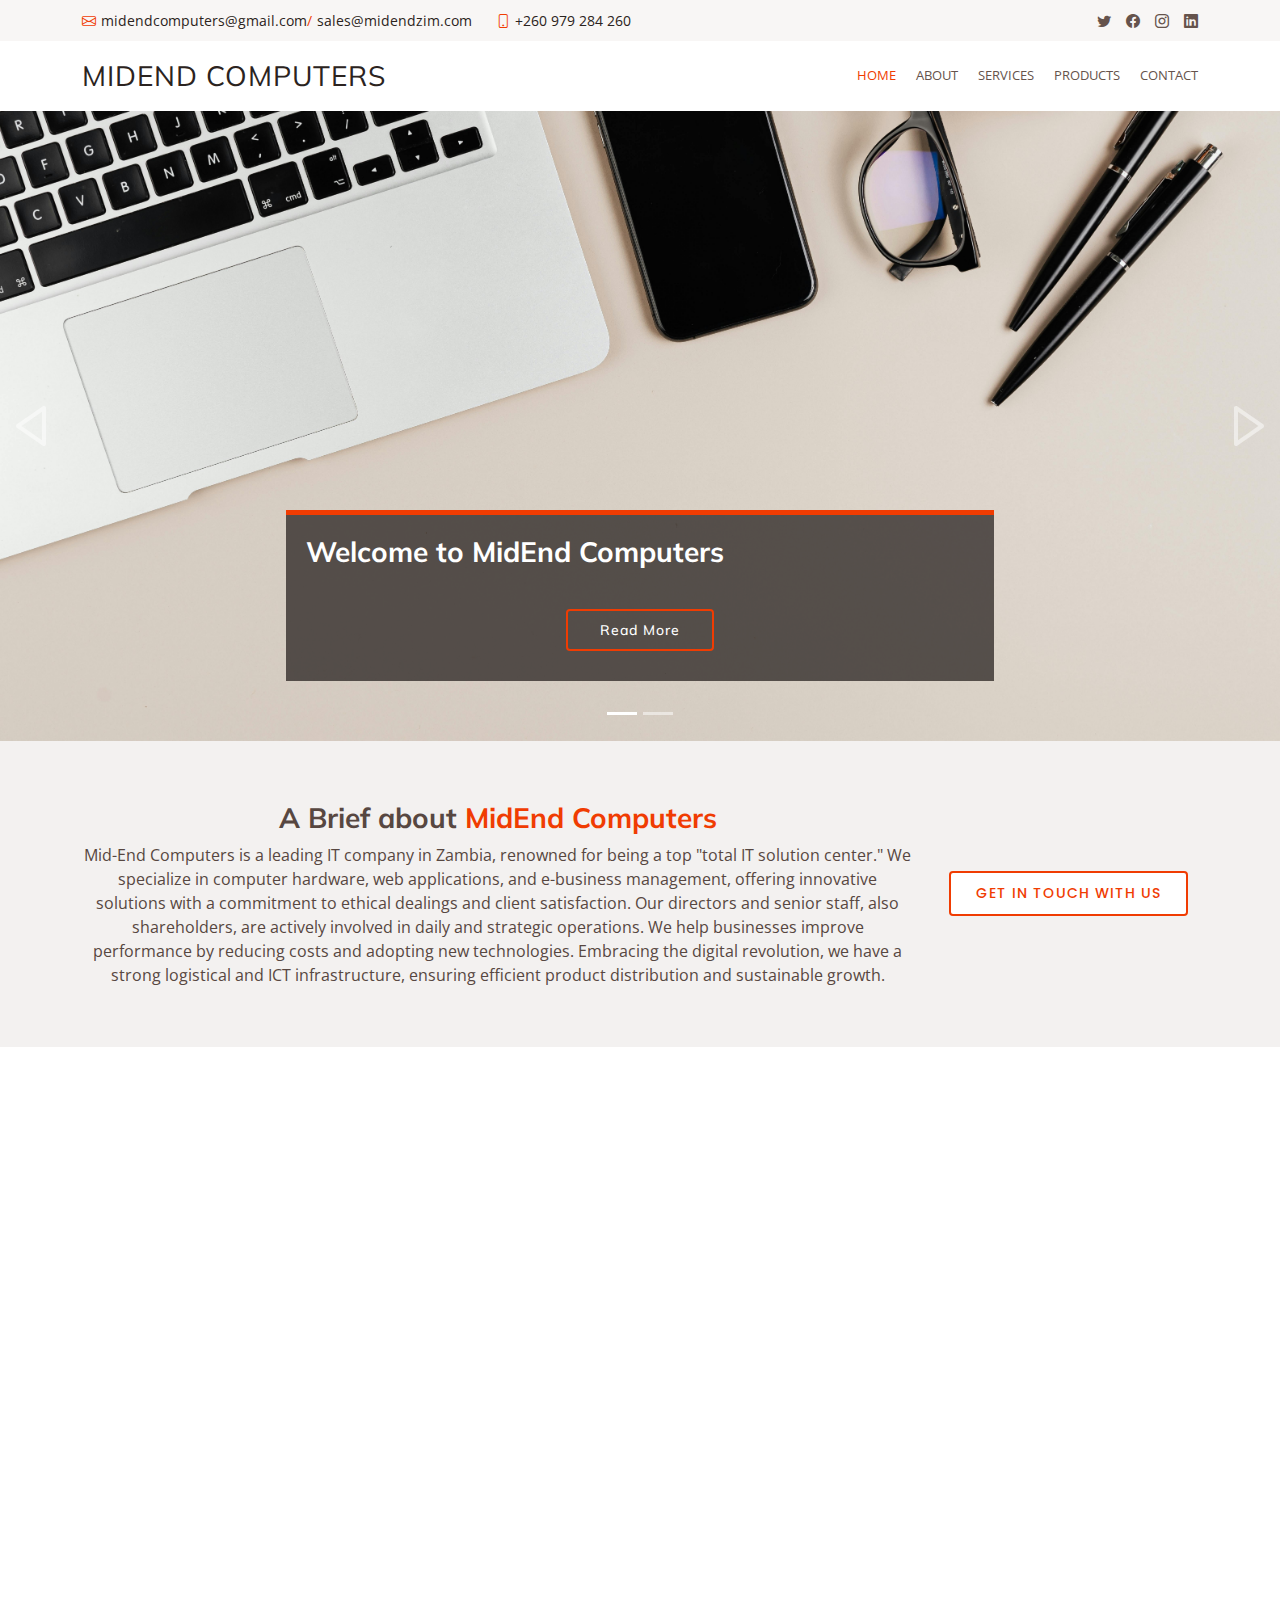
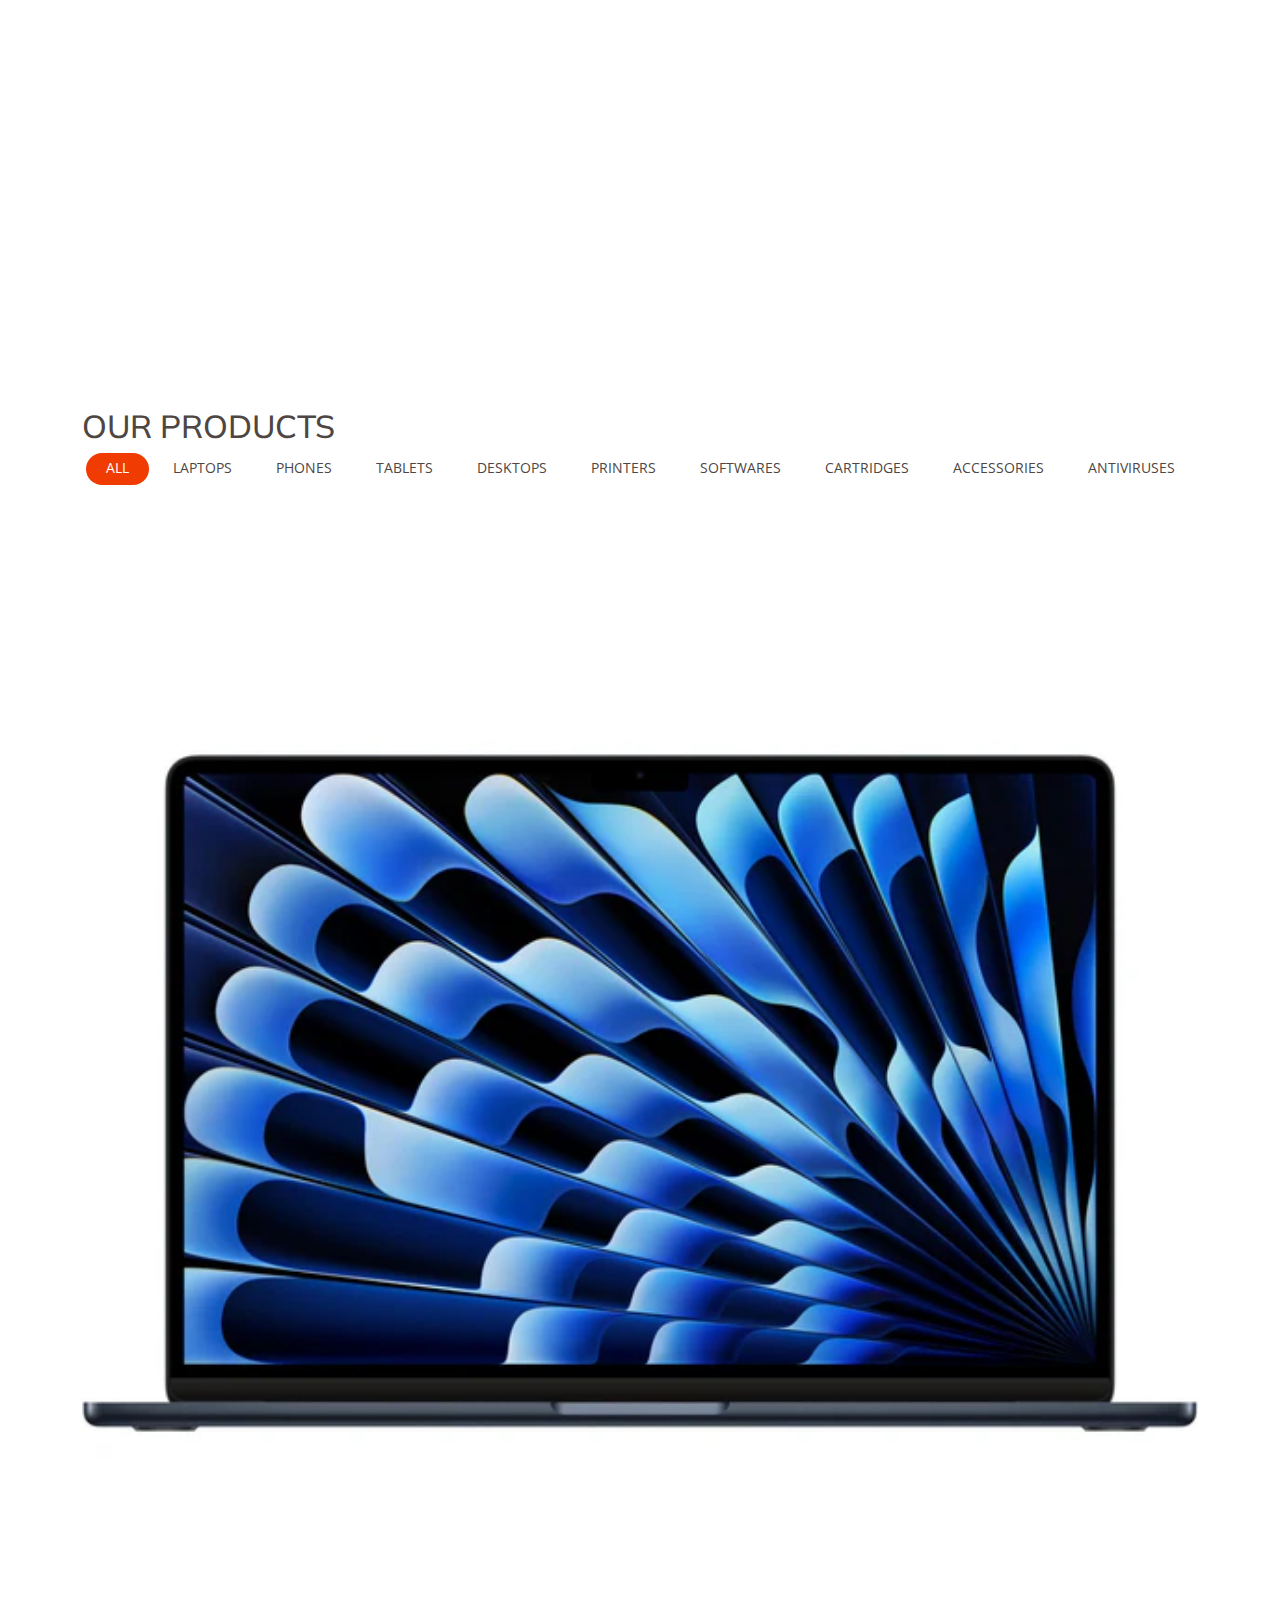
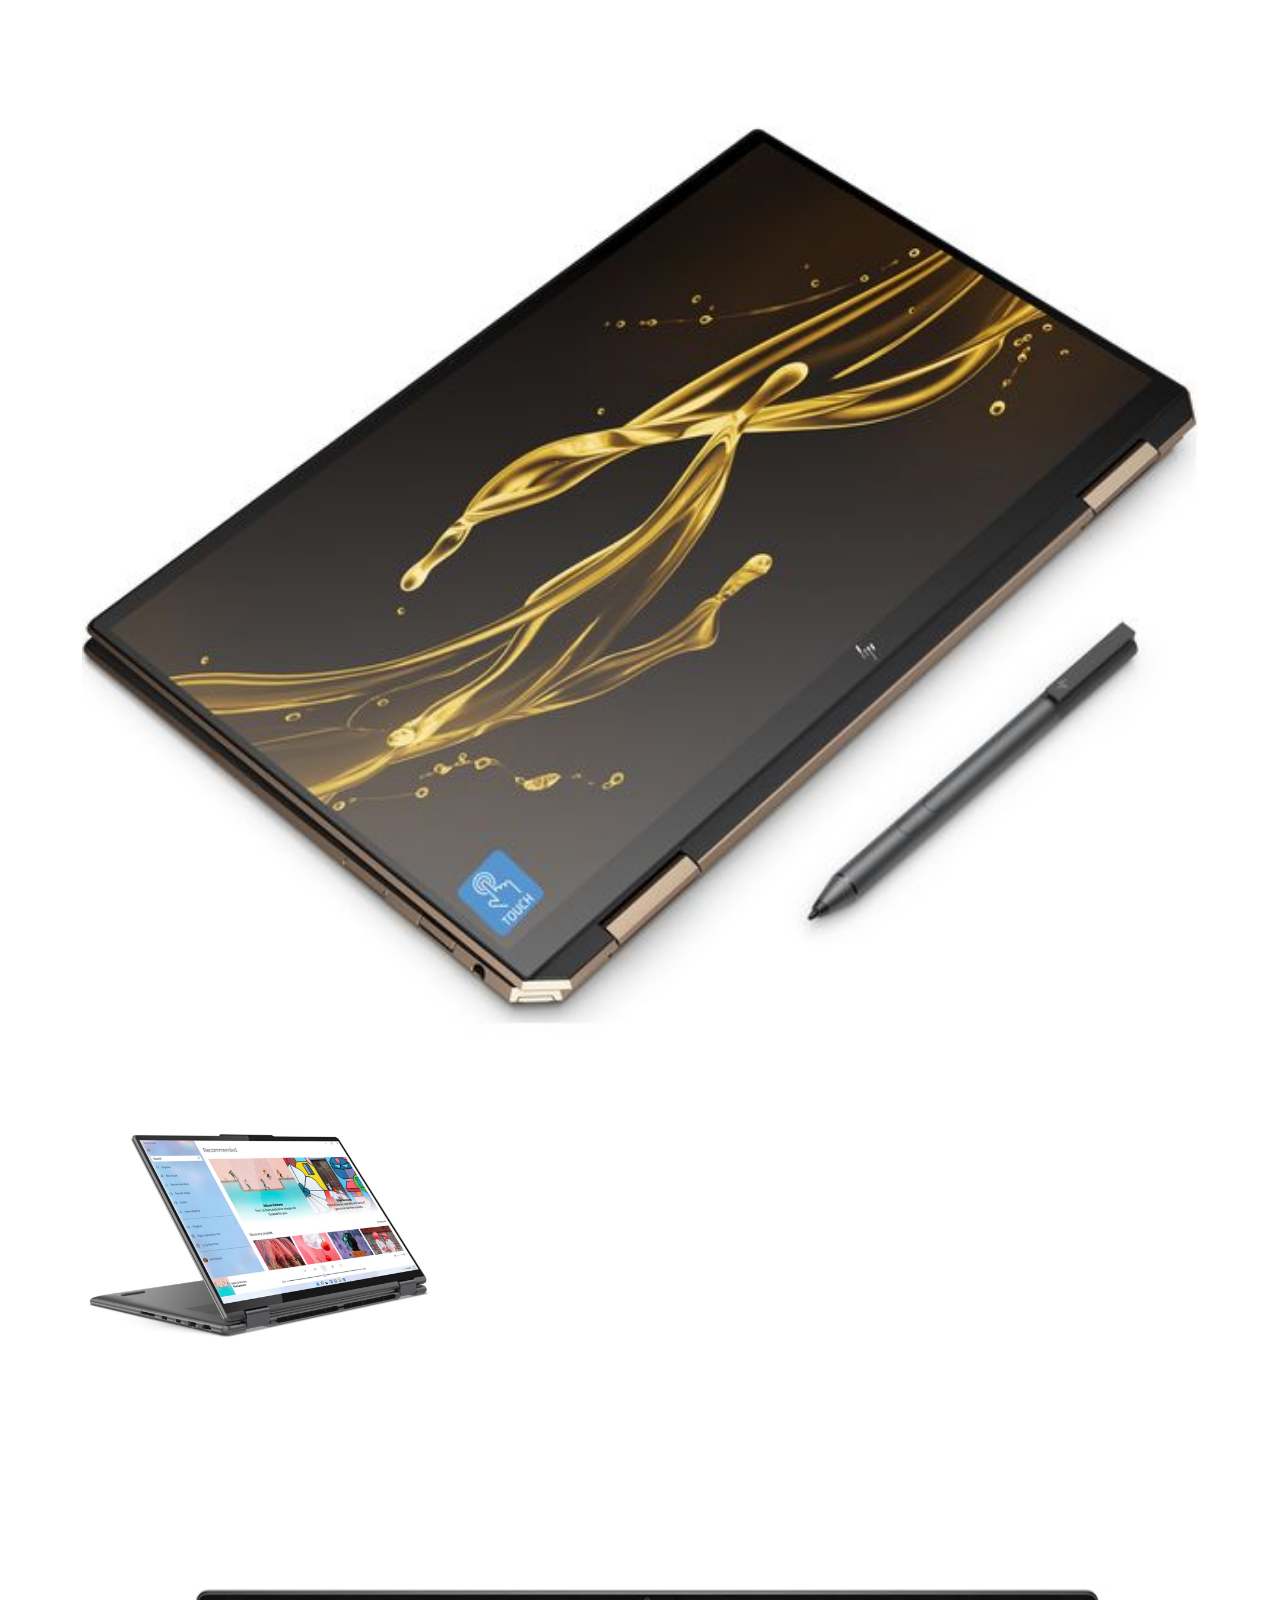
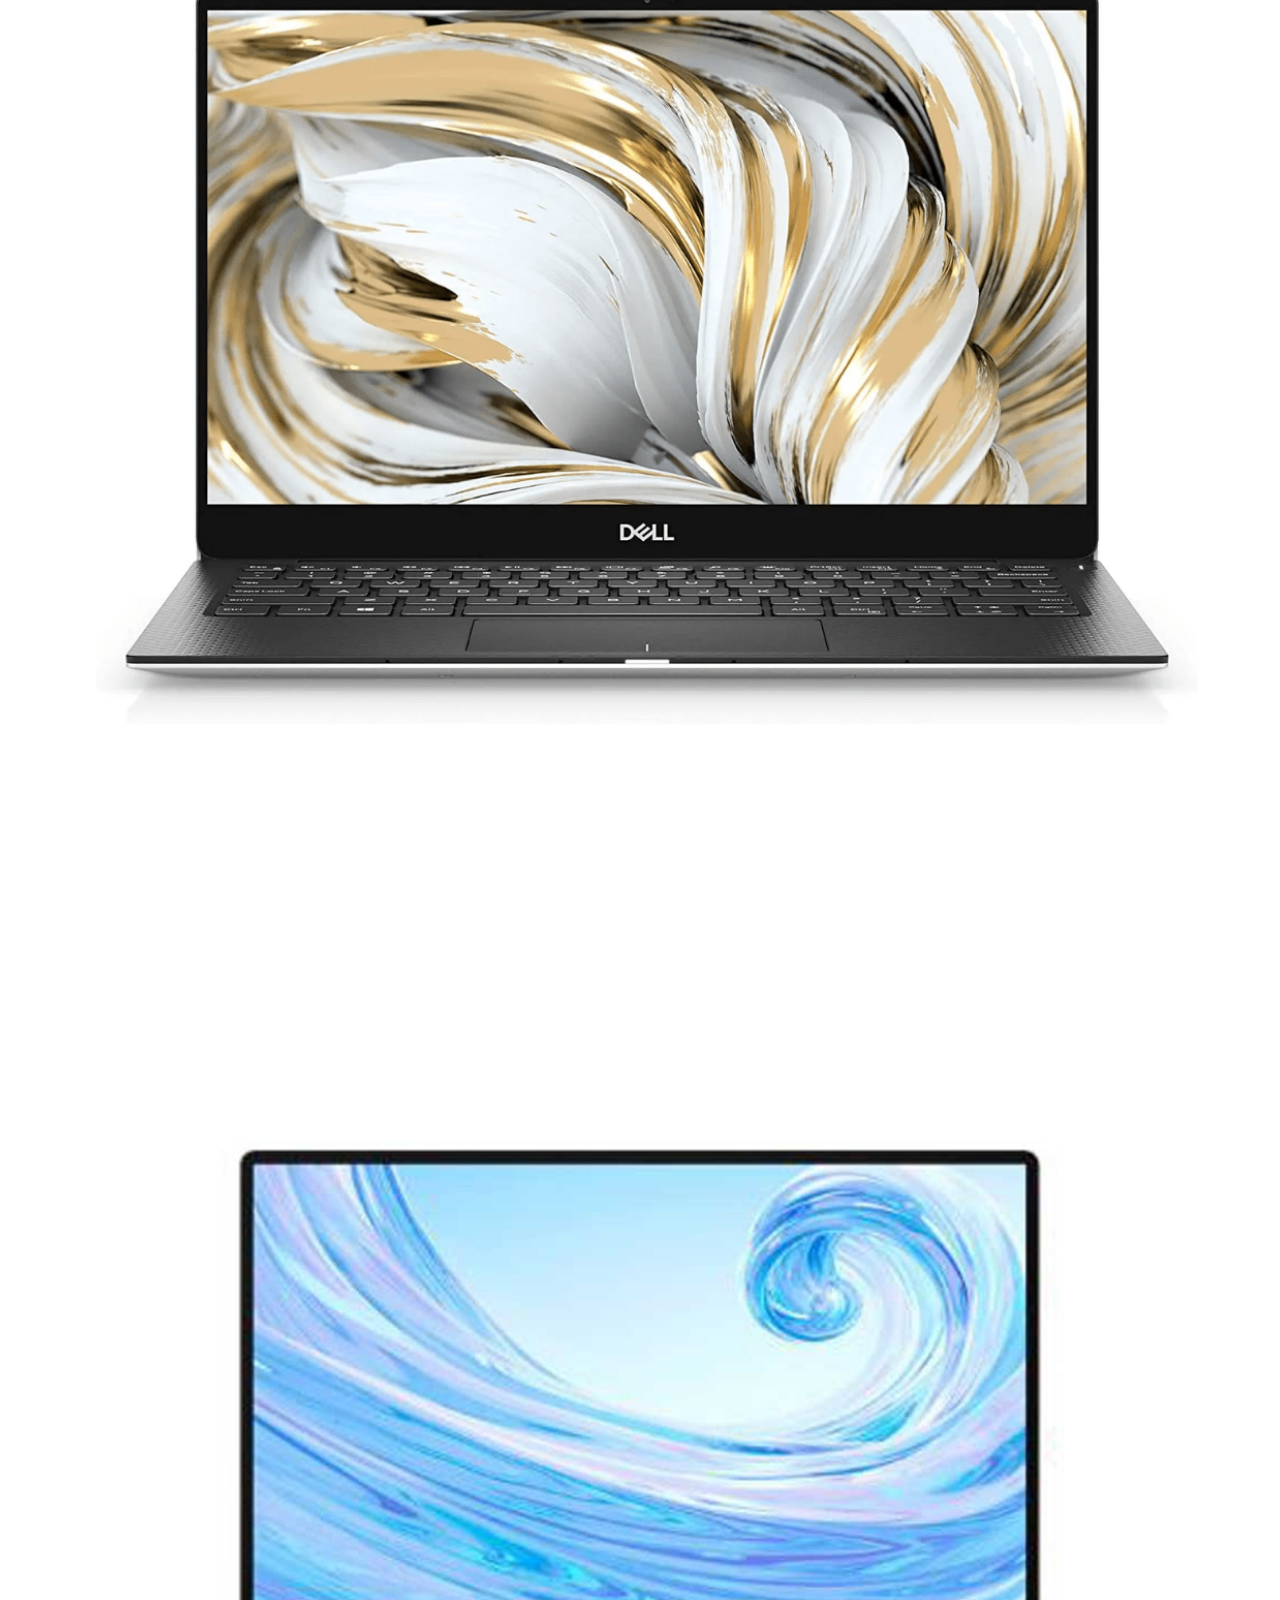
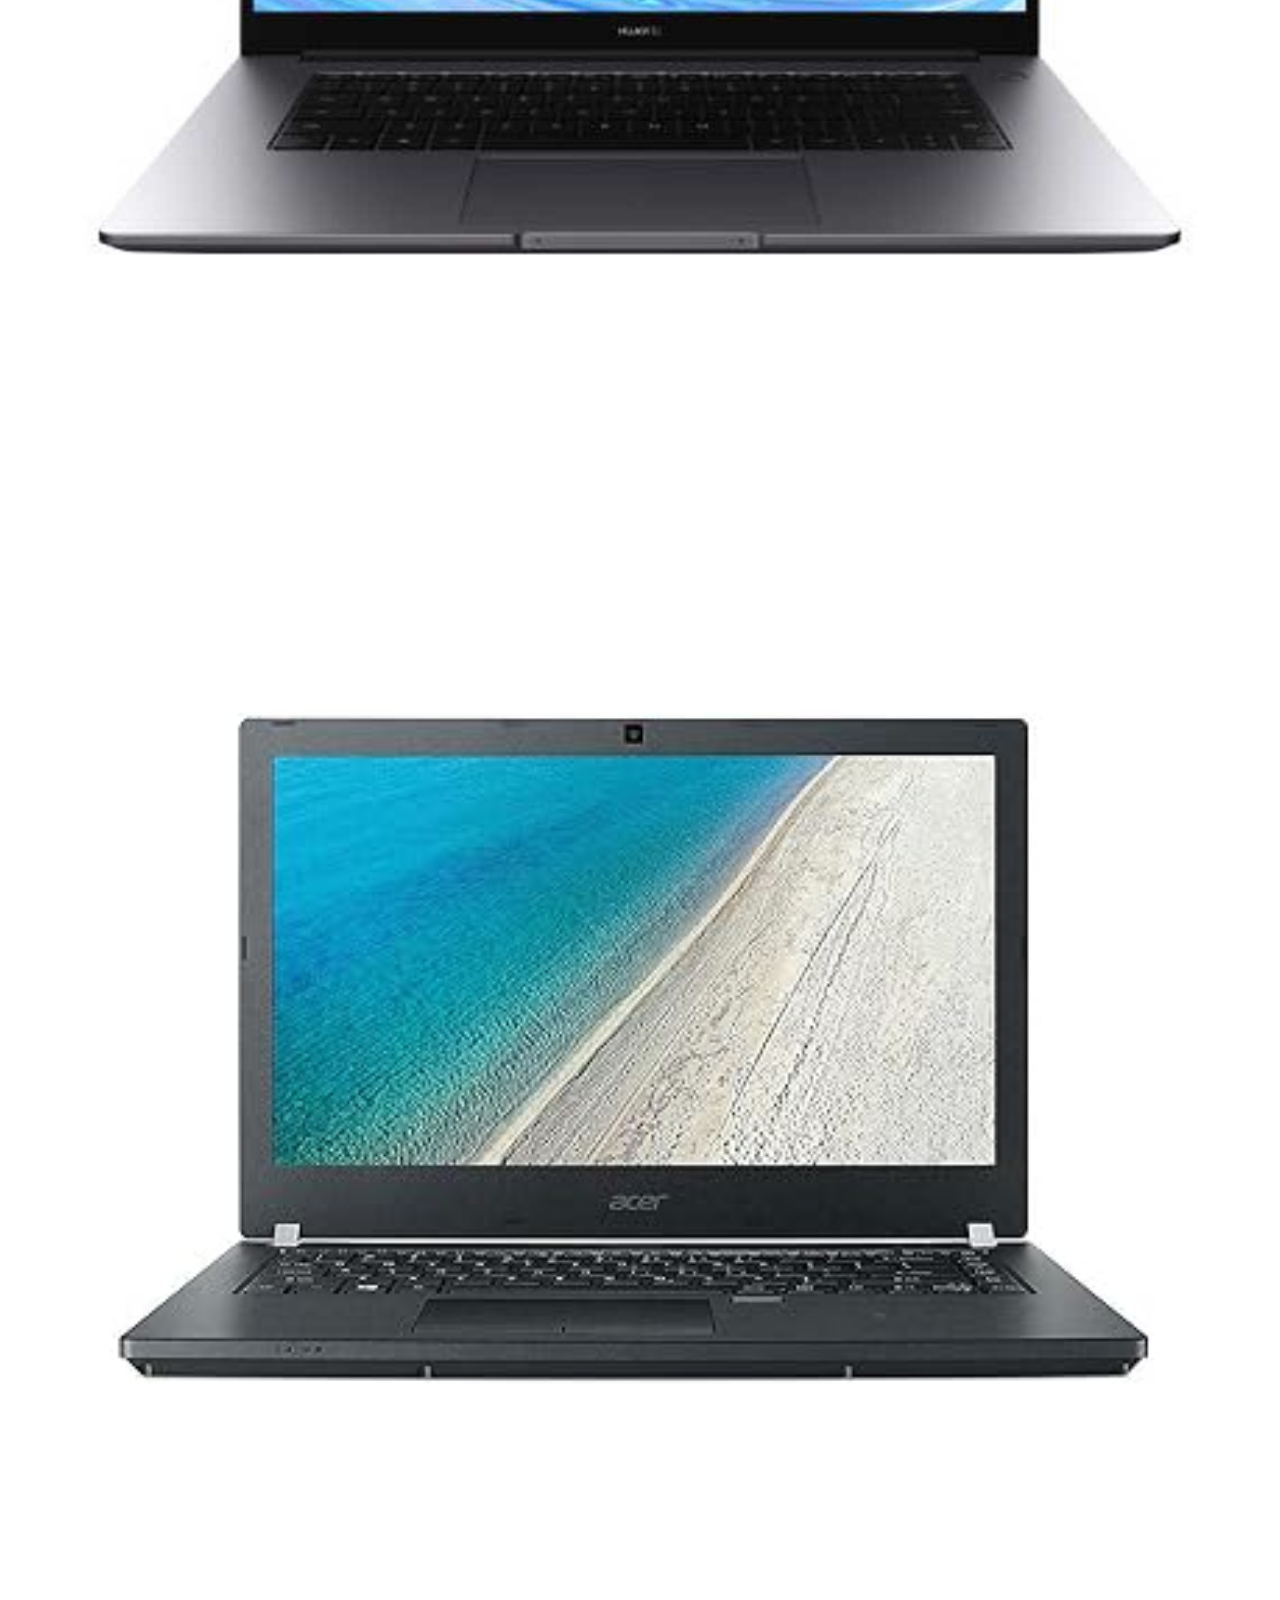
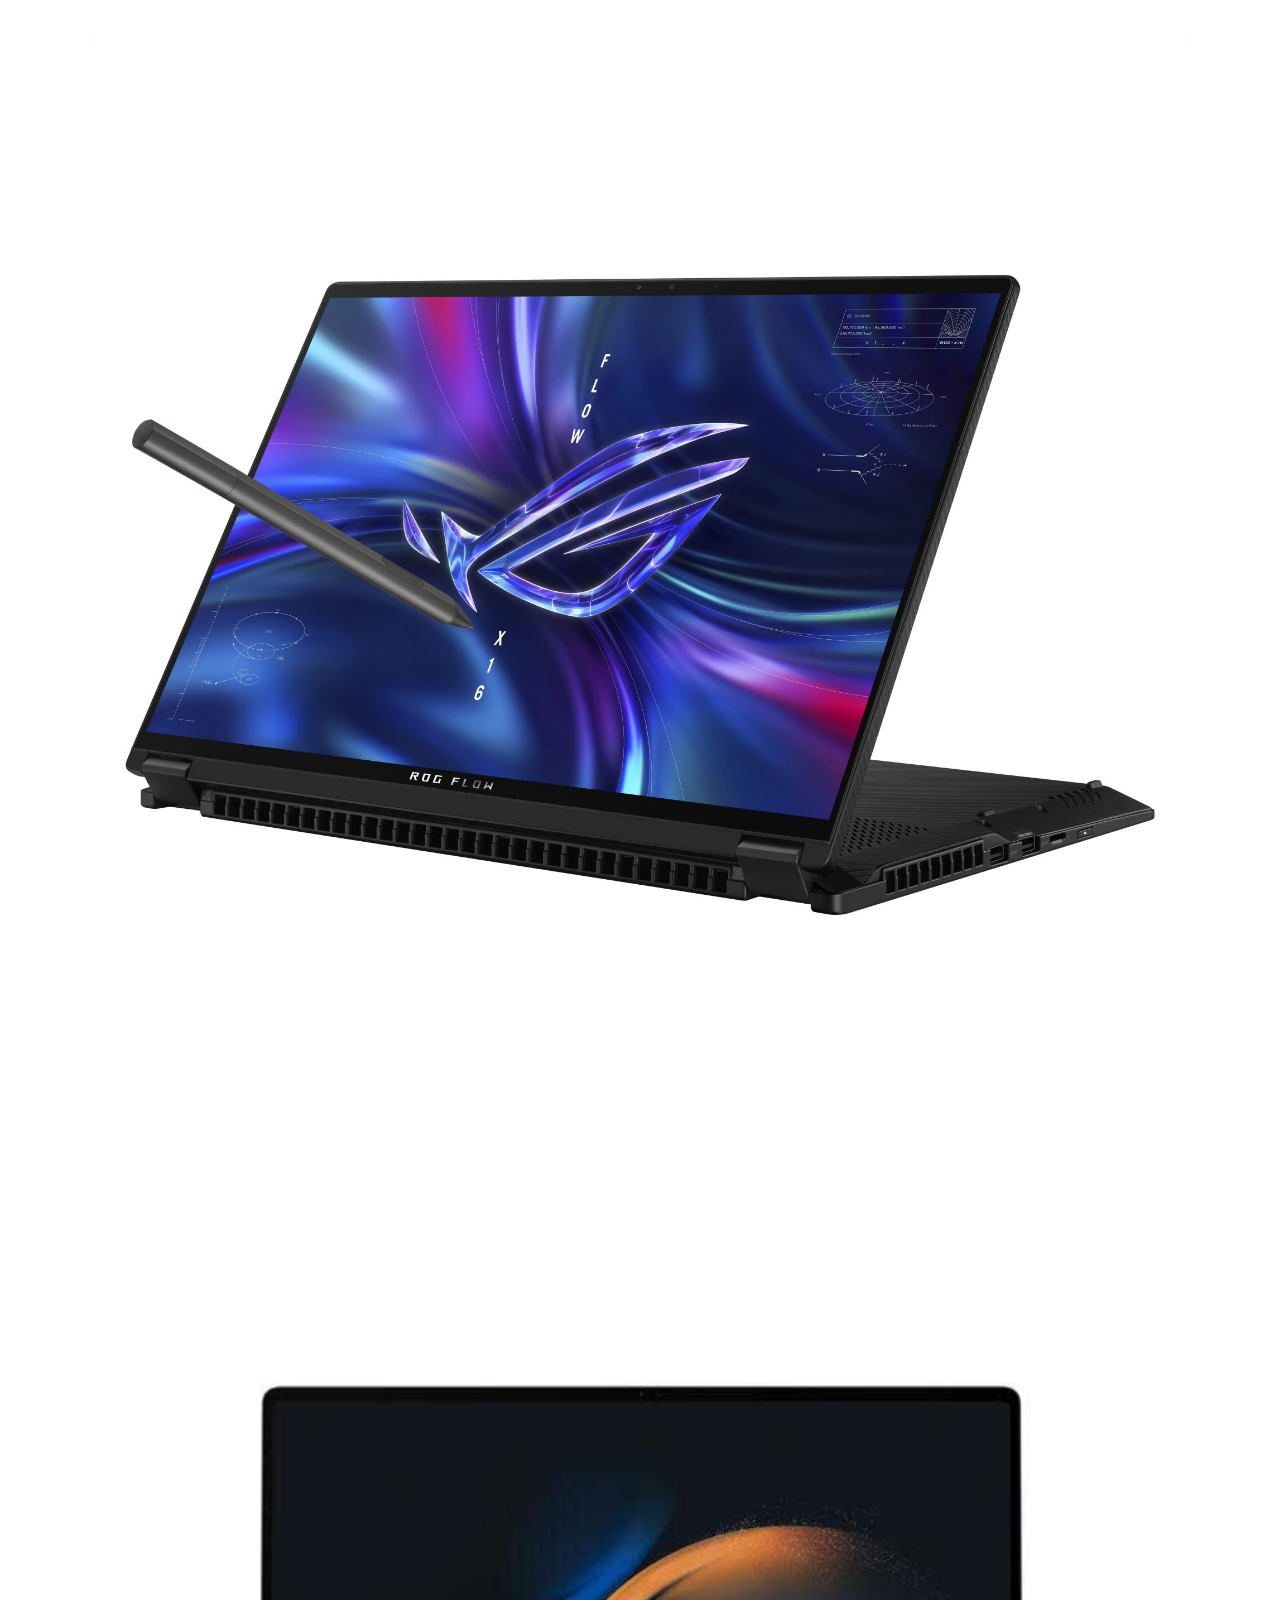
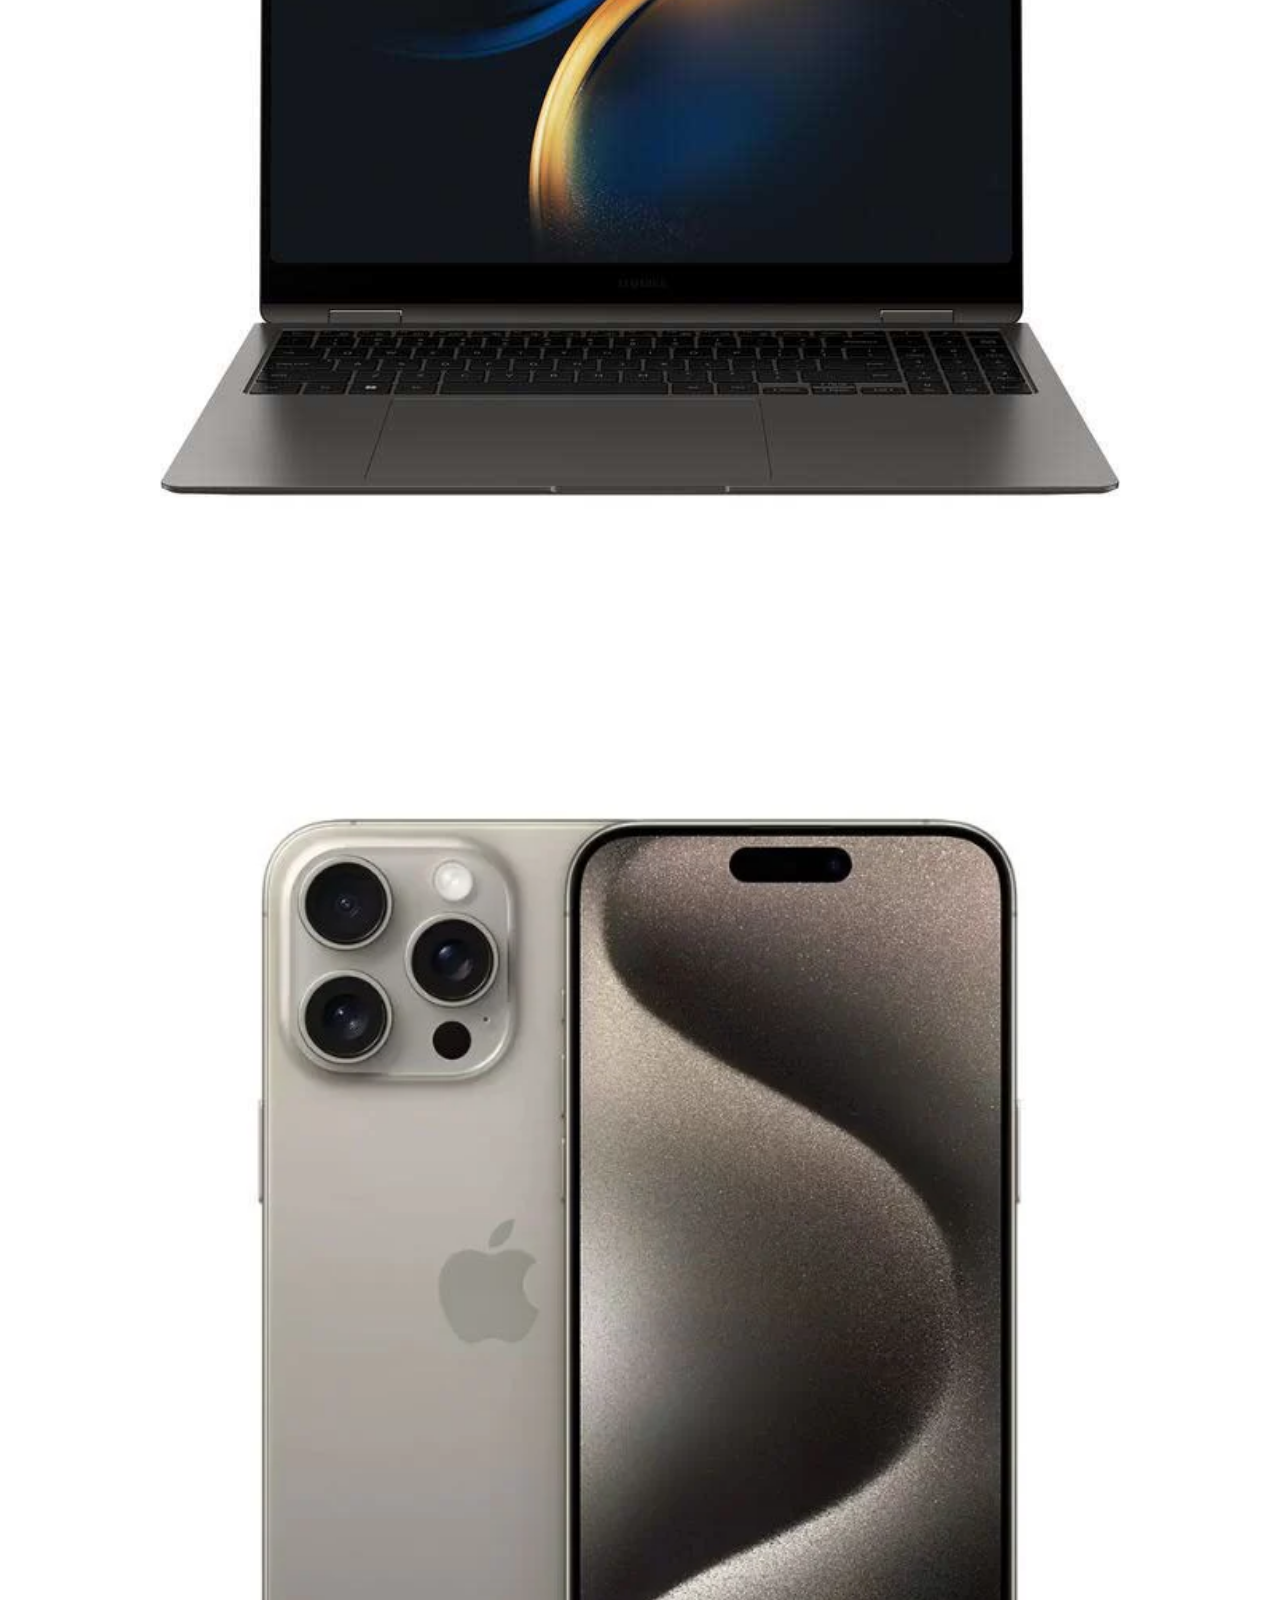
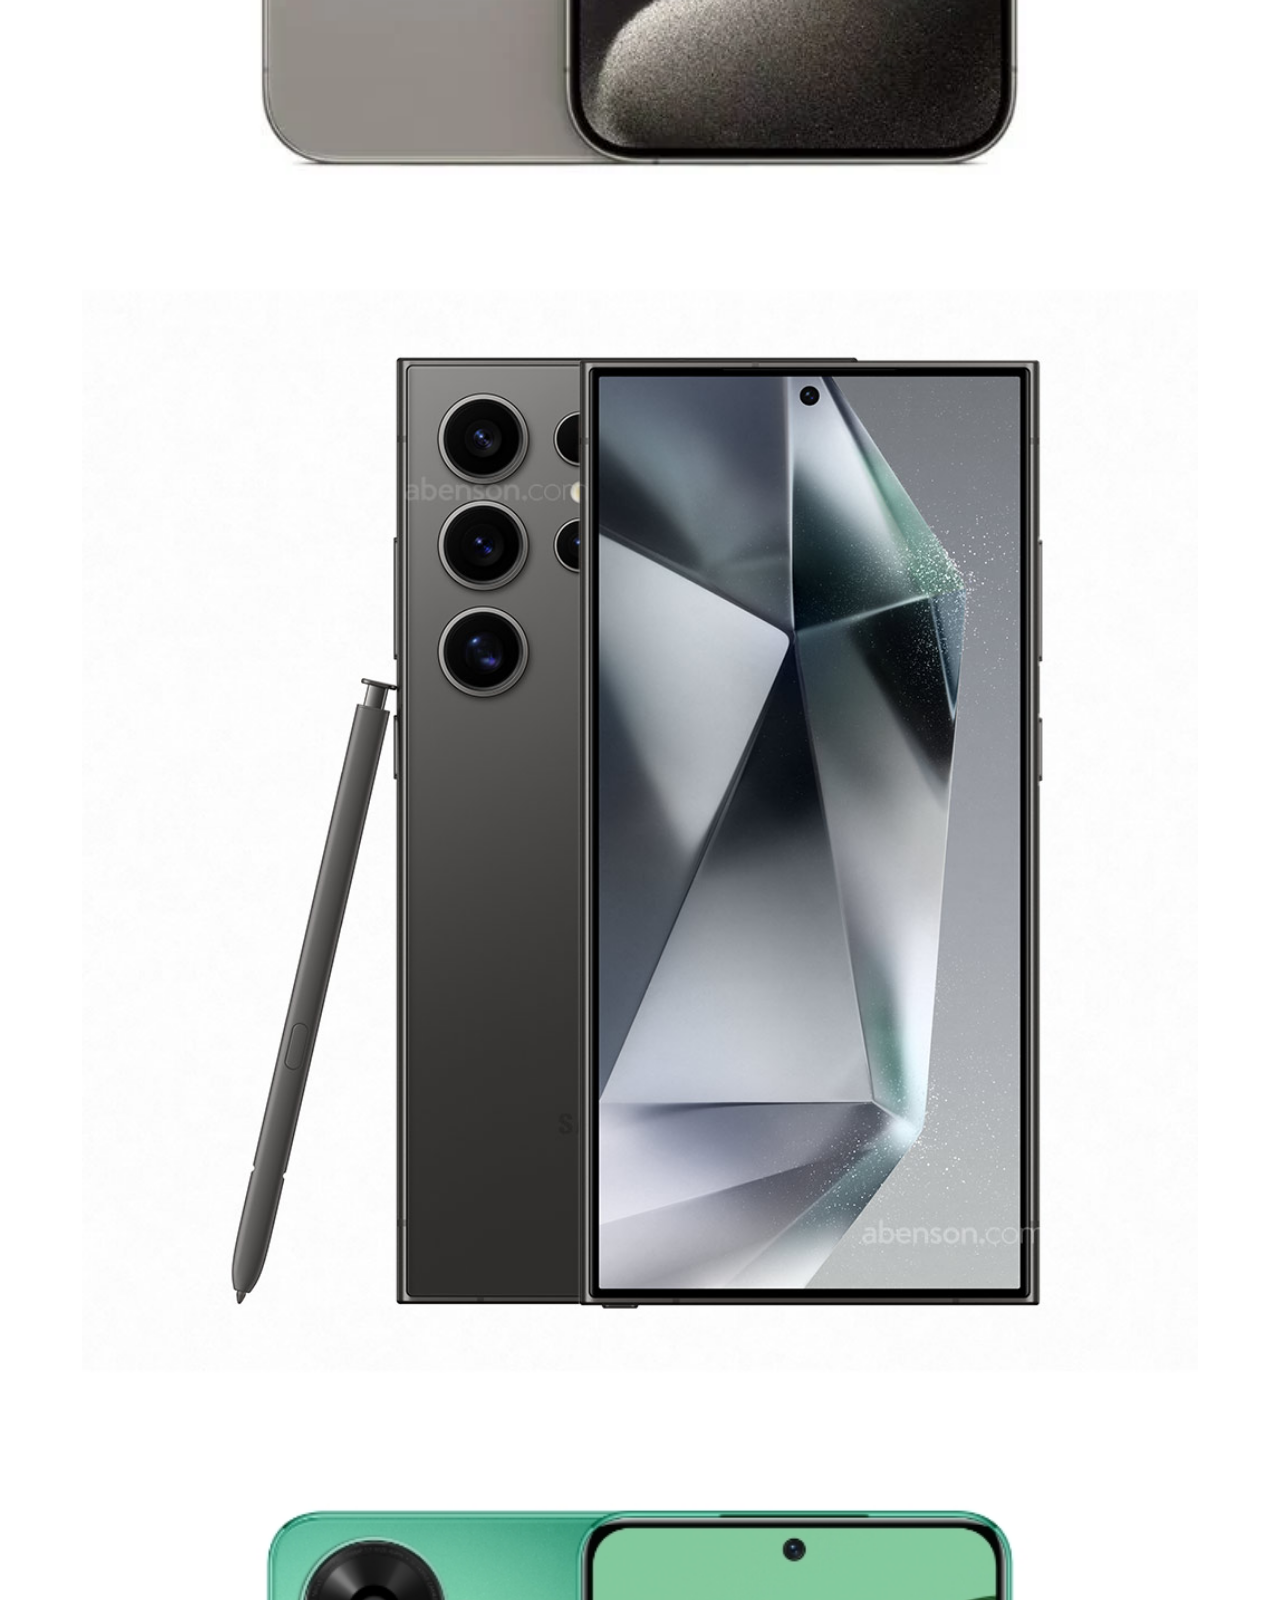
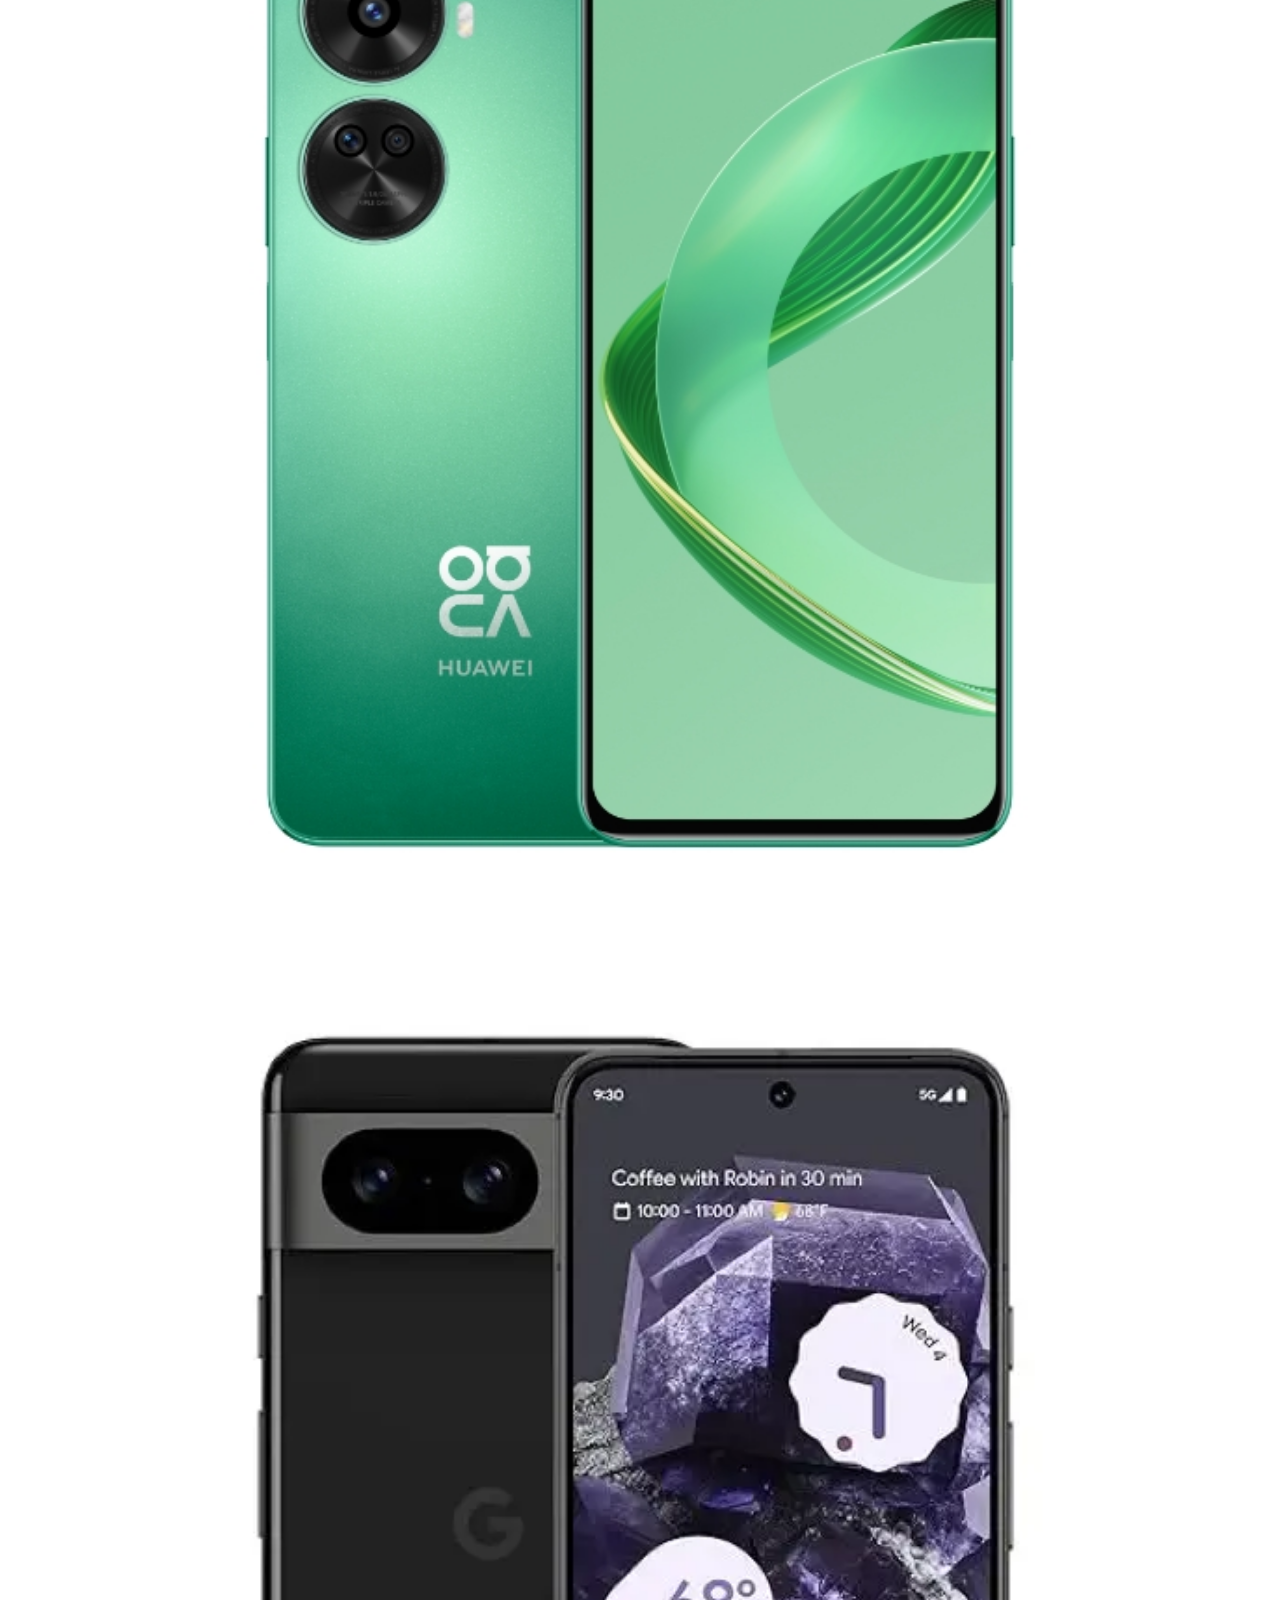
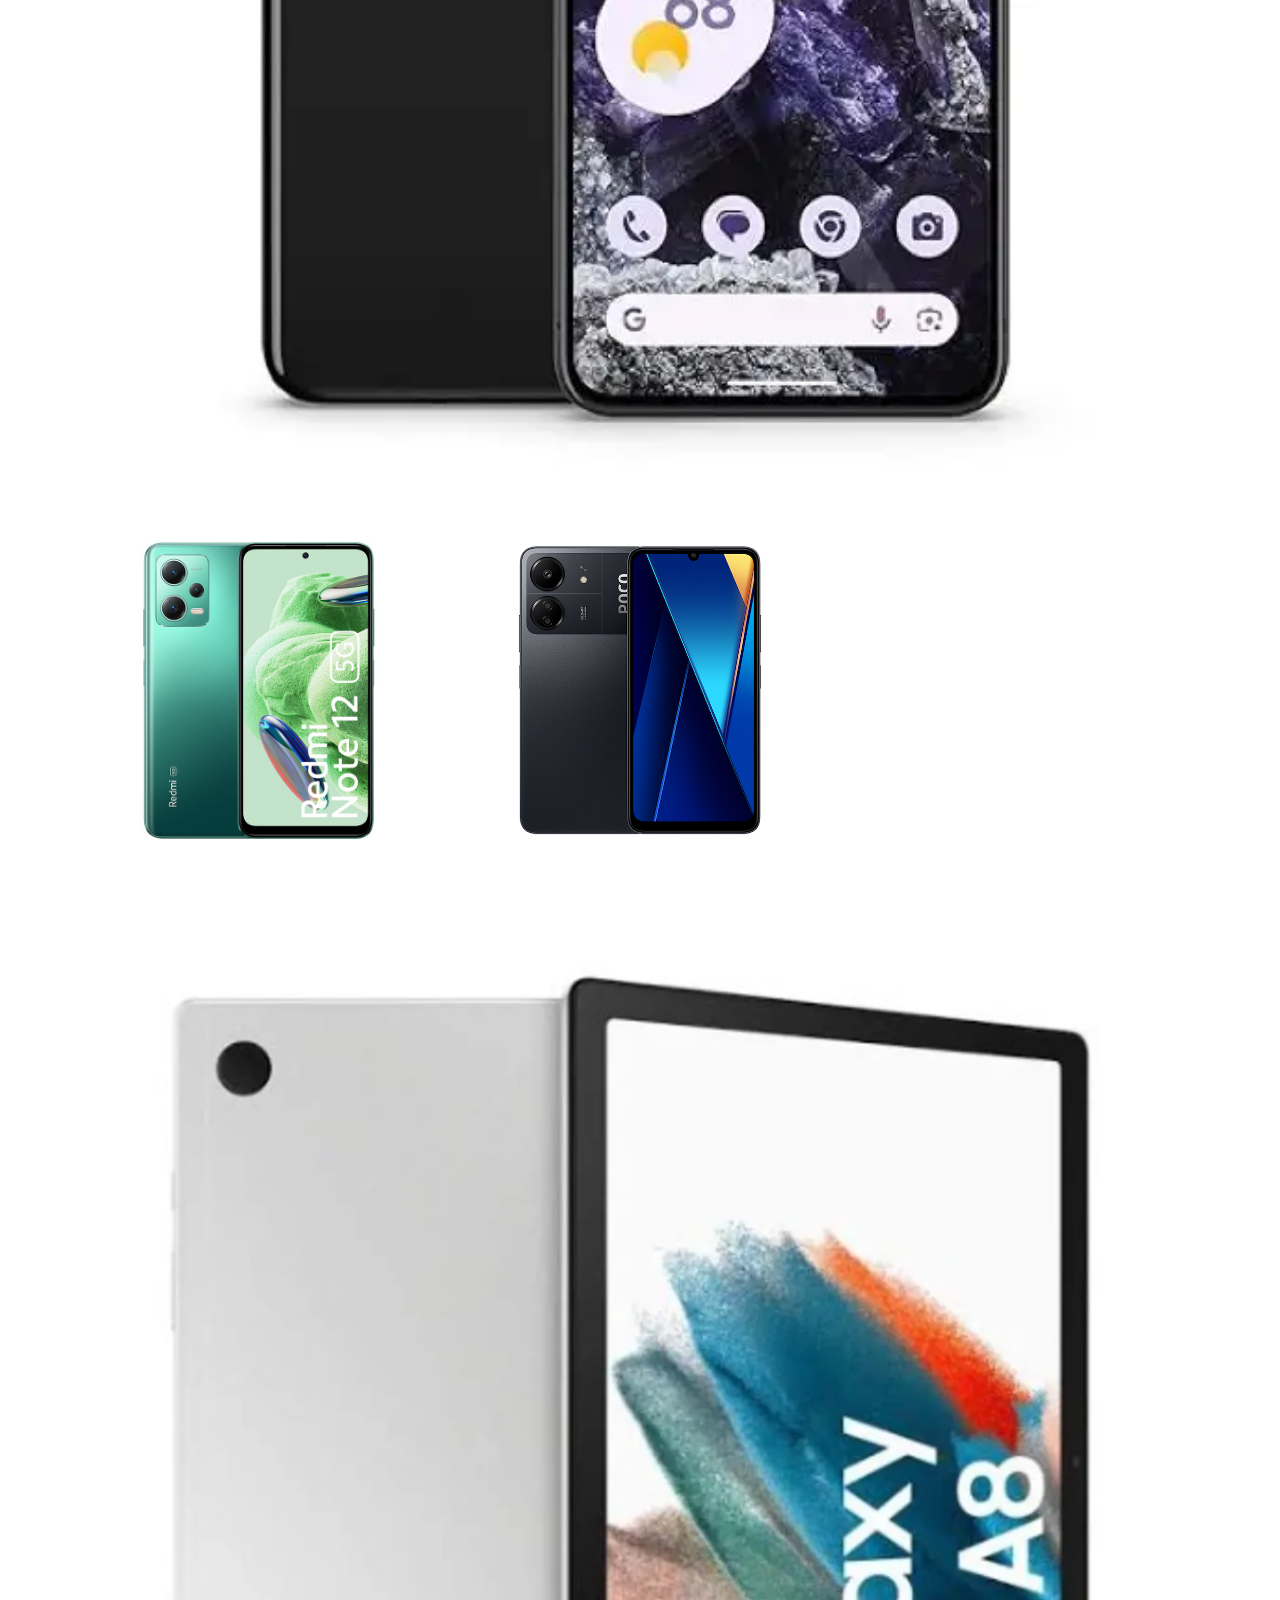
<file: index.html>
<!DOCTYPE html>
<html lang="en">

<head>
  <meta charset="utf-8">
  <meta content="width=device-width, initial-scale=1.0" name="viewport">

  <title>MidEnd Computers</title>
  <meta content="" name="description">
  <meta content="" name="keywords">

  <!-- Favicons 
  <link href="assets/img/favicon.png" rel="icon">
  <link href="assets/img/apple-touch-icon.png" rel="apple-touch-icon">-->

  <!-- Google Fonts -->
  <link href="https://fonts.googleapis.com/css?family=Open+Sans:300,300i,400,400i,600,600i,700,700i|Muli:300,300i,400,400i,500,500i,600,600i,700,700i|Poppins:300,300i,400,400i,500,500i,600,600i,700,700i" rel="stylesheet">

  <!-- Vendor CSS Files -->
  <link rel="stylesheet" href="https://cdnjs.cloudflare.com/ajax/libs/font-awesome/6.4.0/css/all.min.css">
  <link href="assets/vendor/animate.css/animate.min.css" rel="stylesheet">
  <link href="assets/vendor/aos/aos.css" rel="stylesheet">
  <link href="assets/vendor/bootstrap/css/bootstrap.min.css" rel="stylesheet">
  <link href="assets/vendor/bootstrap-icons/bootstrap-icons.css" rel="stylesheet">
  <link href="assets/vendor/boxicons/css/boxicons.min.css" rel="stylesheet">
  <link href="assets/vendor/glightbox/css/glightbox.min.css" rel="stylesheet">
  <link href="assets/vendor/swiper/swiper-bundle.min.css" rel="stylesheet">

  <!-- Template Main CSS File -->
  <link href="assets/css/style.css" rel="stylesheet">

  <!-- =======================================================
  * Template Name: Flattern
  * Template URL: https://bootstrapmade.com/flattern-multipurpose-bootstrap-template/
  * Updated: Mar 17 2024 with Bootstrap v5.3.3
  * Author: BootstrapMade.com
  * License: https://bootstrapmade.com/license/
  ======================================================== -->
</head>

<body>

  <!-- ======= Top Bar ======= -->
  <section id="topbar" class="d-flex align-items-center">
    <div class="container d-flex justify-content-center justify-content-md-between">
      <div class="contact-info d-flex align-items-center">
        <i class="bi bi-envelope d-flex align-items-center"><a href="mailto:midendcomputers@gmail.com">midendcomputers@gmail.com </a> / <a href="mailto:sales@midendzim.com">sales@midendzim.com</a></i>
        <i class="bi bi-phone d-flex align-items-center ms-4"><span>+260 979 284 260</span></i>
      </div>
      <div class="social-links d-none d-md-flex align-items-center">
        <a href="#" class="twitter"><i class="bi bi-twitter"></i></a>
        <a href="#" class="facebook"><i class="bi bi-facebook"></i></a>
        <a href="#" class="instagram"><i class="bi bi-instagram"></i></a>
        <a href="#" class="linkedin"><i class="bi bi-linkedin"></i></i></a>
      </div>
    </div>
  </section>

  <!-- ======= Header ======= -->
  <header id="header" class="d-flex align-items-center">
    <div class="container d-flex justify-content-between">

      <div class="logo">
        <h1 class="text-light"><a href="index.html">MidEnd Computers</a></h1>
        <!-- Uncomment below if you prefer to use an image logo -->
        <!-- <a href="index.html"><img src="assets/img/logo.png" alt="" class="img-fluid"></a>-->
      </div>

      <nav id="navbar" class="navbar">
        <ul>
          <li><a class="active" href="index.html">Home</a></li>
          <li><a href="about.html">About</a></li>
          <li><a href="services.html">Services</a></li>
          <li><a href="products.html">Products</a></li>
          <li><a href="contact.html">Contact</a></li>
        </ul>
        <i class="bi bi-list mobile-nav-toggle"></i>
      </nav><!-- .navbar -->

    </div>
  </header><!-- End Header -->

  <!-- ======= Hero Section ======= -->
  <section id="hero">
    <div id="heroCarousel" data-bs-interval="5000" class="carousel slide carousel-fade" data-bs-ride="carousel">

      <div class="carousel-inner" role="listbox">

        <!-- Slide 1 -->
        <div class="carousel-item active" style="background-image: url(assets/img/slide/pexels-karolina-grabowska-5208873.jpg);">
          <div class="carousel-container">
            <div class="carousel-content animate__animated animate__fadeInUp">
              <h2>Welcome to <span>MidEnd Computers</span></h2>
              <div class="text-center"><a href="about.html" class="btn-get-started">Read More</a></div>
            </div>
          </div>
        </div>

        <!-- Slide 2 -->
        <div class="carousel-item" style="background-image: url(assets/img/slide/pexels-luna-lovegood-4087394.jpg);">
          <div class="carousel-container">
            <div class="carousel-content animate__animated animate__fadeInUp">
              <h2>Discover Top-notch Gadgets at Wallet-friendly Prices!</h2>
              <div class="text-center"><a href="" class="btn-get-started">Read More</a></div>
            </div>
          </div>
        </div>
      <!-- Slide 3 -->
      <!--  
        <div class="carousel-item" style="background-image: url(assets/img/slide/slide-3.jpg);">
          <div class="carousel-container">
            <div class="carousel-content animate__animated animate__fadeInUp">
              <h2>Sequi ea ut et est quaerat</h2>
              <div class="text-center"><a href="" class="btn-get-started">Read More</a></div>
            </div>
          </div>
        </div>-->


      </div>

      <a class="carousel-control-prev" href="#heroCarousel" role="button" data-bs-slide="prev">
        <span class="carousel-control-prev-icon bx bx-left-arrow" aria-hidden="true"></span>
      </a>

      <a class="carousel-control-next" href="#heroCarousel" role="button" data-bs-slide="next">
        <span class="carousel-control-next-icon bx bx-right-arrow" aria-hidden="true"></span>
      </a>

      <ol class="carousel-indicators" id="hero-carousel-indicators"></ol>

    </div>
  </section><!-- End Hero -->

  <main id="main">

    <!-- ======= Cta Section ======= -->
    <section id="cta" class="cta">
      <div class="container">

        <div class="row">
          <div class="col-lg-9 text-center text-lg-left">
            <h3>A Brief about <span>MidEnd Computers</span></h3>
            <p>Mid-End Computers is a leading IT company in Zambia, renowned for being a top "total IT solution center." We specialize in computer hardware, web applications, and e-business management, offering innovative solutions with a commitment to ethical dealings and client satisfaction. Our directors and senior staff, also shareholders, are actively involved in daily and strategic operations. We help businesses improve performance by reducing costs and adopting new technologies. Embracing the digital revolution, we have a strong logistical and ICT infrastructure, ensuring efficient product distribution and sustainable growth.</p>
          </div>
          <div class="col-lg-3 cta-btn-container text-center">
            <a class="cta-btn align-middle" href="contact.html">Get In Touch With Us</a>
          </div>
        </div>

      </div>
    </section><!-- End Cta Section -->

    <!-- ======= Services Section ======= -->
    <section id="services" class="services">
      <div class="container">

        <div class="row">
          <div class="col-lg-4 col-md-6">
            <div class="icon-box" data-aos="fade-up">
              <div class="icon"><i class="fa-solid fa-network-wired"></i></div>
              <h4 class="title"><a href="">Network Design and Installation</a></h4>
              <p class="description">We provide consultation and project management on the design and installation of reliable, secure, high-volume, standards-based wired and non-wired connections</p>
            </div>
          </div>
          <div class="col-lg-4 col-md-6">
            <div class="icon-box" data-aos="fade-up" data-aos-delay="100">
              <div class="icon"><i class="fa-solid fa-bug"></i></div>
              <h4 class="title"><a href="">Computer repairs and maintainance</a></h4>
              <p class="description">We have a highly trained team which inspect and test your personal computers for issues and resolve any issues that they would have noted, be it hardware issues or software issues.</p>
            </div>
          </div>
          <div class="col-lg-4 col-md-6">
            <div class="icon-box" data-aos="fade-up" data-aos-delay="200">
              <div class="icon"><i class="fa-solid fa-chalkboard-user"></i></div>
              <h4 class="title"><a href="">I.C.T Trainings</a></h4>
              <p class="description">We have a highly trained team which offers trainings on how morden technologies work so that we help your team enhance their ICT skills.</p>
            </div>
          </div>
          <div class="col-lg-4 col-md-6">
            <div class="icon-box" data-aos="fade-up" data-aos-delay="200">
              <div class="icon"><i class="fa-brands fa-centos"></i></div>
              <h4 class="title"><a href="">IT Systems Consultancy</a></h4>
              <p class="description">We have many professionals ready for assisting and advising you and your team on technology and IT-related systems.</p>
            </div>
          </div>

          <div class="col-lg-4 col-md-6">
            <div class="icon-box" data-aos="fade-up" data-aos-delay="200">
              <div class="icon"><i class="fa-solid fa-code"></i></div>
              <h4 class="title"><a href="">Website development</a></h4>
              <p class="description">Building a website goes beyond just design. Mid-End Computers tackles all aspects, from user-friendly interfaces and functionality to database management and marketing strategies.</p>
            </div>
          </div>
          <div class="col-lg-4 col-md-6">
            <div class="icon-box" data-aos="fade-up" data-aos-delay="200">
              <div class="icon"><i class="fa-solid fa-blog"></i></div>
              <h4 class="title"><a href="">Hosting</a></h4>
              <p class="description">Mid-End Computers provides local & international website hosting.
                We recommend the best fit for your target audience, from speedy local Zimbabwean hosting to global reach through trusted partners.</p>
            </div>
          </div>
          <div class="col-lg-4 col-md-6">
            <div class="icon-box" data-aos="fade-up" data-aos-delay="200">
              <div class="icon"><i class="fa-solid fa-magnifying-glass-dollar"></i></div>
              <h4 class="title"><a href="">Online Marketing</a></h4>
              <p class="description">Leverage the internet's power to grow your business!
                Mid-End Computers offers online marketing solutions from targeted advertising to strategic development, helping you build brand awareness, better serve customers, and achieve your marketing goals.</p>
            </div>
          </div>
          <div class="col-lg-4 col-md-6">
            <div class="icon-box" data-aos="fade-up" data-aos-delay="200">
              <div class="icon"><i class="fa-solid fa-dumpster-fire"></i></div>
              <h4 class="title"><a href="">E-Commerce</a></h4>
              <p class="description">Take your business online!
                Mid-End Computers builds custom e-commerce solutions, crafting online stores, marketing websites, and secure transaction systems to meet all your organization's needs.</p>
            </div>
          </div>

        </div>

      </div>
    </section><!-- End Services Section -->

    <!-- ======= Portfolio Section ======= -->
        <!-- ======= Portfolio Section ======= -->
        <section id="portfolio" class="portfolio">
          <div class="container">
            <h2>OUR PRODUCTS</h2>
            <div class="row">
              <div class="col-lg-12 d-flex justify-content-center">
                <ul id="portfolio-flters">
                  <li data-filter="*" class="filter-active">All</li>
                  <li data-filter=".filter-Laptops">Laptops</li>
                  <li data-filter=".filter-Phones">Phones</li>
                  <li data-filter=".filter-Tablets">Tablets</li>
                  <li data-filter=".filter-Desktops">Desktops</li>
                  <li data-filter=".filter-Printers">Printers</li>
                  <li data-filter=".filter-Softwares">Softwares</li>
                  <li data-filter=".filter-Cartridges">Cartridges</li>
                  <li data-filter=".filter-Accesories">Accessories</li>
                  <li data-filter=".filter-Antiviruses">Antiviruses</li>
                  
                </ul>
              </div>
            </div>
    
            <div class="row portfolio-container">          
  
              <div class=" portfolio-item filter-Laptops">
                <div class="portfolio-wrap" style="width: 100%; height: 100%;">
                  <img src="assets/img/Products/Laptops/Macbook-Pro/686766-Product-0-I-638451970325003284_600x600.webp" class="img-fluid" alt="" style="width: 100%; height: 100%;">
                  <div class="portfolio-info">
                    <h4>Macbook</h4>
                    <p>We have got a wide range of Macbooks in stock</p>
                  </div>
                </div>
              </div>

              <div class=" portfolio-item filter-Laptops">
                <div class="portfolio-wrap" style="width: 100%; height: 100%;">
                  <img src="assets/img/Products/Laptops/Spectre/HP-Spectre-x360-21.jpg" class="img-fluid" alt="" style="width: 100%; height: 100%;">
                  <div class="portfolio-info">
                    <h4>HP</h4>
                    <p>We have got a wide range of HP laptops in stock</p>
                  </div>
                </div>
              </div>

              <div class="col-lg-4 col-md-6 portfolio-item filter-Laptops">
                <div class="portfolio-wrap" style="width: 100%; height: 100%;">
                  <img src="assets/img/Products/Laptops/Lenovo Yoga/yoga7i_01.jpg" class="img-fluid" alt="" style="width: 100%; height: 100%;">
                  <div class="portfolio-info">
                    <h4>Lenovo</h4>
                    <p>We have got a wide range of Lenovo laptops in stock</p>
                  </div>
                </div>
              </div>

              <div class=" portfolio-item filter-Laptops">
                <div class="portfolio-wrap" style="width: 100%; height: 100%;">
                  <img src="assets/img/Products/Laptops/Dell/dell-xps-9305.png" class="img-fluid" alt="" style="width: 100%; height: 100%;">
                  <div class="portfolio-info">
                    <h4>Dell</h4>
                    <p>We have got a wide range of Dell laptops in stock</p>
                  </div>
                </div>
              </div>

              <div class=" portfolio-item filter-Laptops">
                <div class="portfolio-wrap" style="width: 100%; height: 100%;">
                  <img src="assets/img/Products/Laptops/Huawei/huawei-matebook-d15-15.6-i3-10110u-8gb-512gb-ssd-laptop.jpg" class="img-fluid" alt="" style="width: 100%; height: 100%;">
                  <div class="portfolio-info">
                    <h4>Huawei</h4>
                    <p>We have got a wide range of Huawei laptops in stock</p>
                  </div>
                </div>
              </div>

              <div class=" portfolio-item filter-Laptops">
                <div class="portfolio-wrap" style="width: 100%; height: 100%;">
                  <img src="assets/img/Products/Laptops/Acer/63c17639ee249866d72e5b53-acer-travelmate-p449-gaming-laptop-intel.jpg" class="img-fluid" alt="" style="width: 100%; height: 100%;">
                  <div class="portfolio-info">
                    <h4>Acer</h4>
                    <p>We have got a wide range of Acer laptops in stock</p>
                  </div>
                </div>
              </div>


              <div class=" portfolio-item filter-Laptops">
                <div class="portfolio-wrap" style="width: 100%; height: 100%;">
                  <img src="assets/img/Products/Laptops/Asus/718uAeMuzlL.jpg" class="img-fluid" alt="" style="width: 100%; height: 100%;">
                  <div class="portfolio-info">
                    <h4>Asus</h4>
                    <p>We have got a wide range of Asus laptops in stock</p>
                  </div>
                </div>
              </div>
              

              <div class=" portfolio-item filter-Laptops">
                <div class="portfolio-wrap" style="width: 100%; height: 100%;">
                  <img src="assets/img/Products/Laptops/Samsung/samsung-galaxy-book-3-pro-360-16-i7-1370p-16gb-512gb-ssd-laptop.jpg" class="img-fluid" alt="" style="width: 100%; height: 100%;">
                  <div class="portfolio-info">
                    <h4>Samsung</h4>
                    <p>We have got a wide range of Samsung laptops in stock</p>
                  </div>
                </div>
              </div>

              <!--Start Phones-->
              <div class=" portfolio-item filter-Phones">
                <div class="portfolio-wrap" style="width: 100%; height: 100%;">
                  <img src="assets/img/Products/Phones/Iphone/MZXECCeUK0eGpQRvnbcIv45aXknx3GZTYduzmLLl.webp" class="img-fluid" alt="" style="width: 100%; height: 100%;">
                  <div class="portfolio-info">
                    <h4>Apple</h4>
                    <p>We carry a diverse selection of Iphones in our inventory</p>
                  </div>
                </div>
              </div>
              <div class=" portfolio-item filter-Phones">
                <div class="portfolio-wrap" style="width: 100%; height: 100%;">
                  <img src="assets/img/Products/Phones/Samsung/190908_2024.jpg" class="img-fluid" alt="" style="width: 100%; height: 100%;">
                  <div class="portfolio-info">
                    <h4>Samsung</h4>
                    <p>We carry a diverse selection of Samsung mobiles in our inventory</p>
                  </div>
                </div>
              </div>

              <div class=" portfolio-item filter-Phones">
                <div class="portfolio-wrap" style="width: 100%; height: 100%;">
                  <img src="assets/img/Products/Phones/Huawei/nova12-se.jpg" class="img-fluid" alt="" style="width: 100%; height: 100%;">
                  <div class="portfolio-info">
                    <h4>Huawei</h4>
                    <p>We carry a diverse selection of Huawei mobiles in our inventory</p>
                  </div>
                </div>
              </div>

              <div class=" portfolio-item filter-Phones">
                <div class="portfolio-wrap" style="width: 100%; height: 100%;">
                  <img src="assets/img/Products/Phones/Pixel/65ca49f06fcb546d2d4e89c7.webp" class="img-fluid" alt="" style="width: 100%; height: 100%;">
                  <div class="portfolio-info">
                    <h4>Google Pixel</h4>
                    <p>We carry a diverse selection of Google Pixel mobiles in our inventory</p>
                  </div>
                </div>
              </div>

              <div class="col-lg-4 col-md-6 portfolio-item filter-Phones">
                <div class="portfolio-wrap" style="width: 100%; height: 100%;">
                  <img src="assets/img/Products/Phones/Redmi/Redmi-Note-12.jpg" class="img-fluid" alt="" style="width: 100%; height: 100%;">
                  <div class="portfolio-info">
                    <h4>Redmi</h4>
                    <p>We carry a diverse selection of Redmi mobiles in our inventory</p>
                  </div>
                </div>
              </div>

              <div class="col-lg-4 col-md-6 portfolio-item filter-Phones">
                <div class="portfolio-wrap" style="width: 100%; height: 100%;">
                  <img src="assets/img/Products/Phones/Xaomi/Poco-C65-Black.png" class="img-fluid" alt="" style="width: 100%; height: 100%;">
                  <div class="portfolio-info">
                    <h4>Xaomi</h4>
                    <p>We carry a diverse selection of Xaomi mobiles in our inventory</p>
                  </div>
                </div>
              </div>

              <!--Start Tablets-->
              <div class="portfolio-item filter-Tablets">
                <div class="portfolio-wrap" style="width: 100%; height: 100%;">
                  <img src="assets/img/Products/Tablets/Samsung/197813_1673356620.webp" class="img-fluid" alt="" style="width: 100%; height: 100%;">
                  <div class="portfolio-info">
                    <h4>Samsung Tablets</h4>
                    <p>We provide a varied range of Samsung tablets.</p>
                  </div>
                </div>
              </div>
              
              <div class="portfolio-item filter-Tablets">
                <div class="portfolio-wrap" style="width: 100%; height: 100%;">
                  <img src="assets/img/Products/Tablets/Ipad/2021-Apple-11-inch-iPad-Pro-Wi-Fi-2TB-Space-Gray-3rd-Generation_31d1b67b-be21-4492-b6c3-4533a7997005.9cc9dc004bf1c91226b2d54ff1a4b042.webp" class="img-fluid" alt="" style="width: 100%; height: 100%;">
                  <div class="portfolio-info">
                    <h4>Ipads</h4>
                    <p>We provide a varied range of Ipads.</p>
                  </div>
                </div>
              </div>
              
              <div class="portfolio-item filter-Tablets">
                <div class="portfolio-wrap" style="width: 100%; height: 100%;">
                  <img src="assets/img/Products/Tablets/Microsoft/LD0005995289_0005995824_0005995852_0005995927_0005995953.jpg" class="img-fluid" alt="" style="width: 100%; height: 100%;">
                  <div class="portfolio-info">
                    <h4>Microsoft Surface pads</h4>
                    <p>We provide a varied range of Microsoft Surface pads.</p>
                  </div>
                </div>
              </div>
              
              <div class="portfolio-item filter-Tablets">
                <div class="portfolio-wrap" style="width: 100%; height: 100%;">
                  <img src="assets/img/Products/Tablets/Lenovo/Lenovo-M10-Plus-10-3-inch-Tablet-4GB-RAM-128GB-ROM-519022-0._w500_p1_.webp" class="img-fluid" alt="" style="width: 100%; height: 100%;">
                  <div class="portfolio-info">
                    <h4>Lenovo Tablets</h4>
                    <p>We provide a varied range of Lenovo Tablets.</p>
                  </div>
                </div>
              </div>

              <div class="portfolio-item filter-Tablets">
                <div class="portfolio-wrap" style="width: 100%; height: 100%;">
                  <img src="assets/img/Products/Tablets/Huawei/huawei-matepad-11-2023-price-in-pakistan-and-specifications-jpg-600x600.webp" class="img-fluid" alt="" style="width: 100%; height: 100%;">
                  <div class="portfolio-info">
                    <h4>Huawei Matepads</h4>
                    <p>We provide a varied range of Huawei Matepads.</p>
                  </div>
                </div>
              </div>
              <!--Start Desktops-->
              
              <div class="portfolio-item filter-Desktops">
                <div class="portfolio-wrap" style="width: 100%; height: 100%;">
                  <img src="assets/img/Products/Desktops/iMac/Apple-iMac-All-in-One-Desktop-27-inch-5K-3-0GHZ-6-Core-i5-2019-1TB-HD-32GB-RAM-Mac-OS-Used_e5b28272-cc49-4b80-abfe-a50ed69619dd.339ff946d01b3e5e56056013534ef009.webp" class="img-fluid" alt="" style="width: 100%; height: 100%;">
                  <div class="portfolio-info">
                    <h4>Apple</h4>
                    <p>We have a varied assortment of iMacs in stock.</p>
                  </div>
                </div>
              </div>

              <div class="portfolio-item filter-Desktops">
                <div class="portfolio-wrap" style="width: 100%; height: 100%;">
                  <img src="assets/img/Products/Desktops/Dell all in one desktops/Dell7490AIOi52-r.jpg" class="img-fluid" alt="" style="width: 100%; height: 100%;">
                  <div class="portfolio-info">
                    <h4>Dell</h4>
                    <p>We have a varied assortment of Dell Desktops in stock.</p>
                  </div>
                </div>
              </div>

              <div class="portfolio-item filter-Desktops">
                <div class="portfolio-wrap" style="width: 100%; height: 100%;">
                  <img src="assets/img/Products/Desktops/Asus/9ffb46f1-3820-438d-ae30-646c259395d5.518157e97177aa19aeaf886e8c5e7639.webp" class="img-fluid" alt="" style="width: 100%; height: 100%;">
                  <div class="portfolio-info">
                    <h4>ASUS</h4>
                    <p>We have a varied assortment of Asus Desktops in stock.</p>
                  </div>
                </div>
              </div>
              
              <div class="portfolio-item filter-Desktops">
                <div class="portfolio-wrap" style="width: 100%; height: 100%;">
                  <img src="assets/img/Products/Desktops/hp/71DdlzdJRJL.jpg" class="img-fluid" alt="" style="width: 100%; height: 100%;">
                  <div class="portfolio-info">
                    <h4>HP</h4>
                    <p>We have a varied assortment of HP Desktops in stock.</p>
                  </div>
                </div>
              </div>

              <!--start printers-->
              
              <div class="portfolio-item filter-Printers">
                <div class="portfolio-wrap" style="width: 100%; height: 100%;">
                  <img src="assets/img/Products/Printers/HP/000000000001199903_1.jpeg" class="img-fluid" alt="" style="width: 100%; height: 100%;">
                  <div class="portfolio-info">
                    <h4>HP</h4>
                    <p>We have a wide variety of HP printers in our inventory.</p>
                  </div>
                </div>
              </div>

              <div class="portfolio-item filter-Printers">
                <div class="portfolio-wrap" style="width: 100%; height: 100%;">
                  <img src="assets/img/Products/Printers/Canon/pixma-g4470-fra_range_54a2e0bdff16469fab302745c77e1b0a.jpeg" class="img-fluid" alt="" style="width: 100%; height: 100%;">
                  <div class="portfolio-info">
                    <h4>Canon</h4>
                    <p>We have a wide variety of Canon printers in our inventory.</p>
                  </div>
                </div>
              </div>
              
              <div class="portfolio-item filter-Printers">
                <div class="portfolio-wrap" style="width: 100%; height: 100%;">
                  <img src="assets/img/Products/Printers/Epson/epson-printer-l-3250-500x500.webp" class="img-fluid" alt="" style="width: 100%; height: 100%;">
                  <div class="portfolio-info">
                    <h4>EPSON</h4>
                    <p>We have a wide variety of EPSON printers in our inventory.</p>
                  </div>
                </div>
              </div>
              
              <div class="portfolio-item filter-Printers">
                <div class="portfolio-wrap" style="width: 100%; height: 100%;">
                  <img src="assets/img/Products/Printers/Xerox/31RiYcGMoyL._SL500_.jpg" class="img-fluid" alt="" style="width: 100%; height: 100%;">
                  <div class="portfolio-info">
                    <h4>Xerox</h4>
                    <p>We have a wide variety of Xerox printers in our inventory.</p>
                  </div>
                </div>
              </div>

              <!--start softwares-->
              <div class="portfolio-item filter-Softwares">
                <div class="portfolio-wrap" style="width: 100%; height: 100%;">
                  <img src="assets/img/Products/Softwares/Office/microsoft-office-365-software-500x500.webp" class="img-fluid" alt="" style="width: 100%; height: 100%;">
                  <div class="portfolio-info">
                    <h4>Office</h4>
                    <p>We provide installation packages for all Microsoft Office versions.</p>
                  </div>
                </div>
              </div>
              
              <div class="portfolio-item filter-Softwares">
                <div class="portfolio-wrap" style="width: 100%; height: 100%;">
                  <img src="assets/img/Products/Softwares/Windows/qnd0yxjw71k71.webp" class="img-fluid" alt="" style="width: 100%; height: 100%;">
                  <div class="portfolio-info">
                    <h4>Windows</h4>
                    <p>We provide installation packages for all Windows operating system versions.</p>
                  </div>
                </div>
              </div>

              <!--Cartridges start-->
              
              <div class="portfolio-item filter-Cartridges">
                <div class="portfolio-wrap" style="width: 100%; height: 100%;">
                  <img src="assets/img/Products/Cartridges/HPCart/hp-901-black-original-ink-cartridge-500x500.webp" class="img-fluid" alt="" style="width: 100%; height: 100%;">
                  <div class="portfolio-info">
                    <h4>HP Cartridges</h4>
                    <p>We've got a wide range of HP cartridges</p>
                  </div>
                </div>
              </div>
              
              <div class="portfolio-item filter-Cartridges">
                <div class="portfolio-wrap" style="width: 100%; height: 100%;">
                  <img src="assets/img/Products/Cartridges/HPToner/12a-hp-black-original-laserjet-toner-cartridge-500x500.webp" class="img-fluid" alt="" style="width: 100%; height: 100%;">
                  <div class="portfolio-info">
                    <h4>HP Laser Toners</h4>
                    <p>We've got a wide range of HP Toners</p>
                  </div>
                </div>
              </div>
              
              <div class="portfolio-item filter-Cartridges">
                <div class="portfolio-wrap" style="width: 100%; height: 100%;">
                  <img src="assets/img/Products/Cartridges/XeroxCart/xerox-print-cartridges.jpg" class="img-fluid" alt="" style="width: 100%; height: 100%;">
                  <div class="portfolio-info">
                    <h4>Xerox Cartridges</h4>
                    <p>We've got a wide range of Xerox cartridges</p>
                  </div>
                </div>
              </div>
              
              <div class="portfolio-item filter-Cartridges">
                <div class="portfolio-wrap" style="width: 100%; height: 100%;">
                  <img src="assets/img/Products/Cartridges/XeroxToner/jci68yqolmtxflzpbr82.webp" class="img-fluid" alt="" style="width: 100%; height: 100%;">
                  <div class="portfolio-info">
                    <h4>Xerox Toners</h4>
                    <p>We've got a wide range of Xerox Toners</p>
                  </div>
                </div>
              </div>
              
              <div class="portfolio-item filter-Cartridges">
                <div class="portfolio-wrap" style="width: 100%; height: 100%;">
                  <img src="assets/img/Products/Cartridges/CanonCart/canon-original-pg-740-black-ink-cartridge-500x500.webp" class="img-fluid" alt="" style="width: 100%; height: 100%;">
                  <div class="portfolio-info">
                    <h4>Canon cartridges</h4>
                    <p>We've got a wide range of Canon cartridges</p>
                  </div>
                </div>
              </div>
              
              <div class="portfolio-item filter-Cartridges">
                <div class="portfolio-wrap" style="width: 100%; height: 100%;">
                  <img src="assets/img/Products/Cartridges/CanonToner/51WYln9VbzS._AC_SL1000_.jpg" class="img-fluid" alt="" style="width: 100%; height: 100%;">
                  <div class="portfolio-info">
                    <h4>Canon Laser Toners</h4>
                    <p>We've got a wide range of Canon Laser Toners</p>
                  </div>
                </div>
              </div>

              <!--start Antivirises-->

              <div class="portfolio-item filter-Antiviruses">
                <div class="portfolio-wrap" style="width: 100%; height: 100%;">
                  <img src="assets/img/Products/Antivirus/Kaspesky/Kaspersky-Antivirus-1-User.jpg" class="img-fluid" alt="" style="width: 100%; height: 100%;">
                  <div class="portfolio-info">
                    <h4>Kaspersky Antivirus</h4>
                    <p>We provide installation packages for all Kaspersky antivirus versions.</p>
                  </div>
                </div>
              </div>

              <div class="portfolio-item filter-Antiviruses">
                <div class="portfolio-wrap" style="width: 100%; height: 100%;">
                  <img src="assets/img/Products/Antivirus/Eset/OG_image_overview.png" class="img-fluid" alt="" style="width: 100%; height: 100%;">
                  <div class="portfolio-info">
                    <h4>Eset Antivirus</h4>
                    <p>We provide installation packages for all Eset antivirus versions.</p>
                  </div>
                </div>
              </div>

              <div class="portfolio-item filter-Antiviruses">
                <div class="portfolio-wrap" style="width: 100%; height: 100%;">
                  <img src="assets/img/Products/Antivirus/MacAfee/channels4_profile.jpg" class="img-fluid" alt="" style="width: 100%; height: 100%;">
                  <div class="portfolio-info">
                    <h4>MacAfee</h4>
                    <p>We provide installation packages for all MacAfee antivirus versions.</p>
                  </div>
                </div>
              </div>

              <div class="portfolio-item filter-Antiviruses">
                <div class="portfolio-wrap" style="width: 100%; height: 100%;">
                  <img src="assets/img/Products/Antivirus/smadav/smadev.jpg" class="img-fluid" alt="" style="width: 100%; height: 100%;">
                  <div class="portfolio-info">
                    <h4>Smadav antivirus</h4>
                    <p>We provide installation packages for all Smadav antivirus versions.</p>
                  </div>
                </div>
              </div>

              <!--<div class="portfolio-item filter-Antiviruses">
                <div class="portfolio-wrap" style="width: 100%; height: 100%;">
                  <img src="assets/img/Products/Antivirus/Sophos/endpoint-security-service-250x250.webp" class="img-fluid" alt="" style="width: 100%; height: 100%;">
                  <div class="portfolio-info">
                    <h4>Canon Laser Toners</h4>
                    <p>Vivo AiO V272UAT-BA300T All In One Desktop</p>
                    <div class="portfolio-links">
                      <a href="assets/img/Products/Desktops/ASUS Vivo AiO V272UAT-BA300T/Vivo-AIO_V222_Product-Photo_Black_13_1200x1200.webp" data-gallery="portfolioGallery" class="portfolio-lightbox" title="ASUS Vivo AiO V272UAT-BA300T All In One Desktop<br> PROCESSOR: Intel® Core™ i3-8145U Processor <br> RAM: 4GB DDR4 up to 8GB <br>HARDDRIVE: 1TB HDD <br>SOFTWARE: Windows 10 Home"><i class="bx bx-plus"></i></a>
                    </div>
                  </div>
                </div>
              </div>-->

              <div class="portfolio-item filter-Antiviruses">
                <div class="portfolio-wrap" style="width: 100%; height: 100%;">
                  <img src="assets/img/Products/Antivirus/norton/norton-360-deluxe-software-500x500.webp" class="img-fluid" alt="" style="width: 100%; height: 100%;">
                  <div class="portfolio-info">
                    <h4>Norton Antivirus</h4>
                    <p>We provide installation packages for all Norton antivirus versions.</p>
                  </div>
                </div>
              </div>

              <div class="portfolio-item filter-Antiviruses">
                <div class="portfolio-wrap" style="width: 100%; height: 100%;">
                  <img src="assets/img/Products/Antivirus/avira/Avira_Antivirus_Logo.svg.png" class="img-fluid" alt="" style="width: 100%; height: 100%;">
                  <div class="portfolio-info">
                    <h4>Avira Antivirus</h4>
                    <p>We provide installation packages for all Avira antivirus versions.</p>
                  </div>
                </div>
              </div>

              <div class="portfolio-item filter-Antiviruses">
                <div class="portfolio-wrap" style="width: 100%; height: 100%;">
                  <img src="assets/img/Products/Antivirus/Avast/5ec6ae72093ba.png" class="img-fluid" alt="" style="width: 100%; height: 100%;">
                  <div class="portfolio-info">
                    <h4>Avast Antivirus</h4>
                    <p>We provide installation packages for all Avast antivirus versions.</p>
                  </div>
                </div>
              </div>

              <!--Start Accesories-->
              <div class="portfolio-item filter-Accesories">
                <div class="portfolio-wrap" style="width: 100%; height: 100%;">
                  <img src="assets/img/Products/Accessories/Mouse and keyboards/71frUjQMwyL.jpg" class="img-fluid" alt="" style="width: 100%; height: 100%;">
                  <div class="portfolio-info">
                    <h4>Peripherals</h4>
                  </div>
                </div>
              </div>

              
              <div class="portfolio-item filter-Accesories">
                <div class="portfolio-wrap" style="width: 100%; height: 100%;">
                  <img src="assets/img/Products/Accessories/Headphones/MQTQ3.jpeg" class="img-fluid" alt="" style="width: 100%; height: 100%;">
                  <div class="portfolio-info">
                    <h4>Headphones</h4>
                  </div>
                </div>
              </div>

              <div class="portfolio-item filter-Accesories">
                <div class="portfolio-wrap" style="width: 100%; height: 100%;">
                  <img src="assets/img/Products/Accessories/Power banks/download.jpeg" class="img-fluid" alt="" style="width: 100%; height: 100%;">
                  <div class="portfolio-info">
                    <h4>Power Banks</h4>
                  </div>
                </div>
              </div>

              <div class="portfolio-item filter-Accesories">
                <div class="portfolio-wrap" style="width: 100%; height: 100%;">
                  <img src="assets/img/Products/Accessories/Hard drive/F6918140-01.jpg" class="img-fluid" alt="" style="width: 100%; height: 100%;">
                  <div class="portfolio-info">
                    <h4>Hard Drives</h4>
                  </div>
                </div>
              </div>

              <div class="portfolio-item filter-Accesories">
                <div class="portfolio-wrap" style="width: 100%; height: 100%;">
                  <img src="assets/img/Products/Accessories/External drive/71lG8EHlRNL.jpg" class="img-fluid" alt="" style="width: 100%; height: 100%;">
                  <div class="portfolio-info">
                    <h4>External Drives</h4>
                  </div>
                </div>
              </div>

              <div class="portfolio-item filter-Accesories">
                <div class="portfolio-wrap" style="width: 100%; height: 100%;">
                  <img src="assets/img/Products/Accessories/RAM/61XmhmEup8L._AC_SY450_.jpg" class="img-fluid" alt="" style="width: 100%; height: 100%;">
                  <div class="portfolio-info">
                    <h4>RAM chips</h4>
                  </div>
                </div>
              </div>

              <div class="portfolio-item filter-Accesories">
                <div class="portfolio-wrap" style="width: 100%; height: 100%;">
                  <img src="assets/img/Products/Accessories/Headsets/1717098-01.jpeg" class="img-fluid" alt="" style="width: 100%; height: 100%;">
                  <div class="portfolio-info">
                    <h4>Headsets</h4>
                  </div>
                </div>
              </div>

              <div class="portfolio-item filter-Accesories">
                <div class="portfolio-wrap" style="width: 100%; height: 100%;">
                  <img src="assets/img/Products/Accessories/Microphone/Condenser-Microphone-Kit-With-Sound-Card.jpeg" class="img-fluid" alt="" style="width: 100%; height: 100%;">
                  <div class="portfolio-info">
                    <h4>Microphone sets</h4>
                  </div>
                </div>
              </div>

              <div class="portfolio-item filter-Accesories">
                <div class="portfolio-wrap" style="width: 100%; height: 100%;">
                  <img src="assets/img/Products/Accessories/mifi/j-3-768x768.jpg" class="img-fluid" alt="" style="width: 100%; height: 100%;">
                  <div class="portfolio-info">
                    <h4>MIFIs</h4>
                  </div>
                </div>
              </div>

              <div class="portfolio-item filter-Accesories">
                <div class="portfolio-wrap" style="width: 100%; height: 100%;">
                  <img src="assets/img/Products/Accessories/Router/j-1.jpg" class="img-fluid" alt="" style="width: 100%; height: 100%;">
                  <div class="portfolio-info">
                    <h4>Routers</h4>
                  </div>
                </div>
              </div>


              <div class="portfolio-item filter-Accesories">
                <div class="portfolio-wrap" style="width: 100%; height: 100%;">
                  <img src="assets/img/Products/Accessories/Laptop bags/71jIgs6ArHL._AC_SL1500_.jpg" class="img-fluid" alt="" style="width: 100%; height: 100%;">
                  <div class="portfolio-info">
                    <h4>Laptop bags</h4>
                  </div>
                </div>
              </div>

              <div class="portfolio-item filter-Accesories">
                <div class="portfolio-wrap" style="width: 100%; height: 100%;">
                  <img src="assets/img/Products/Accessories/Laptop chargers/6406930_sd.jpg" class="img-fluid" alt="" style="width: 100%; height: 100%;">
                  <div class="portfolio-info">
                    <h4>Laptop chargers</h4>
                  </div>
                </div>
              </div>

              <div class="portfolio-item filter-Accesories">
                <div class="portfolio-wrap" style="width: 100%; height: 100%;">
                  <img src="assets/img/Products/Accessories/Phone chargers/61ELg021NZL._AC_UF894,1000_QL80_.jpg" class="img-fluid" alt="" style="width: 100%; height: 100%;">
                  <div class="portfolio-info">
                    <h4>Phone Chargers</h4>
                  </div>
                </div>
              </div>



              <div class="portfolio-item filter-Accesories">
                <div class="portfolio-wrap" style="width: 100%; height: 100%;">
                  <img src="assets/img/Products/Accessories/Graphics cards/Wholesale-Ge-Force-Ausu-Rog-Strix-Rtx-3080-Mining-GPU-Gaming-Desktop-Graphics-Card-for-Asus-Nvidia.jpg" class="img-fluid" alt="" style="width: 100%; height: 100%;">
                  <div class="portfolio-info">
                    <h4>Computer graphics cards</h4>
                  </div>
                </div>
              </div>


              <div class="portfolio-item filter-Accesories">
                <div class="portfolio-wrap" style="width: 100%; height: 100%;">
                  <img src="assets/img/Products/Accessories/Tool kits/mobile-repairing-tools-and-laptop-open-screwdriver-kit-8-in-1-original-imaffa6yy3hszfgf_1.jpg" class="img-fluid" alt="" style="width: 100%; height: 100%;">
                  <div class="portfolio-info">
                    <h4>Tool kits</h4>
                  </div>
                </div>
              </div>
              <div class="portfolio-item filter-Accesories">
                <div class="portfolio-wrap" style="width: 100%; height: 100%;">
                  <img src="assets/img/Products/Accessories/lan/ethernet-cable.jpg" class="img-fluid" alt="" style="width: 100%; height: 100%;">
                  <div class="portfolio-info">
                    <h4>LAN Cables</h4>
                  </div>
                </div>
              </div>
              
              

              

            </div>
    
          </div>
        </section><!-- End Portfolio Section -->


  </main><!-- End #main -->

  <!-- ======= Footer ======= -->

  <!-- ======= Footer ======= -->
  <footer id="footer">

    <div class="footer-top">
      <div class="container">
        <div class="row">

          <div class="col-lg-4 col-md-6 footer-contact">
            <h3>MidEnd Computers</h3>
            <p><strong>Address:</strong>
              Old Complex Building Suite 9,  
              <br>Lusaka, Zambia <br>
              <strong>Phone:</strong> +260 979 284 260<br>
              <strong>Email:</strong> midendcomputers@gmail.com<br>sales@midendzim.com<br>
            </p>
          </div>

          <div class="col-lg-4 col-md-6 footer-links">
            <h4>Useful Links</h4>
            <ul>
              <li><i class="bx bx-chevron-right"></i> <a href="#">Home</a></li>
              <li><i class="bx bx-chevron-right"></i> <a href="about.html">About us</a></li>
              <li><i class="bx bx-chevron-right"></i> <a href="services.html">Services</a></li>
              <li><i class="bx bx-chevron-right"></i> <a href="products.html">Products</a></li>
              <li><i class="bx bx-chevron-right"></i> <a href="contact.html">Contact Us</a></li>
            </ul>
          </div>

          <div class="col-lg-4 col-md-6 footer-newsletter">
            <h4>Join Our Newsletter</h4>
            <form action="" method="post">
              <input type="email" name="email"><input type="submit" value="Subscribe">
            </form>
          </div>

        </div>
      </div>
    </div>

    <div class="container d-md-flex py-4">

      <div class="me-md-auto text-center text-md-start">
        <div class="copyright">
          &copy; Copyright <strong><span>MidEnd</span></strong>. All Rights Reserved
        </div>
      </div>
      <div class="social-links text-center text-md-right pt-3 pt-md-0">
        <a href="#" class="twitter"><i class="bx bxl-twitter"></i></a>
        <a href="#" class="facebook"><i class="bx bxl-facebook"></i></a>
        <a href="#" class="instagram"><i class="bx bxl-instagram"></i></a>
        <a href="#" class="google-plus"><i class="bx bxl-skype"></i></a>
        <a href="#" class="linkedin"><i class="bx bxl-linkedin"></i></a>
      </div>
    </div>
  </footer><!-- End Footer -->

  <a href="#" class="back-to-top d-flex align-items-center justify-content-center"><i class="bi bi-arrow-up-short"></i></a>

  <!-- Vendor JS Files -->
  <script src="assets/vendor/aos/aos.js"></script>
  <script src="assets/vendor/bootstrap/js/bootstrap.bundle.min.js"></script>
  <script src="assets/vendor/glightbox/js/glightbox.min.js"></script>
  <script src="assets/vendor/isotope-layout/isotope.pkgd.min.js"></script>
  <script src="assets/vendor/swiper/swiper-bundle.min.js"></script>
  <script src="assets/vendor/waypoints/noframework.waypoints.js"></script>
  <script src="assets/vendor/php-email-form/validate.js"></script>

  <!-- Template Main JS File -->
  <script src="assets/js/main.js"></script>

</body>

</html>
</file>
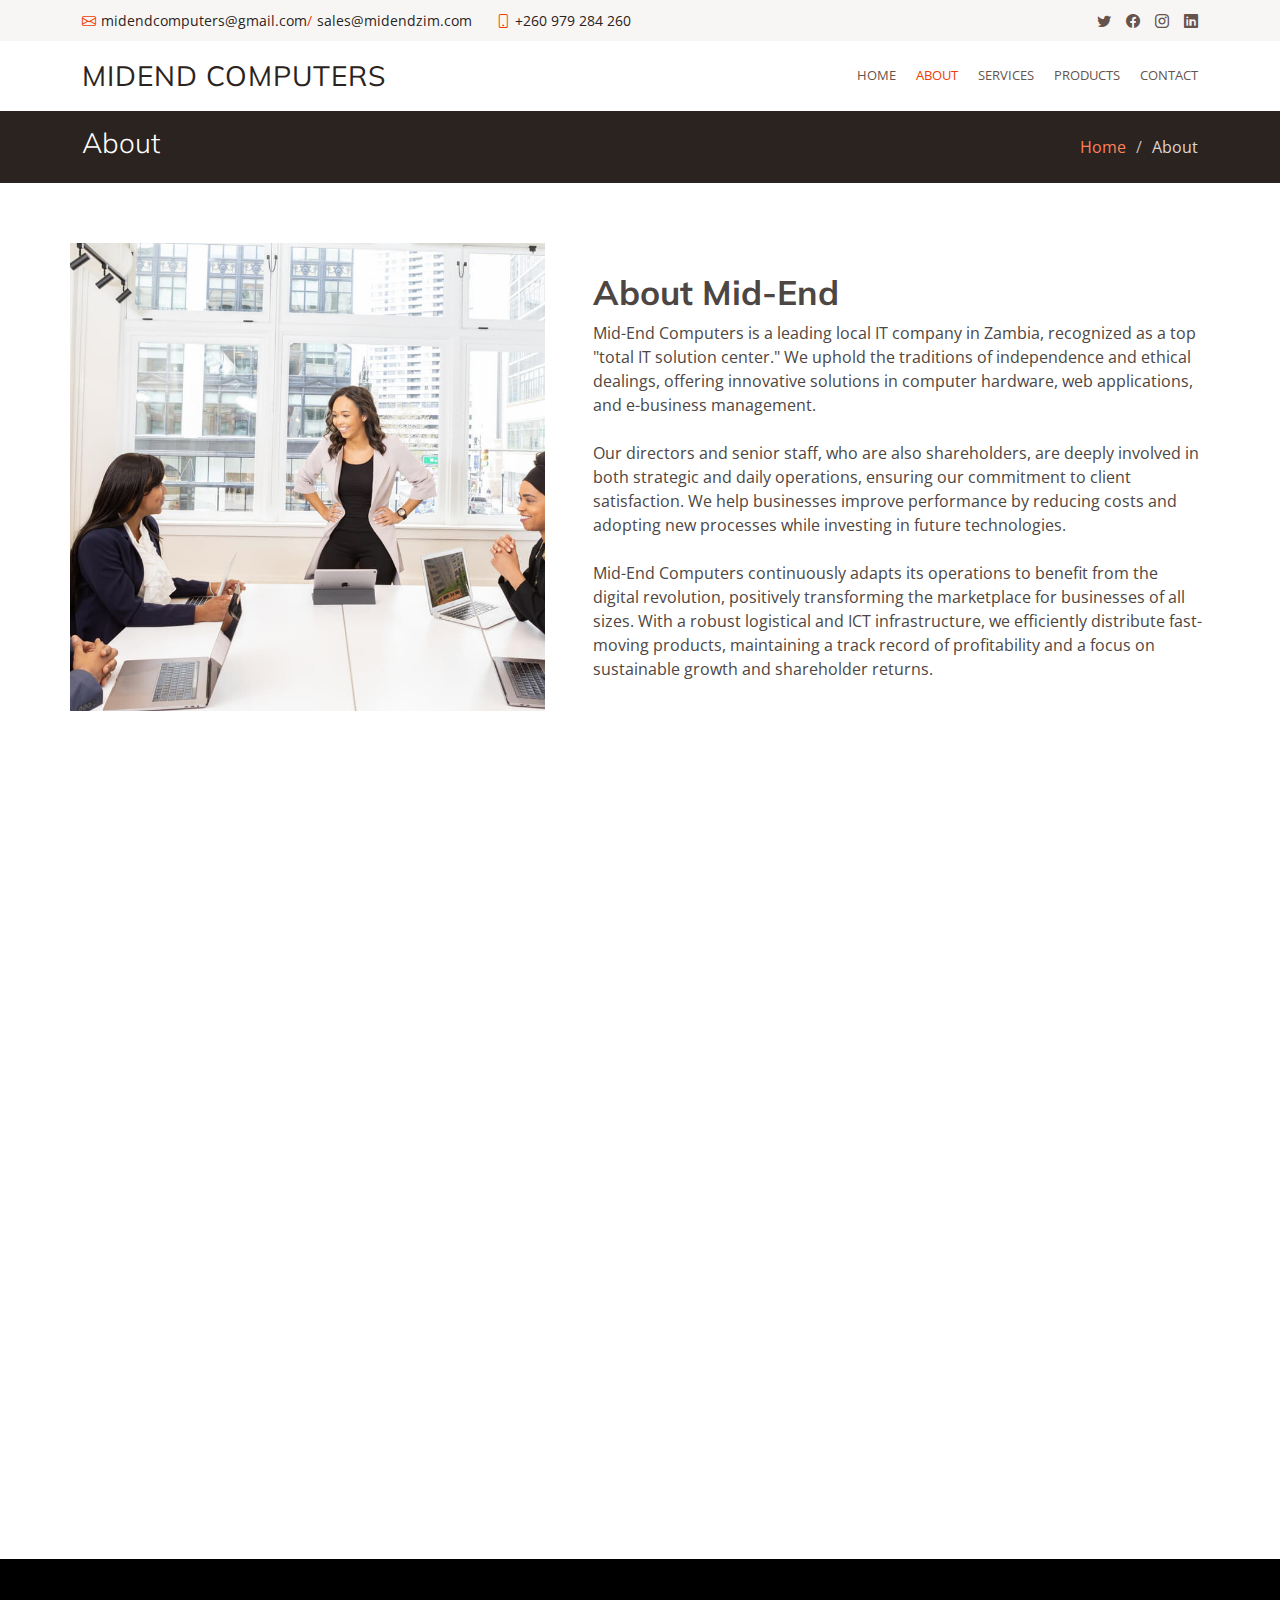
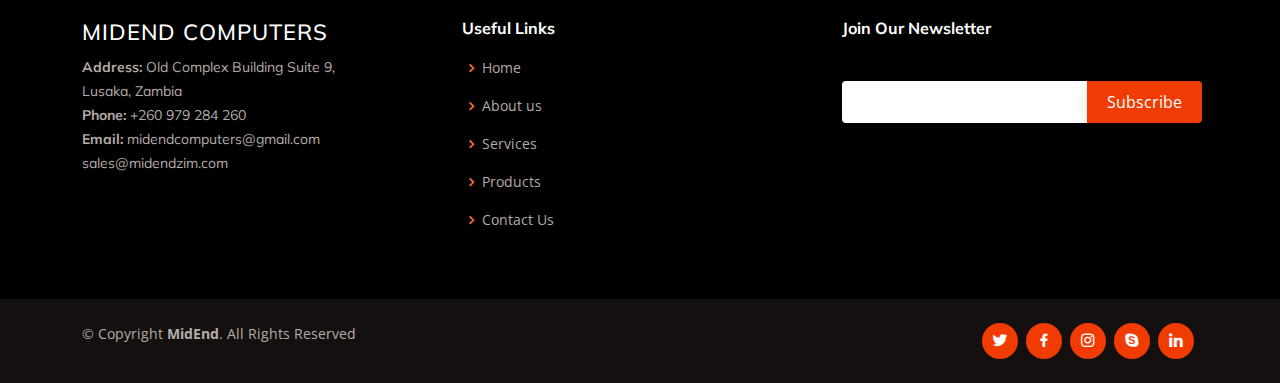
<file: about.html>
<!DOCTYPE html>
<html lang="en">

<head>
  <meta charset="utf-8">
  <meta content="width=device-width, initial-scale=1.0" name="viewport">

  <title>MidEnd Computers</title>
  <meta content="" name="description">
  <meta content="" name="keywords">

  <!-- Favicons 
  <link href="assets/img/favicon.png" rel="icon">
  <link href="assets/img/apple-touch-icon.png" rel="apple-touch-icon">-->

  <!-- Google Fonts -->
  <link href="https://fonts.googleapis.com/css?family=Open+Sans:300,300i,400,400i,600,600i,700,700i|Muli:300,300i,400,400i,500,500i,600,600i,700,700i|Poppins:300,300i,400,400i,500,500i,600,600i,700,700i" rel="stylesheet">

  <!-- Vendor CSS Files -->
  <link href="assets/vendor/animate.css/animate.min.css" rel="stylesheet">
  <link href="assets/vendor/aos/aos.css" rel="stylesheet">
  <link href="assets/vendor/bootstrap/css/bootstrap.min.css" rel="stylesheet">
  <link href="assets/vendor/bootstrap-icons/bootstrap-icons.css" rel="stylesheet">
  <link href="assets/vendor/boxicons/css/boxicons.min.css" rel="stylesheet">
  <link href="assets/vendor/glightbox/css/glightbox.min.css" rel="stylesheet">
  <link href="assets/vendor/swiper/swiper-bundle.min.css" rel="stylesheet">

  <!-- Template Main CSS File -->
  <link href="assets/css/style.css" rel="stylesheet">

</head>

<body>

  <!-- ======= Top Bar ======= -->
  <section id="topbar" class="d-flex align-items-center">
    <div class="container d-flex justify-content-center justify-content-md-between">
      <div class="contact-info d-flex align-items-center">
        <i class="bi bi-envelope d-flex align-items-center"><a href="mailto:midendcomputers@gmail.com">midendcomputers@gmail.com </a> / <a href="mailto:sales@midendzim.com">sales@midendzim.com</a></i>
        <i class="bi bi-phone d-flex align-items-center ms-4"><span>+260 979 284 260</span></i>
      </div>
      <div class="social-links d-none d-md-flex align-items-center">
        <a href="#" class="twitter"><i class="bi bi-twitter"></i></a>
        <a href="#" class="facebook"><i class="bi bi-facebook"></i></a>
        <a href="#" class="instagram"><i class="bi bi-instagram"></i></a>
        <a href="#" class="linkedin"><i class="bi bi-linkedin"></i></i></a>
      </div>
    </div>
  </section>

  <!-- ======= Header ======= -->
  <header id="header" class="d-flex align-items-center">
    <div class="container d-flex justify-content-between">

      <div class="logo">
        <h1 class="text-light"><a href="index.html">MidEnd Computers</a></h1>
        <!-- Uncomment below if you prefer to use an image logo -->
        <!-- <a href="index.html"><img src="assets/img/logo.jpeg" alt="" class="img-fluid"></a>-->
      </div>

      <nav id="navbar" class="navbar">
        <ul>
          <li><a href="index.html">Home</a></li>
          <li><a class="active" href="about.html">About</a></li>
          <li><a href="services.html">Services</a></li>
          <li><a href="products.html">Products</a></li>
          <li><a href="contact.html">Contact</a></li>
        </ul>
        <i class="bi bi-list mobile-nav-toggle"></i>
      </nav><!-- .navbar -->

    </div>
  </header><!-- End Header -->

  <main id="main">

    <!-- ======= Breadcrumbs ======= -->
    <section id="breadcrumbs" class="breadcrumbs">
      <div class="container">

        <div class="d-flex justify-content-between align-items-center">
          <h2>About</h2>
          <ol>
            <li><a href="index.html">Home</a></li>
            <li>About</li>
          </ol>
        </div>

      </div>
    </section><!-- End Breadcrumbs -->

    <!-- ======= About Us Section ======= -->
    <section id="about-us" class="about-us">
      <div class="container">

        <div class="row no-gutters">
          <div class="image col-xl-5 d-flex align-items-stretch justify-content-center justify-content-lg-start" data-aos="fade-right"></div>
          <div class="col-xl-7 ps-0 ps-lg-5 pe-lg-1 d-flex align-items-stretch">
            <div class="content d-flex flex-column justify-content-center">
              <h3 data-aos="fade-up">About Mid-End</h3>
              <p data-aos="fade-up">
                Mid-End Computers is a leading local IT company in Zambia, recognized as a top "total IT solution center." We uphold the traditions of independence and ethical dealings, offering innovative solutions in computer hardware, web applications, and e-business management.
                <br><br>
                Our directors and senior staff, who are also shareholders, are deeply involved in both strategic and daily operations, ensuring our commitment to client satisfaction. We help businesses improve performance by reducing costs and adopting new processes while investing in future technologies.
                <br><br>
                Mid-End Computers continuously adapts its operations to benefit from the digital revolution, positively transforming the marketplace for businesses of all sizes. With a robust logistical and ICT infrastructure, we efficiently distribute fast-moving products, maintaining a track record of profitability and a focus on sustainable growth and shareholder returns.
              </p>
             <!-- <div class="row">
                <div class="col-md-6 icon-box" data-aos="fade-up">
                  <i class="bx bx-receipt"></i>
                  <h4>Corporis voluptates sit</h4>
                  <p>Consequuntur sunt aut quasi enim aliquam quae harum pariatur laboris nisi ut aliquip</p>
                </div>
                <div class="col-md-6 icon-box" data-aos="fade-up" data-aos-delay="100">
                  <i class="bx bx-cube-alt"></i>
                  <h4>Ullamco laboris nisi</h4>
                  <p>Excepteur sint occaecat cupidatat non proident, sunt in culpa qui officia deserunt</p>
                </div>
                <div class="col-md-6 icon-box" data-aos="fade-up" data-aos-delay="200">
                  <i class="bx bx-images"></i>
                  <h4>Labore consequatur</h4>
                  <p>Aut suscipit aut cum nemo deleniti aut omnis. Doloribus ut maiores omnis facere</p>
                </div>
                <div class="col-md-6 icon-box" data-aos="fade-up" data-aos-delay="300">
                  <i class="bx bx-shield"></i>
                  <h4>Beatae veritatis</h4>
                  <p>Expedita veritatis consequuntur nihil tempore laudantium vitae denat pacta</p>
                </div>
              </div>-->
            </div><!-- End .content-->
          </div>
        </div>

      </div>
    </section>

    <section id="about-us" class="about-us">
      <div class="container">

        <div class="row no-gutters">
          <div class="col-xl-7 ps-0 ps-lg-5 pe-lg-1 d-flex align-items-stretch">
            <div class="content d-flex flex-column justify-content-center">
             <div class="row">
                <h3 data-aos="fade-up">Ethos</h3>
                <p data-aos="fade-up">
                  At Mid-End Computers (Private) Limited, we believe collaboration produces the best solutions, combining policy ideas and specialist expertise for comprehensive, superior results.
                </p>
                <div class="col-md-6 icon-box" data-aos="fade-up">
                  <i class="bx bx-receipt"></i>
                  <p><strong>Partnerships:</strong> We've built strong alliances with industry leaders, integrating their products and services to deliver cost-effective IT solutions that help businesses reduce ownership costs.</p>
                </div>
                <div class="col-md-6 icon-box" data-aos="fade-up" data-aos-delay="100">
                  <i class="bx bx-cube-alt"></i>
                  <p><strong>Excellence Through Collaboration:</strong> Our teamwork ensures we deliver cutting-edge business solutions today. This principle underpins our successful, flexible, and responsive customer service and support.</p>
                </div>
                <div class="col-md-6 icon-box" data-aos="fade-up" data-aos-delay="200">
                  <i class="bx bx-images"></i>
                  <p><strong>Adapting to Diverse Needs:</strong> We recognize evolving business needs and embrace collaboration to deliver top service solutions now and in the future.</p>
                </div>
                <h3 data-aos="fade-up">Business Focus</h3>
                <p data-aos="fade-up">
                  At Mid-End Computers, we integrate cutting-edge information technologies and management systems. We build partnerships with our clients based on integrity and professionalism, helping them achieve increased market share, higher revenue, and reduced costs.
                </p>
              </div>
            </div><!-- End .content-->
          </div>
          <div class="image-1 col-xl-5 d-flex align-items-stretch justify-content-center justify-content-lg-start" data-aos="fade-left"></div>
        </div>

      </div>
    </section><!-- End About Us Section -->

  </main><!-- End #main -->

  <!-- ======= Footer ======= -->

  <!-- ======= Footer ======= -->
  <footer id="footer">

    <div class="footer-top">
      <div class="container">
        <div class="row">

          <div class="col-lg-4 col-md-6 footer-contact">
            <h3>MidEnd Computers</h3>
            <p><strong>Address:</strong>
              Old Complex Building Suite 9,  
              <br>Lusaka, Zambia <br>
              <strong>Phone:</strong> +260 979 284 260<br>
              <strong>Email:</strong> midendcomputers@gmail.com<br>sales@midendzim.com<br>
            </p>
          </div>

          <div class="col-lg-4 col-md-6 footer-links">
            <h4>Useful Links</h4>
            <ul>
              <li><i class="bx bx-chevron-right"></i> <a href="index.html">Home</a></li>
              <li><i class="bx bx-chevron-right"></i> <a href="#">About us</a></li>
              <li><i class="bx bx-chevron-right"></i> <a href="services.html">Services</a></li>
              <li><i class="bx bx-chevron-right"></i> <a href="products.html">Products</a></li>
              <li><i class="bx bx-chevron-right"></i> <a href="contact.html">Contact Us</a></li>
            </ul>
          </div>

          <div class="col-lg-4 col-md-6 footer-newsletter">
            <h4>Join Our Newsletter</h4>
            <form action="" method="post">
              <input type="email" name="email"><input type="submit" value="Subscribe">
            </form>
          </div>

        </div>
      </div>
    </div>

    <div class="container d-md-flex py-4">

      <div class="me-md-auto text-center text-md-start">
        <div class="copyright">
          &copy; Copyright <strong><span>MidEnd</span></strong>. All Rights Reserved
        </div>
      </div>
      <div class="social-links text-center text-md-right pt-3 pt-md-0">
        <a href="#" class="twitter"><i class="bx bxl-twitter"></i></a>
        <a href="#" class="facebook"><i class="bx bxl-facebook"></i></a>
        <a href="#" class="instagram"><i class="bx bxl-instagram"></i></a>
        <a href="#" class="google-plus"><i class="bx bxl-skype"></i></a>
        <a href="#" class="linkedin"><i class="bx bxl-linkedin"></i></a>
      </div>
    </div>
  </footer><!-- End Footer -->

  <a href="#" class="back-to-top d-flex align-items-center justify-content-center"><i class="bi bi-arrow-up-short"></i></a>

  <!-- Vendor JS Files -->
  <script src="assets/vendor/aos/aos.js"></script>
  <script src="assets/vendor/bootstrap/js/bootstrap.bundle.min.js"></script>
  <script src="assets/vendor/glightbox/js/glightbox.min.js"></script>
  <script src="assets/vendor/isotope-layout/isotope.pkgd.min.js"></script>
  <script src="assets/vendor/swiper/swiper-bundle.min.js"></script>
  <script src="assets/vendor/waypoints/noframework.waypoints.js"></script>
  <script src="assets/vendor/php-email-form/validate.js"></script>

  <!-- Template Main JS File -->
  <script src="assets/js/main.js"></script>

</body>

</html>
</file>
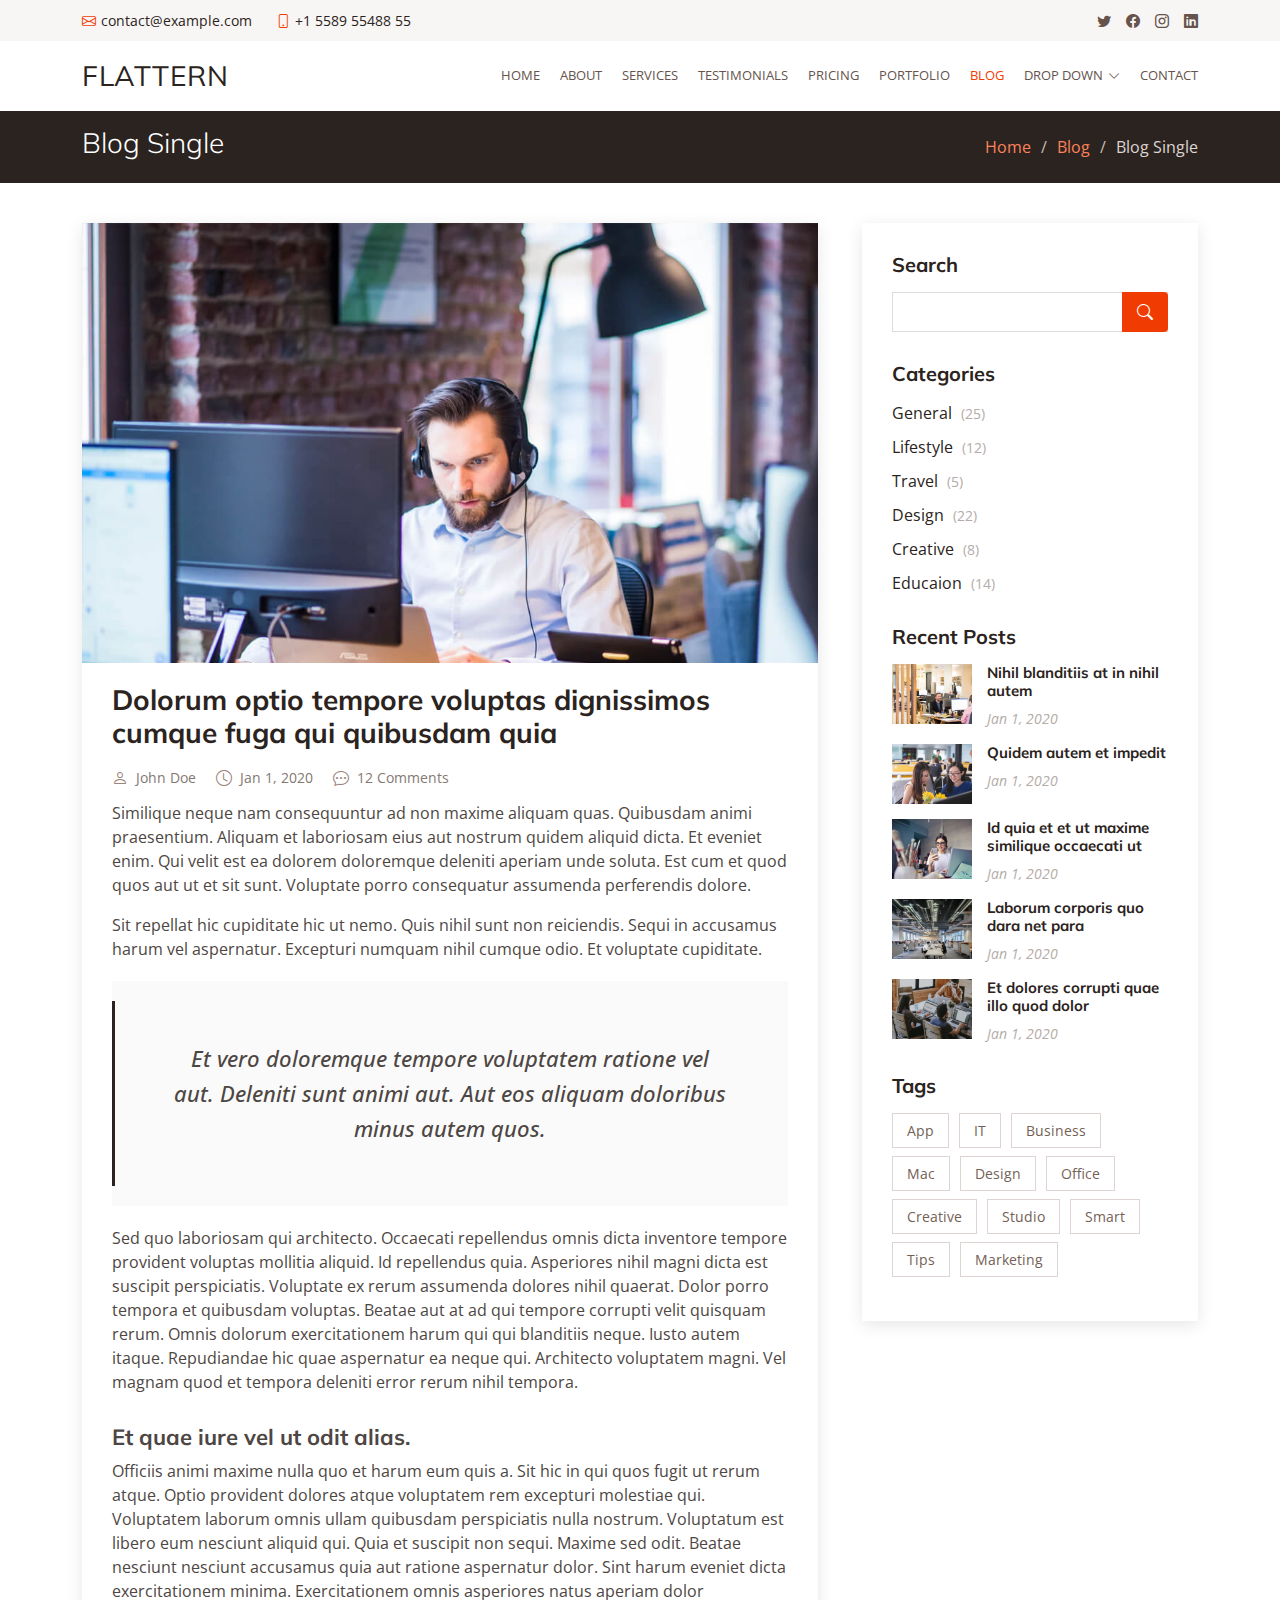
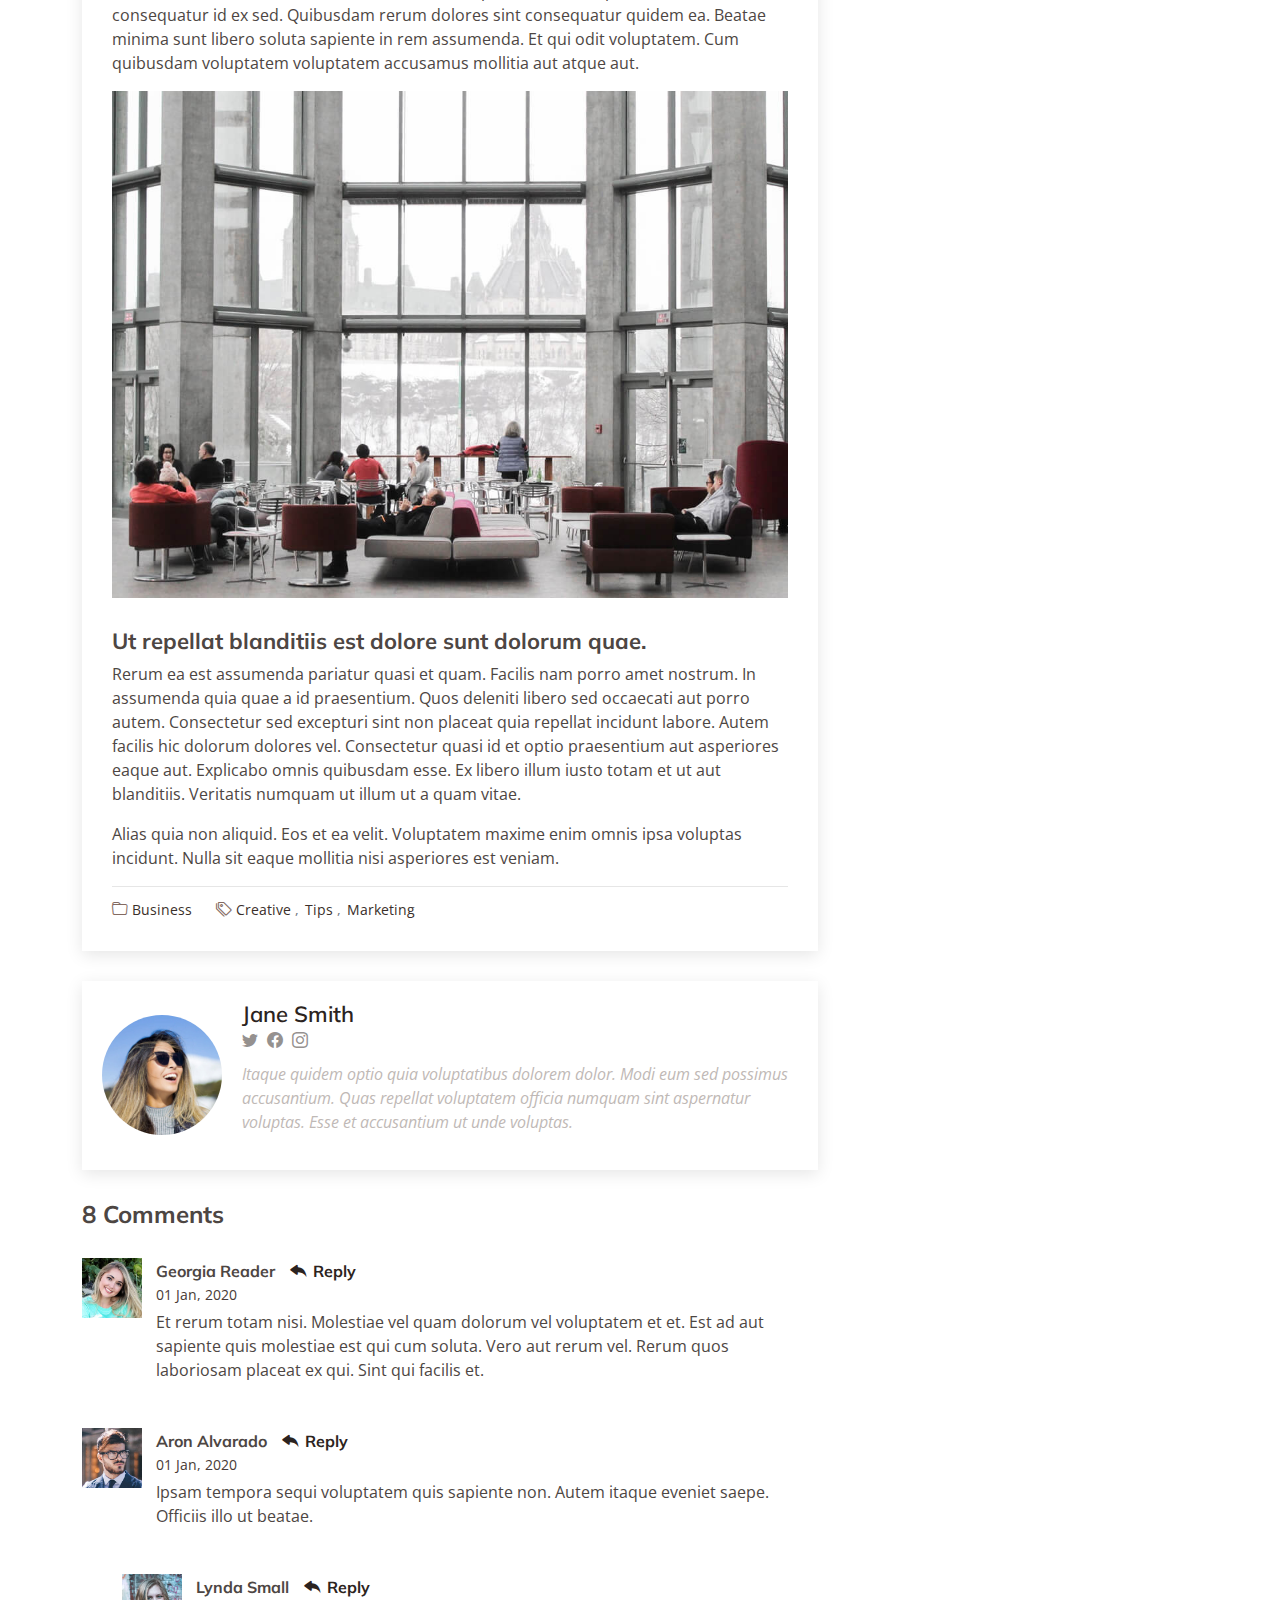
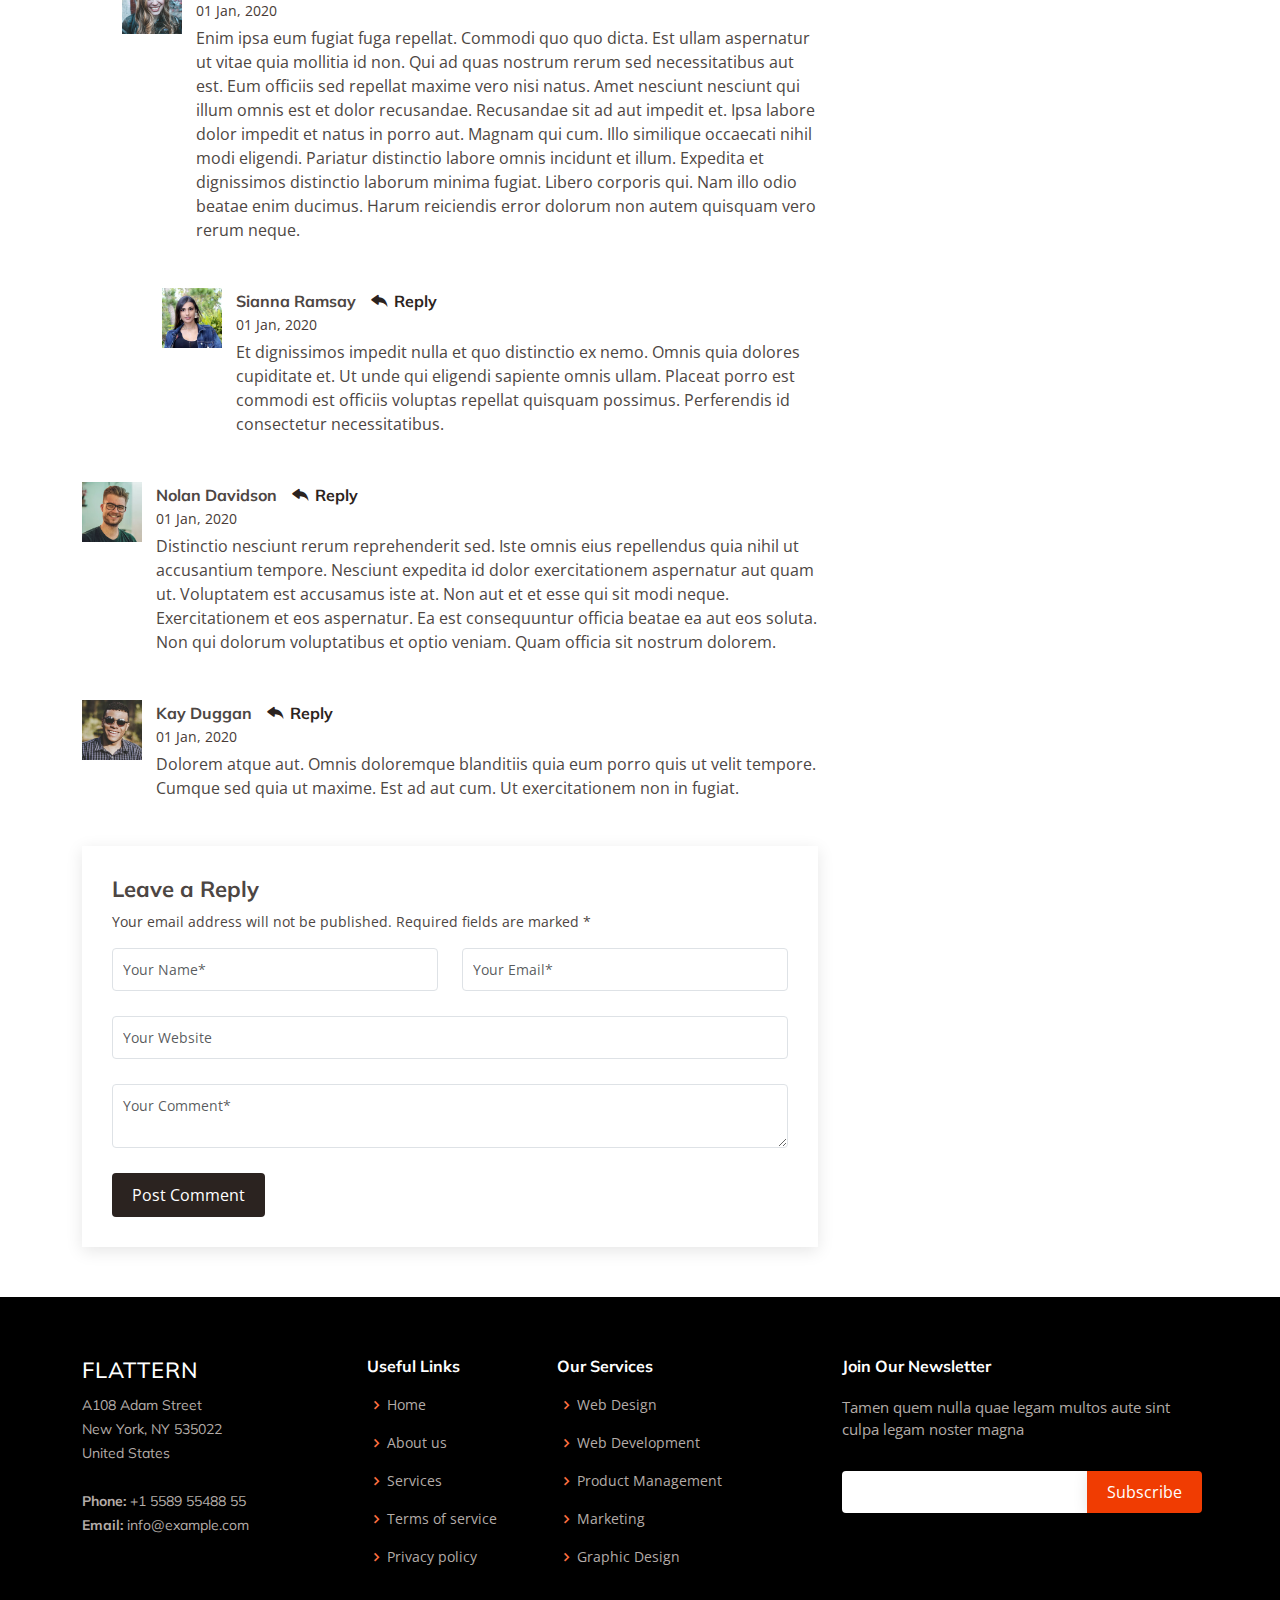
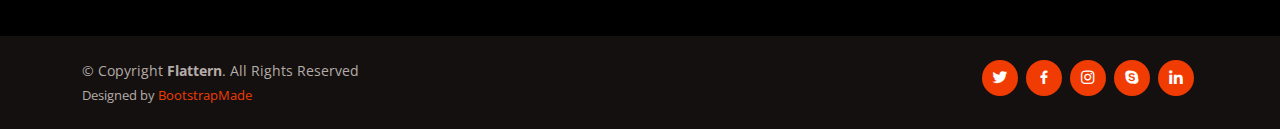
<file: blog-single.html>
<!DOCTYPE html>
<html lang="en">

<head>
  <meta charset="utf-8">
  <meta content="width=device-width, initial-scale=1.0" name="viewport">

  <title>Blog Single - Flattern Bootstrap Template</title>
  <meta content="" name="description">
  <meta content="" name="keywords">

  <!-- Favicons -->
  <link href="assets/img/favicon.png" rel="icon">
  <link href="assets/img/apple-touch-icon.png" rel="apple-touch-icon">

  <!-- Google Fonts -->
  <link href="https://fonts.googleapis.com/css?family=Open+Sans:300,300i,400,400i,600,600i,700,700i|Muli:300,300i,400,400i,500,500i,600,600i,700,700i|Poppins:300,300i,400,400i,500,500i,600,600i,700,700i" rel="stylesheet">

  <!-- Vendor CSS Files -->
  <link href="assets/vendor/animate.css/animate.min.css" rel="stylesheet">
  <link href="assets/vendor/aos/aos.css" rel="stylesheet">
  <link href="assets/vendor/bootstrap/css/bootstrap.min.css" rel="stylesheet">
  <link href="assets/vendor/bootstrap-icons/bootstrap-icons.css" rel="stylesheet">
  <link href="assets/vendor/boxicons/css/boxicons.min.css" rel="stylesheet">
  <link href="assets/vendor/glightbox/css/glightbox.min.css" rel="stylesheet">
  <link href="assets/vendor/swiper/swiper-bundle.min.css" rel="stylesheet">

  <!-- Template Main CSS File -->
  <link href="assets/css/style.css" rel="stylesheet">

  <!-- =======================================================
  * Template Name: Flattern
  * Template URL: https://bootstrapmade.com/flattern-multipurpose-bootstrap-template/
  * Updated: Mar 17 2024 with Bootstrap v5.3.3
  * Author: BootstrapMade.com
  * License: https://bootstrapmade.com/license/
  ======================================================== -->
</head>

<body>

  <!-- ======= Top Bar ======= -->
  <section id="topbar" class="d-flex align-items-center">
    <div class="container d-flex justify-content-center justify-content-md-between">
      <div class="contact-info d-flex align-items-center">
        <i class="bi bi-envelope d-flex align-items-center"><a href="mailto:contact@example.com">contact@example.com</a></i>
        <i class="bi bi-phone d-flex align-items-center ms-4"><span>+1 5589 55488 55</span></i>
      </div>
      <div class="social-links d-none d-md-flex align-items-center">
        <a href="#" class="twitter"><i class="bi bi-twitter"></i></a>
        <a href="#" class="facebook"><i class="bi bi-facebook"></i></a>
        <a href="#" class="instagram"><i class="bi bi-instagram"></i></a>
        <a href="#" class="linkedin"><i class="bi bi-linkedin"></i></i></a>
      </div>
    </div>
  </section>

  <!-- ======= Header ======= -->
  <header id="header" class="d-flex align-items-center">
    <div class="container d-flex justify-content-between">

      <div class="logo">
        <h1 class="text-light"><a href="index.html">Flattern</a></h1>
        <!-- Uncomment below if you prefer to use an image logo -->
        <!-- <a href="index.html"><img src="assets/img/logo.png" alt="" class="img-fluid"></a>-->
      </div>

      <nav id="navbar" class="navbar">
        <ul>
          <li><a href="index.html">Home</a></li>
          <li><a href="about.html">About</a></li>
          <li><a href="services.html">Services</a></li>
          <li><a href="testimonials.html">Testimonials</a></li>
          <li><a href="pricing.html">Pricing</a></li>
          <li><a href="portfolio.html">Portfolio</a></li>
          <li><a class="active" href="blog.html">Blog</a></li>
          <li class="dropdown"><a href="#"><span>Drop Down</span> <i class="bi bi-chevron-down"></i></a>
            <ul>
              <li><a href="#">Drop Down 1</a></li>
              <li class="dropdown"><a href="#"><span>Deep Drop Down</span> <i class="bi bi-chevron-right"></i></a>
                <ul>
                  <li><a href="#">Deep Drop Down 1</a></li>
                  <li><a href="#">Deep Drop Down 2</a></li>
                  <li><a href="#">Deep Drop Down 3</a></li>
                  <li><a href="#">Deep Drop Down 4</a></li>
                  <li><a href="#">Deep Drop Down 5</a></li>
                </ul>
              </li>
              <li><a href="#">Drop Down 2</a></li>
              <li><a href="#">Drop Down 3</a></li>
              <li><a href="#">Drop Down 4</a></li>
            </ul>
          </li>
          <li><a href="contact.html">Contact</a></li>
        </ul>
        <i class="bi bi-list mobile-nav-toggle"></i>
      </nav><!-- .navbar -->

    </div>
  </header><!-- End Header -->

  <main id="main">

    <!-- ======= Breadcrumbs ======= -->
    <section id="breadcrumbs" class="breadcrumbs">
      <div class="container">

        <div class="d-flex justify-content-between align-items-center">
          <h2>Blog Single</h2>
          <ol>
            <li><a href="index.html">Home</a></li>
            <li><a href="blog.html">Blog</a></li>
            <li>Blog Single</li>
          </ol>
        </div>

      </div>
    </section><!-- End Breadcrumbs -->

    <!-- ======= Blog Single Section ======= -->
    <section id="blog" class="blog">
      <div class="container" data-aos="fade-up">

        <div class="row">

          <div class="col-lg-8 entries">

            <article class="entry entry-single">

              <div class="entry-img">
                <img src="assets/img/blog/blog-1.jpg" alt="" class="img-fluid">
              </div>

              <h2 class="entry-title">
                <a href="blog-single.html">Dolorum optio tempore voluptas dignissimos cumque fuga qui quibusdam quia</a>
              </h2>

              <div class="entry-meta">
                <ul>
                  <li class="d-flex align-items-center"><i class="bi bi-person"></i> <a href="blog-single.html">John Doe</a></li>
                  <li class="d-flex align-items-center"><i class="bi bi-clock"></i> <a href="blog-single.html"><time datetime="2020-01-01">Jan 1, 2020</time></a></li>
                  <li class="d-flex align-items-center"><i class="bi bi-chat-dots"></i> <a href="blog-single.html">12 Comments</a></li>
                </ul>
              </div>

              <div class="entry-content">
                <p>
                  Similique neque nam consequuntur ad non maxime aliquam quas. Quibusdam animi praesentium. Aliquam et laboriosam eius aut nostrum quidem aliquid dicta.
                  Et eveniet enim. Qui velit est ea dolorem doloremque deleniti aperiam unde soluta. Est cum et quod quos aut ut et sit sunt. Voluptate porro consequatur assumenda perferendis dolore.
                </p>

                <p>
                  Sit repellat hic cupiditate hic ut nemo. Quis nihil sunt non reiciendis. Sequi in accusamus harum vel aspernatur. Excepturi numquam nihil cumque odio. Et voluptate cupiditate.
                </p>

                <blockquote>
                  <p>
                    Et vero doloremque tempore voluptatem ratione vel aut. Deleniti sunt animi aut. Aut eos aliquam doloribus minus autem quos.
                  </p>
                </blockquote>

                <p>
                  Sed quo laboriosam qui architecto. Occaecati repellendus omnis dicta inventore tempore provident voluptas mollitia aliquid. Id repellendus quia. Asperiores nihil magni dicta est suscipit perspiciatis. Voluptate ex rerum assumenda dolores nihil quaerat.
                  Dolor porro tempora et quibusdam voluptas. Beatae aut at ad qui tempore corrupti velit quisquam rerum. Omnis dolorum exercitationem harum qui qui blanditiis neque.
                  Iusto autem itaque. Repudiandae hic quae aspernatur ea neque qui. Architecto voluptatem magni. Vel magnam quod et tempora deleniti error rerum nihil tempora.
                </p>

                <h3>Et quae iure vel ut odit alias.</h3>
                <p>
                  Officiis animi maxime nulla quo et harum eum quis a. Sit hic in qui quos fugit ut rerum atque. Optio provident dolores atque voluptatem rem excepturi molestiae qui. Voluptatem laborum omnis ullam quibusdam perspiciatis nulla nostrum. Voluptatum est libero eum nesciunt aliquid qui.
                  Quia et suscipit non sequi. Maxime sed odit. Beatae nesciunt nesciunt accusamus quia aut ratione aspernatur dolor. Sint harum eveniet dicta exercitationem minima. Exercitationem omnis asperiores natus aperiam dolor consequatur id ex sed. Quibusdam rerum dolores sint consequatur quidem ea.
                  Beatae minima sunt libero soluta sapiente in rem assumenda. Et qui odit voluptatem. Cum quibusdam voluptatem voluptatem accusamus mollitia aut atque aut.
                </p>
                <img src="assets/img/blog/blog-inside-post.jpg" class="img-fluid" alt="">

                <h3>Ut repellat blanditiis est dolore sunt dolorum quae.</h3>
                <p>
                  Rerum ea est assumenda pariatur quasi et quam. Facilis nam porro amet nostrum. In assumenda quia quae a id praesentium. Quos deleniti libero sed occaecati aut porro autem. Consectetur sed excepturi sint non placeat quia repellat incidunt labore. Autem facilis hic dolorum dolores vel.
                  Consectetur quasi id et optio praesentium aut asperiores eaque aut. Explicabo omnis quibusdam esse. Ex libero illum iusto totam et ut aut blanditiis. Veritatis numquam ut illum ut a quam vitae.
                </p>
                <p>
                  Alias quia non aliquid. Eos et ea velit. Voluptatem maxime enim omnis ipsa voluptas incidunt. Nulla sit eaque mollitia nisi asperiores est veniam.
                </p>

              </div>

              <div class="entry-footer">
                <i class="bi bi-folder"></i>
                <ul class="cats">
                  <li><a href="#">Business</a></li>
                </ul>

                <i class="bi bi-tags"></i>
                <ul class="tags">
                  <li><a href="#">Creative</a></li>
                  <li><a href="#">Tips</a></li>
                  <li><a href="#">Marketing</a></li>
                </ul>
              </div>

            </article><!-- End blog entry -->

            <div class="blog-author d-flex align-items-center">
              <img src="assets/img/blog/blog-author.jpg" class="rounded-circle float-left" alt="">
              <div>
                <h4>Jane Smith</h4>
                <div class="social-links">
                  <a href="https://twitters.com/#"><i class="bi bi-twitter"></i></a>
                  <a href="https://facebook.com/#"><i class="bi bi-facebook"></i></a>
                  <a href="https://instagram.com/#"><i class="biu bi-instagram"></i></a>
                </div>
                <p>
                  Itaque quidem optio quia voluptatibus dolorem dolor. Modi eum sed possimus accusantium. Quas repellat voluptatem officia numquam sint aspernatur voluptas. Esse et accusantium ut unde voluptas.
                </p>
              </div>
            </div><!-- End blog author bio -->

            <div class="blog-comments">

              <h4 class="comments-count">8 Comments</h4>

              <div id="comment-1" class="comment">
                <div class="d-flex">
                  <div class="comment-img"><img src="assets/img/blog/comments-1.jpg" alt=""></div>
                  <div>
                    <h5><a href="">Georgia Reader</a> <a href="#" class="reply"><i class="bi bi-reply-fill"></i> Reply</a></h5>
                    <time datetime="2020-01-01">01 Jan, 2020</time>
                    <p>
                      Et rerum totam nisi. Molestiae vel quam dolorum vel voluptatem et et. Est ad aut sapiente quis molestiae est qui cum soluta.
                      Vero aut rerum vel. Rerum quos laboriosam placeat ex qui. Sint qui facilis et.
                    </p>
                  </div>
                </div>
              </div><!-- End comment #1 -->

              <div id="comment-2" class="comment">
                <div class="d-flex">
                  <div class="comment-img"><img src="assets/img/blog/comments-2.jpg" alt=""></div>
                  <div>
                    <h5><a href="">Aron Alvarado</a> <a href="#" class="reply"><i class="bi bi-reply-fill"></i> Reply</a></h5>
                    <time datetime="2020-01-01">01 Jan, 2020</time>
                    <p>
                      Ipsam tempora sequi voluptatem quis sapiente non. Autem itaque eveniet saepe. Officiis illo ut beatae.
                    </p>
                  </div>
                </div>

                <div id="comment-reply-1" class="comment comment-reply">
                  <div class="d-flex">
                    <div class="comment-img"><img src="assets/img/blog/comments-3.jpg" alt=""></div>
                    <div>
                      <h5><a href="">Lynda Small</a> <a href="#" class="reply"><i class="bi bi-reply-fill"></i> Reply</a></h5>
                      <time datetime="2020-01-01">01 Jan, 2020</time>
                      <p>
                        Enim ipsa eum fugiat fuga repellat. Commodi quo quo dicta. Est ullam aspernatur ut vitae quia mollitia id non. Qui ad quas nostrum rerum sed necessitatibus aut est. Eum officiis sed repellat maxime vero nisi natus. Amet nesciunt nesciunt qui illum omnis est et dolor recusandae.

                        Recusandae sit ad aut impedit et. Ipsa labore dolor impedit et natus in porro aut. Magnam qui cum. Illo similique occaecati nihil modi eligendi. Pariatur distinctio labore omnis incidunt et illum. Expedita et dignissimos distinctio laborum minima fugiat.

                        Libero corporis qui. Nam illo odio beatae enim ducimus. Harum reiciendis error dolorum non autem quisquam vero rerum neque.
                      </p>
                    </div>
                  </div>

                  <div id="comment-reply-2" class="comment comment-reply">
                    <div class="d-flex">
                      <div class="comment-img"><img src="assets/img/blog/comments-4.jpg" alt=""></div>
                      <div>
                        <h5><a href="">Sianna Ramsay</a> <a href="#" class="reply"><i class="bi bi-reply-fill"></i> Reply</a></h5>
                        <time datetime="2020-01-01">01 Jan, 2020</time>
                        <p>
                          Et dignissimos impedit nulla et quo distinctio ex nemo. Omnis quia dolores cupiditate et. Ut unde qui eligendi sapiente omnis ullam. Placeat porro est commodi est officiis voluptas repellat quisquam possimus. Perferendis id consectetur necessitatibus.
                        </p>
                      </div>
                    </div>

                  </div><!-- End comment reply #2-->

                </div><!-- End comment reply #1-->

              </div><!-- End comment #2-->

              <div id="comment-3" class="comment">
                <div class="d-flex">
                  <div class="comment-img"><img src="assets/img/blog/comments-5.jpg" alt=""></div>
                  <div>
                    <h5><a href="">Nolan Davidson</a> <a href="#" class="reply"><i class="bi bi-reply-fill"></i> Reply</a></h5>
                    <time datetime="2020-01-01">01 Jan, 2020</time>
                    <p>
                      Distinctio nesciunt rerum reprehenderit sed. Iste omnis eius repellendus quia nihil ut accusantium tempore. Nesciunt expedita id dolor exercitationem aspernatur aut quam ut. Voluptatem est accusamus iste at.
                      Non aut et et esse qui sit modi neque. Exercitationem et eos aspernatur. Ea est consequuntur officia beatae ea aut eos soluta. Non qui dolorum voluptatibus et optio veniam. Quam officia sit nostrum dolorem.
                    </p>
                  </div>
                </div>

              </div><!-- End comment #3 -->

              <div id="comment-4" class="comment">
                <div class="d-flex">
                  <div class="comment-img"><img src="assets/img/blog/comments-6.jpg" alt=""></div>
                  <div>
                    <h5><a href="">Kay Duggan</a> <a href="#" class="reply"><i class="bi bi-reply-fill"></i> Reply</a></h5>
                    <time datetime="2020-01-01">01 Jan, 2020</time>
                    <p>
                      Dolorem atque aut. Omnis doloremque blanditiis quia eum porro quis ut velit tempore. Cumque sed quia ut maxime. Est ad aut cum. Ut exercitationem non in fugiat.
                    </p>
                  </div>
                </div>

              </div><!-- End comment #4 -->

              <div class="reply-form">
                <h4>Leave a Reply</h4>
                <p>Your email address will not be published. Required fields are marked * </p>
                <form action="">
                  <div class="row">
                    <div class="col-md-6 form-group">
                      <input name="name" type="text" class="form-control" placeholder="Your Name*">
                    </div>
                    <div class="col-md-6 form-group">
                      <input name="email" type="text" class="form-control" placeholder="Your Email*">
                    </div>
                  </div>
                  <div class="row">
                    <div class="col form-group">
                      <input name="website" type="text" class="form-control" placeholder="Your Website">
                    </div>
                  </div>
                  <div class="row">
                    <div class="col form-group">
                      <textarea name="comment" class="form-control" placeholder="Your Comment*"></textarea>
                    </div>
                  </div>
                  <button type="submit" class="btn btn-primary">Post Comment</button>

                </form>

              </div>

            </div><!-- End blog comments -->

          </div><!-- End blog entries list -->

          <div class="col-lg-4">

            <div class="sidebar">

              <h3 class="sidebar-title">Search</h3>
              <div class="sidebar-item search-form">
                <form action="">
                  <input type="text">
                  <button type="submit"><i class="bi bi-search"></i></button>
                </form>
              </div><!-- End sidebar search formn-->

              <h3 class="sidebar-title">Categories</h3>
              <div class="sidebar-item categories">
                <ul>
                  <li><a href="#">General <span>(25)</span></a></li>
                  <li><a href="#">Lifestyle <span>(12)</span></a></li>
                  <li><a href="#">Travel <span>(5)</span></a></li>
                  <li><a href="#">Design <span>(22)</span></a></li>
                  <li><a href="#">Creative <span>(8)</span></a></li>
                  <li><a href="#">Educaion <span>(14)</span></a></li>
                </ul>
              </div><!-- End sidebar categories-->

              <h3 class="sidebar-title">Recent Posts</h3>
              <div class="sidebar-item recent-posts">
                <div class="post-item clearfix">
                  <img src="assets/img/blog/blog-recent-1.jpg" alt="">
                  <h4><a href="blog-single.html">Nihil blanditiis at in nihil autem</a></h4>
                  <time datetime="2020-01-01">Jan 1, 2020</time>
                </div>

                <div class="post-item clearfix">
                  <img src="assets/img/blog/blog-recent-2.jpg" alt="">
                  <h4><a href="blog-single.html">Quidem autem et impedit</a></h4>
                  <time datetime="2020-01-01">Jan 1, 2020</time>
                </div>

                <div class="post-item clearfix">
                  <img src="assets/img/blog/blog-recent-3.jpg" alt="">
                  <h4><a href="blog-single.html">Id quia et et ut maxime similique occaecati ut</a></h4>
                  <time datetime="2020-01-01">Jan 1, 2020</time>
                </div>

                <div class="post-item clearfix">
                  <img src="assets/img/blog/blog-recent-4.jpg" alt="">
                  <h4><a href="blog-single.html">Laborum corporis quo dara net para</a></h4>
                  <time datetime="2020-01-01">Jan 1, 2020</time>
                </div>

                <div class="post-item clearfix">
                  <img src="assets/img/blog/blog-recent-5.jpg" alt="">
                  <h4><a href="blog-single.html">Et dolores corrupti quae illo quod dolor</a></h4>
                  <time datetime="2020-01-01">Jan 1, 2020</time>
                </div>

              </div><!-- End sidebar recent posts-->

              <h3 class="sidebar-title">Tags</h3>
              <div class="sidebar-item tags">
                <ul>
                  <li><a href="#">App</a></li>
                  <li><a href="#">IT</a></li>
                  <li><a href="#">Business</a></li>
                  <li><a href="#">Mac</a></li>
                  <li><a href="#">Design</a></li>
                  <li><a href="#">Office</a></li>
                  <li><a href="#">Creative</a></li>
                  <li><a href="#">Studio</a></li>
                  <li><a href="#">Smart</a></li>
                  <li><a href="#">Tips</a></li>
                  <li><a href="#">Marketing</a></li>
                </ul>
              </div><!-- End sidebar tags-->

            </div><!-- End sidebar -->

          </div><!-- End blog sidebar -->

        </div>

      </div>
    </section><!-- End Blog Single Section -->

  </main><!-- End #main -->

  <!-- ======= Footer ======= -->
  <footer id="footer">

    <div class="footer-top">
      <div class="container">
        <div class="row">

          <div class="col-lg-3 col-md-6 footer-contact">
            <h3>Flattern</h3>
            <p>
              A108 Adam Street <br>
              New York, NY 535022<br>
              United States <br><br>
              <strong>Phone:</strong> +1 5589 55488 55<br>
              <strong>Email:</strong> info@example.com<br>
            </p>
          </div>

          <div class="col-lg-2 col-md-6 footer-links">
            <h4>Useful Links</h4>
            <ul>
              <li><i class="bx bx-chevron-right"></i> <a href="#">Home</a></li>
              <li><i class="bx bx-chevron-right"></i> <a href="#">About us</a></li>
              <li><i class="bx bx-chevron-right"></i> <a href="#">Services</a></li>
              <li><i class="bx bx-chevron-right"></i> <a href="#">Terms of service</a></li>
              <li><i class="bx bx-chevron-right"></i> <a href="#">Privacy policy</a></li>
            </ul>
          </div>

          <div class="col-lg-3 col-md-6 footer-links">
            <h4>Our Services</h4>
            <ul>
              <li><i class="bx bx-chevron-right"></i> <a href="#">Web Design</a></li>
              <li><i class="bx bx-chevron-right"></i> <a href="#">Web Development</a></li>
              <li><i class="bx bx-chevron-right"></i> <a href="#">Product Management</a></li>
              <li><i class="bx bx-chevron-right"></i> <a href="#">Marketing</a></li>
              <li><i class="bx bx-chevron-right"></i> <a href="#">Graphic Design</a></li>
            </ul>
          </div>

          <div class="col-lg-4 col-md-6 footer-newsletter">
            <h4>Join Our Newsletter</h4>
            <p>Tamen quem nulla quae legam multos aute sint culpa legam noster magna</p>
            <form action="" method="post">
              <input type="email" name="email"><input type="submit" value="Subscribe">
            </form>
          </div>

        </div>
      </div>
    </div>

    <div class="container d-md-flex py-4">

      <div class="me-md-auto text-center text-md-start">
        <div class="copyright">
          &copy; Copyright <strong><span>Flattern</span></strong>. All Rights Reserved
        </div>
        <div class="credits">
          <!-- All the links in the footer should remain intact. -->
          <!-- You can delete the links only if you purchased the pro version. -->
          <!-- Licensing information: https://bootstrapmade.com/license/ -->
          <!-- Purchase the pro version with working PHP/AJAX contact form: https://bootstrapmade.com/flattern-multipurpose-bootstrap-template/ -->
          Designed by <a href="https://bootstrapmade.com/">BootstrapMade</a>
        </div>
      </div>
      <div class="social-links text-center text-md-right pt-3 pt-md-0">
        <a href="#" class="twitter"><i class="bx bxl-twitter"></i></a>
        <a href="#" class="facebook"><i class="bx bxl-facebook"></i></a>
        <a href="#" class="instagram"><i class="bx bxl-instagram"></i></a>
        <a href="#" class="google-plus"><i class="bx bxl-skype"></i></a>
        <a href="#" class="linkedin"><i class="bx bxl-linkedin"></i></a>
      </div>
    </div>
  </footer><!-- End Footer -->

  <a href="#" class="back-to-top d-flex align-items-center justify-content-center"><i class="bi bi-arrow-up-short"></i></a>

  <!-- Vendor JS Files -->
  <script src="assets/vendor/aos/aos.js"></script>
  <script src="assets/vendor/bootstrap/js/bootstrap.bundle.min.js"></script>
  <script src="assets/vendor/glightbox/js/glightbox.min.js"></script>
  <script src="assets/vendor/isotope-layout/isotope.pkgd.min.js"></script>
  <script src="assets/vendor/swiper/swiper-bundle.min.js"></script>
  <script src="assets/vendor/waypoints/noframework.waypoints.js"></script>
  <script src="assets/vendor/php-email-form/validate.js"></script>

  <!-- Template Main JS File -->
  <script src="assets/js/main.js"></script>

</body>

</html>
</file>
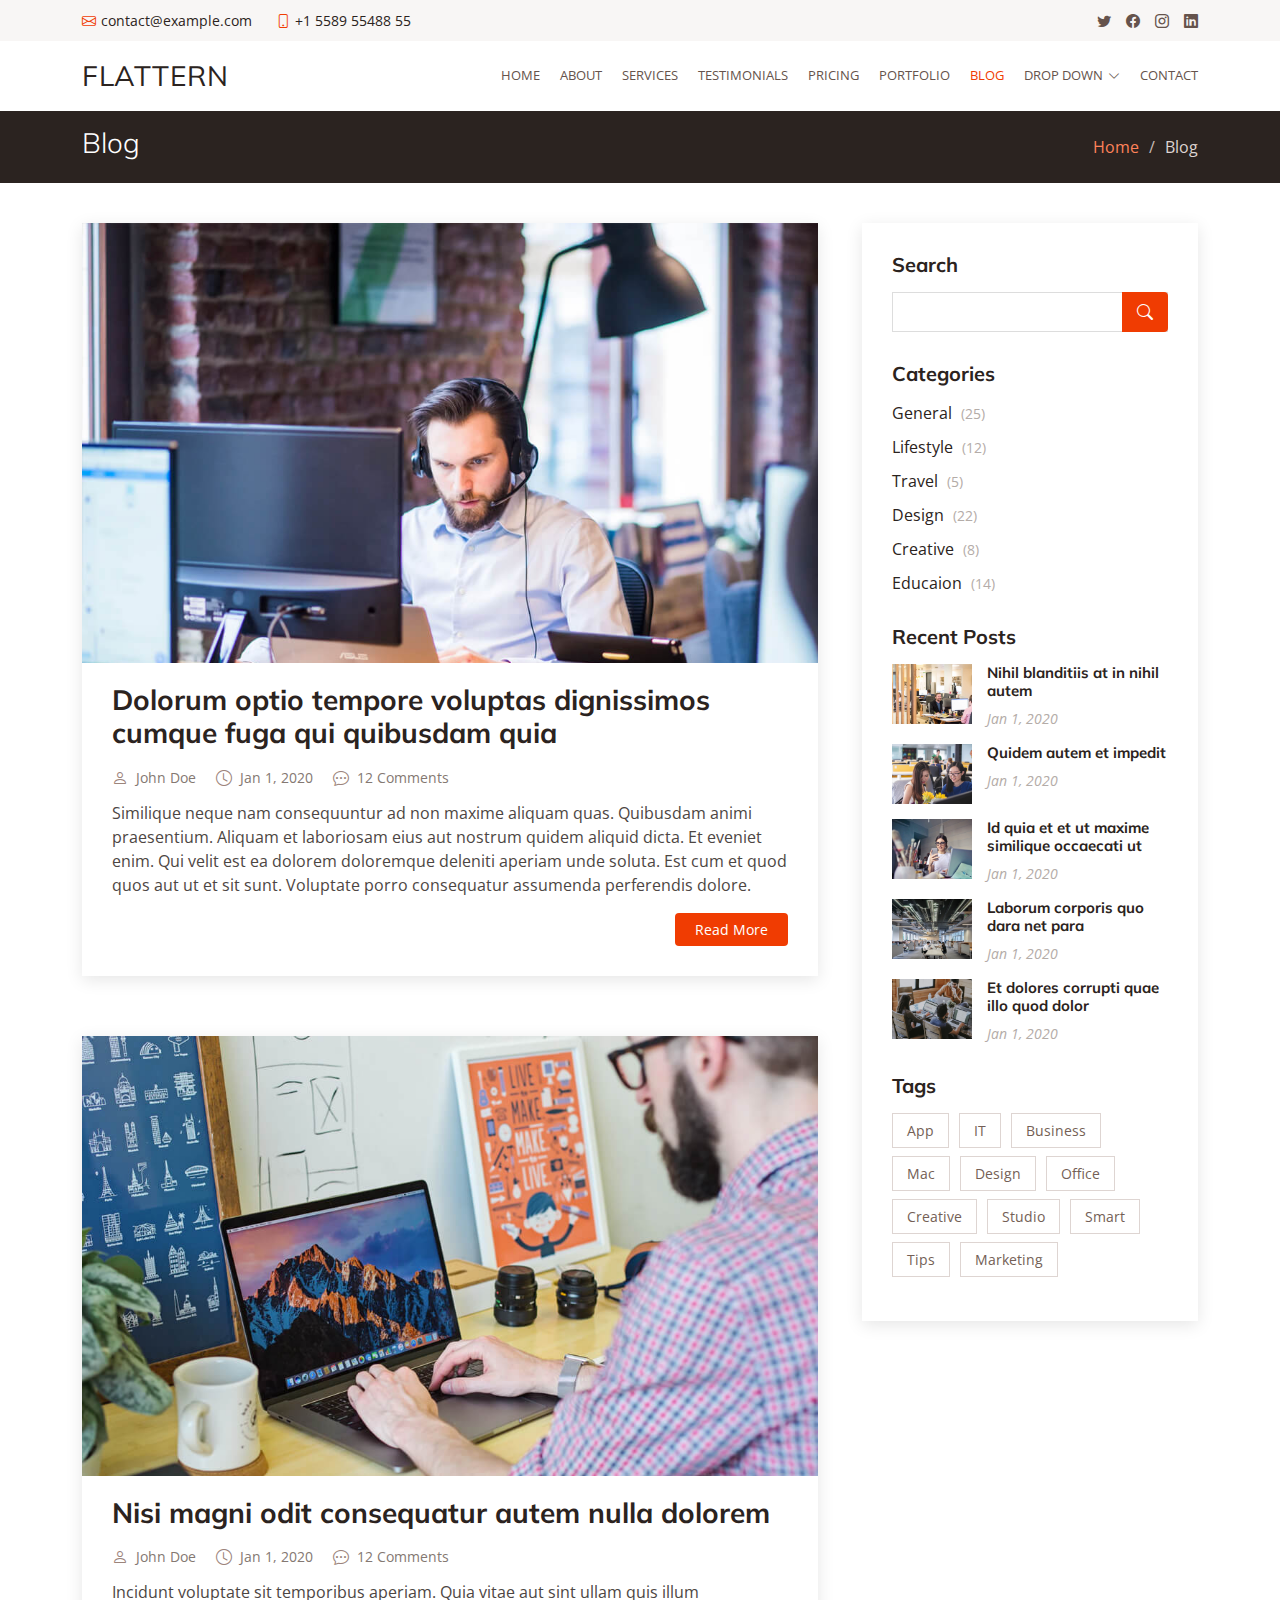
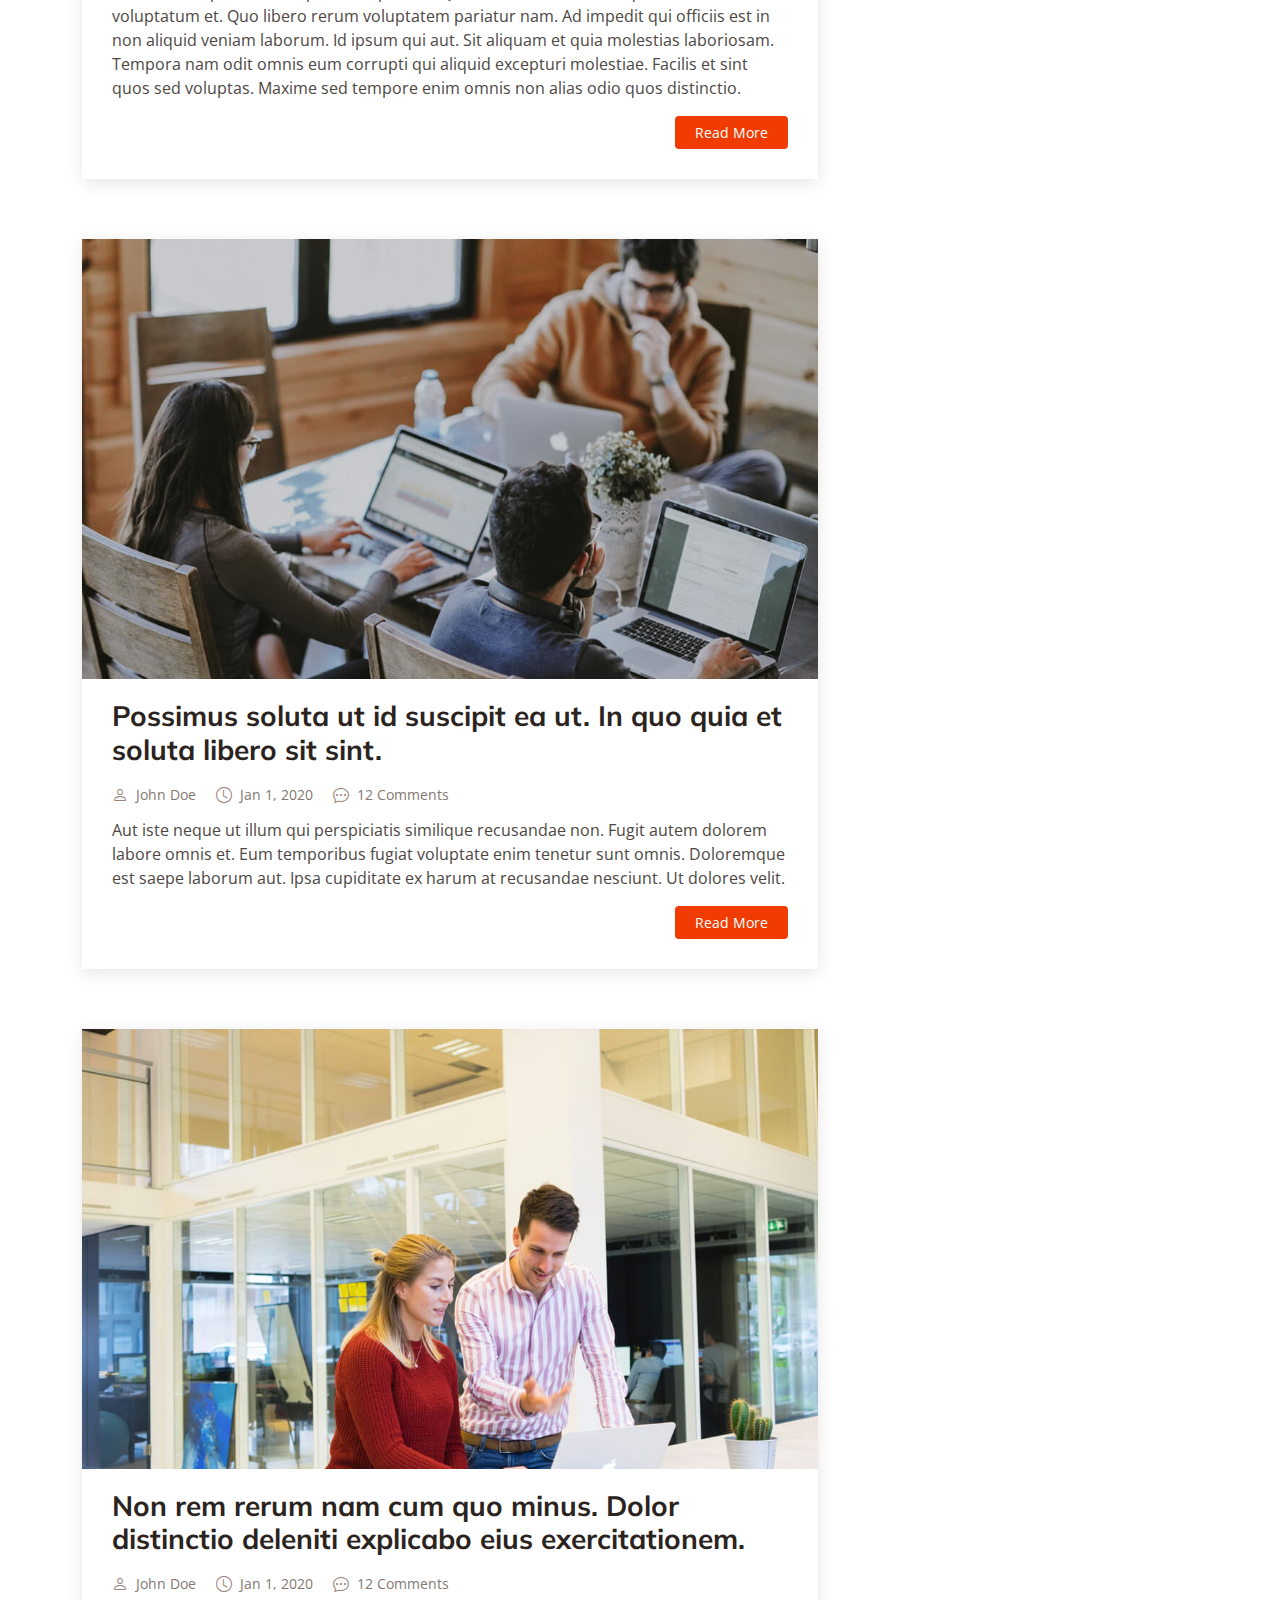
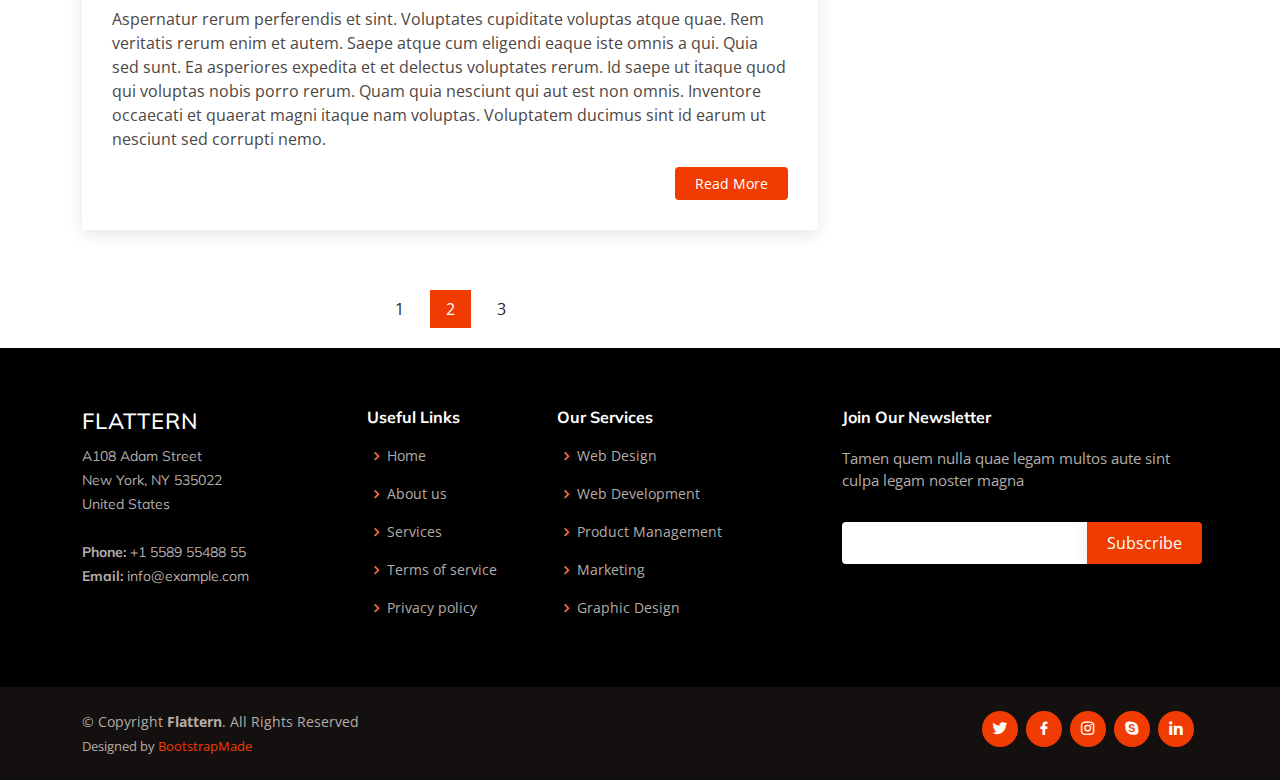
<file: blog.html>
<!DOCTYPE html>
<html lang="en">

<head>
  <meta charset="utf-8">
  <meta content="width=device-width, initial-scale=1.0" name="viewport">

  <title>Blog - Flattern Bootstrap Template</title>
  <meta content="" name="description">
  <meta content="" name="keywords">

  <!-- Favicons -->
  <link href="assets/img/favicon.png" rel="icon">
  <link href="assets/img/apple-touch-icon.png" rel="apple-touch-icon">

  <!-- Google Fonts -->
  <link href="https://fonts.googleapis.com/css?family=Open+Sans:300,300i,400,400i,600,600i,700,700i|Muli:300,300i,400,400i,500,500i,600,600i,700,700i|Poppins:300,300i,400,400i,500,500i,600,600i,700,700i" rel="stylesheet">

  <!-- Vendor CSS Files -->
  <link href="assets/vendor/animate.css/animate.min.css" rel="stylesheet">
  <link href="assets/vendor/aos/aos.css" rel="stylesheet">
  <link href="assets/vendor/bootstrap/css/bootstrap.min.css" rel="stylesheet">
  <link href="assets/vendor/bootstrap-icons/bootstrap-icons.css" rel="stylesheet">
  <link href="assets/vendor/boxicons/css/boxicons.min.css" rel="stylesheet">
  <link href="assets/vendor/glightbox/css/glightbox.min.css" rel="stylesheet">
  <link href="assets/vendor/swiper/swiper-bundle.min.css" rel="stylesheet">

  <!-- Template Main CSS File -->
  <link href="assets/css/style.css" rel="stylesheet">

  <!-- =======================================================
  * Template Name: Flattern
  * Template URL: https://bootstrapmade.com/flattern-multipurpose-bootstrap-template/
  * Updated: Mar 17 2024 with Bootstrap v5.3.3
  * Author: BootstrapMade.com
  * License: https://bootstrapmade.com/license/
  ======================================================== -->
</head>

<body>

  <!-- ======= Top Bar ======= -->
  <section id="topbar" class="d-flex align-items-center">
    <div class="container d-flex justify-content-center justify-content-md-between">
      <div class="contact-info d-flex align-items-center">
        <i class="bi bi-envelope d-flex align-items-center"><a href="mailto:contact@example.com">contact@example.com</a></i>
        <i class="bi bi-phone d-flex align-items-center ms-4"><span>+1 5589 55488 55</span></i>
      </div>
      <div class="social-links d-none d-md-flex align-items-center">
        <a href="#" class="twitter"><i class="bi bi-twitter"></i></a>
        <a href="#" class="facebook"><i class="bi bi-facebook"></i></a>
        <a href="#" class="instagram"><i class="bi bi-instagram"></i></a>
        <a href="#" class="linkedin"><i class="bi bi-linkedin"></i></i></a>
      </div>
    </div>
  </section>

  <!-- ======= Header ======= -->
  <header id="header" class="d-flex align-items-center">
    <div class="container d-flex justify-content-between">

      <div class="logo">
        <h1 class="text-light"><a href="index.html">Flattern</a></h1>
        <!-- Uncomment below if you prefer to use an image logo -->
        <!-- <a href="index.html"><img src="assets/img/logo.png" alt="" class="img-fluid"></a>-->
      </div>

      <nav id="navbar" class="navbar">
        <ul>
          <li><a href="index.html">Home</a></li>
          <li><a href="about.html">About</a></li>
          <li><a href="services.html">Services</a></li>
          <li><a href="testimonials.html">Testimonials</a></li>
          <li><a href="pricing.html">Pricing</a></li>
          <li><a href="portfolio.html">Portfolio</a></li>
          <li><a class="active" href="blog.html">Blog</a></li>
          <li class="dropdown"><a href="#"><span>Drop Down</span> <i class="bi bi-chevron-down"></i></a>
            <ul>
              <li><a href="#">Drop Down 1</a></li>
              <li class="dropdown"><a href="#"><span>Deep Drop Down</span> <i class="bi bi-chevron-right"></i></a>
                <ul>
                  <li><a href="#">Deep Drop Down 1</a></li>
                  <li><a href="#">Deep Drop Down 2</a></li>
                  <li><a href="#">Deep Drop Down 3</a></li>
                  <li><a href="#">Deep Drop Down 4</a></li>
                  <li><a href="#">Deep Drop Down 5</a></li>
                </ul>
              </li>
              <li><a href="#">Drop Down 2</a></li>
              <li><a href="#">Drop Down 3</a></li>
              <li><a href="#">Drop Down 4</a></li>
            </ul>
          </li>
          <li><a href="contact.html">Contact</a></li>
        </ul>
        <i class="bi bi-list mobile-nav-toggle"></i>
      </nav><!-- .navbar -->

    </div>
  </header><!-- End Header -->

  <main id="main">

    <!-- ======= Breadcrumbs ======= -->
    <section id="breadcrumbs" class="breadcrumbs">
      <div class="container">

        <div class="d-flex justify-content-between align-items-center">
          <h2>Blog</h2>
          <ol>
            <li><a href="index.html">Home</a></li>
            <li>Blog</li>
          </ol>
        </div>

      </div>
    </section><!-- End Breadcrumbs -->

    <!-- ======= Blog Section ======= -->
    <section id="blog" class="blog">
      <div class="container" data-aos="fade-up">

        <div class="row">

          <div class="col-lg-8 entries">

            <article class="entry">

              <div class="entry-img">
                <img src="assets/img/blog/blog-1.jpg" alt="" class="img-fluid">
              </div>

              <h2 class="entry-title">
                <a href="blog-single.html">Dolorum optio tempore voluptas dignissimos cumque fuga qui quibusdam quia</a>
              </h2>

              <div class="entry-meta">
                <ul>
                  <li class="d-flex align-items-center"><i class="bi bi-person"></i> <a href="blog-single.html">John Doe</a></li>
                  <li class="d-flex align-items-center"><i class="bi bi-clock"></i> <a href="blog-single.html"><time datetime="2020-01-01">Jan 1, 2020</time></a></li>
                  <li class="d-flex align-items-center"><i class="bi bi-chat-dots"></i> <a href="blog-single.html">12 Comments</a></li>
                </ul>
              </div>

              <div class="entry-content">
                <p>
                  Similique neque nam consequuntur ad non maxime aliquam quas. Quibusdam animi praesentium. Aliquam et laboriosam eius aut nostrum quidem aliquid dicta.
                  Et eveniet enim. Qui velit est ea dolorem doloremque deleniti aperiam unde soluta. Est cum et quod quos aut ut et sit sunt. Voluptate porro consequatur assumenda perferendis dolore.
                </p>
                <div class="read-more">
                  <a href="blog-single.html">Read More</a>
                </div>
              </div>

            </article><!-- End blog entry -->

            <article class="entry">

              <div class="entry-img">
                <img src="assets/img/blog/blog-2.jpg" alt="" class="img-fluid">
              </div>

              <h2 class="entry-title">
                <a href="blog-single.html">Nisi magni odit consequatur autem nulla dolorem</a>
              </h2>

              <div class="entry-meta">
                <ul>
                  <li class="d-flex align-items-center"><i class="bi bi-person"></i> <a href="blog-single.html">John Doe</a></li>
                  <li class="d-flex align-items-center"><i class="bi bi-clock"></i> <a href="blog-single.html"><time datetime="2020-01-01">Jan 1, 2020</time></a></li>
                  <li class="d-flex align-items-center"><i class="bi bi-chat-dots"></i> <a href="blog-single.html">12 Comments</a></li>
                </ul>
              </div>

              <div class="entry-content">
                <p>
                  Incidunt voluptate sit temporibus aperiam. Quia vitae aut sint ullam quis illum voluptatum et. Quo libero rerum voluptatem pariatur nam.
                  Ad impedit qui officiis est in non aliquid veniam laborum. Id ipsum qui aut. Sit aliquam et quia molestias laboriosam. Tempora nam odit omnis eum corrupti qui aliquid excepturi molestiae. Facilis et sint quos sed voluptas. Maxime sed tempore enim omnis non alias odio quos distinctio.
                </p>
                <div class="read-more">
                  <a href="blog-single.html">Read More</a>
                </div>
              </div>

            </article><!-- End blog entry -->

            <article class="entry">

              <div class="entry-img">
                <img src="assets/img/blog/blog-3.jpg" alt="" class="img-fluid">
              </div>

              <h2 class="entry-title">
                <a href="blog-single.html">Possimus soluta ut id suscipit ea ut. In quo quia et soluta libero sit sint.</a>
              </h2>

              <div class="entry-meta">
                <ul>
                  <li class="d-flex align-items-center"><i class="bi bi-person"></i> <a href="blog-single.html">John Doe</a></li>
                  <li class="d-flex align-items-center"><i class="bi bi-clock"></i> <a href="blog-single.html"><time datetime="2020-01-01">Jan 1, 2020</time></a></li>
                  <li class="d-flex align-items-center"><i class="bi bi-chat-dots"></i> <a href="blog-single.html">12 Comments</a></li>
                </ul>
              </div>

              <div class="entry-content">
                <p>
                  Aut iste neque ut illum qui perspiciatis similique recusandae non. Fugit autem dolorem labore omnis et. Eum temporibus fugiat voluptate enim tenetur sunt omnis.
                  Doloremque est saepe laborum aut. Ipsa cupiditate ex harum at recusandae nesciunt. Ut dolores velit.
                </p>
                <div class="read-more">
                  <a href="blog-single.html">Read More</a>
                </div>
              </div>

            </article><!-- End blog entry -->

            <article class="entry">

              <div class="entry-img">
                <img src="assets/img/blog/blog-4.jpg" alt="" class="img-fluid">
              </div>

              <h2 class="entry-title">
                <a href="blog-single.html">Non rem rerum nam cum quo minus. Dolor distinctio deleniti explicabo eius exercitationem.</a>
              </h2>

              <div class="entry-meta">
                <ul>
                  <li class="d-flex align-items-center"><i class="bi bi-person"></i> <a href="blog-single.html">John Doe</a></li>
                  <li class="d-flex align-items-center"><i class="bi bi-clock"></i> <a href="blog-single.html"><time datetime="2020-01-01">Jan 1, 2020</time></a></li>
                  <li class="d-flex align-items-center"><i class="bi bi-chat-dots"></i> <a href="blog-single.html">12 Comments</a></li>
                </ul>
              </div>

              <div class="entry-content">
                <p>
                  Aspernatur rerum perferendis et sint. Voluptates cupiditate voluptas atque quae. Rem veritatis rerum enim et autem. Saepe atque cum eligendi eaque iste omnis a qui.
                  Quia sed sunt. Ea asperiores expedita et et delectus voluptates rerum. Id saepe ut itaque quod qui voluptas nobis porro rerum. Quam quia nesciunt qui aut est non omnis. Inventore occaecati et quaerat magni itaque nam voluptas. Voluptatem ducimus sint id earum ut nesciunt sed corrupti nemo.
                </p>
                <div class="read-more">
                  <a href="blog-single.html">Read More</a>
                </div>
              </div>

            </article><!-- End blog entry -->

            <div class="blog-pagination">
              <ul class="justify-content-center">
                <li><a href="#">1</a></li>
                <li class="active"><a href="#">2</a></li>
                <li><a href="#">3</a></li>
              </ul>
            </div>

          </div><!-- End blog entries list -->

          <div class="col-lg-4">

            <div class="sidebar">

              <h3 class="sidebar-title">Search</h3>
              <div class="sidebar-item search-form">
                <form action="">
                  <input type="text">
                  <button type="submit"><i class="bi bi-search"></i></button>
                </form>
              </div><!-- End sidebar search formn-->

              <h3 class="sidebar-title">Categories</h3>
              <div class="sidebar-item categories">
                <ul>
                  <li><a href="#">General <span>(25)</span></a></li>
                  <li><a href="#">Lifestyle <span>(12)</span></a></li>
                  <li><a href="#">Travel <span>(5)</span></a></li>
                  <li><a href="#">Design <span>(22)</span></a></li>
                  <li><a href="#">Creative <span>(8)</span></a></li>
                  <li><a href="#">Educaion <span>(14)</span></a></li>
                </ul>
              </div><!-- End sidebar categories-->

              <h3 class="sidebar-title">Recent Posts</h3>
              <div class="sidebar-item recent-posts">
                <div class="post-item clearfix">
                  <img src="assets/img/blog/blog-recent-1.jpg" alt="">
                  <h4><a href="blog-single.html">Nihil blanditiis at in nihil autem</a></h4>
                  <time datetime="2020-01-01">Jan 1, 2020</time>
                </div>

                <div class="post-item clearfix">
                  <img src="assets/img/blog/blog-recent-2.jpg" alt="">
                  <h4><a href="blog-single.html">Quidem autem et impedit</a></h4>
                  <time datetime="2020-01-01">Jan 1, 2020</time>
                </div>

                <div class="post-item clearfix">
                  <img src="assets/img/blog/blog-recent-3.jpg" alt="">
                  <h4><a href="blog-single.html">Id quia et et ut maxime similique occaecati ut</a></h4>
                  <time datetime="2020-01-01">Jan 1, 2020</time>
                </div>

                <div class="post-item clearfix">
                  <img src="assets/img/blog/blog-recent-4.jpg" alt="">
                  <h4><a href="blog-single.html">Laborum corporis quo dara net para</a></h4>
                  <time datetime="2020-01-01">Jan 1, 2020</time>
                </div>

                <div class="post-item clearfix">
                  <img src="assets/img/blog/blog-recent-5.jpg" alt="">
                  <h4><a href="blog-single.html">Et dolores corrupti quae illo quod dolor</a></h4>
                  <time datetime="2020-01-01">Jan 1, 2020</time>
                </div>

              </div><!-- End sidebar recent posts-->

              <h3 class="sidebar-title">Tags</h3>
              <div class="sidebar-item tags">
                <ul>
                  <li><a href="#">App</a></li>
                  <li><a href="#">IT</a></li>
                  <li><a href="#">Business</a></li>
                  <li><a href="#">Mac</a></li>
                  <li><a href="#">Design</a></li>
                  <li><a href="#">Office</a></li>
                  <li><a href="#">Creative</a></li>
                  <li><a href="#">Studio</a></li>
                  <li><a href="#">Smart</a></li>
                  <li><a href="#">Tips</a></li>
                  <li><a href="#">Marketing</a></li>
                </ul>
              </div><!-- End sidebar tags-->

            </div><!-- End sidebar -->

          </div><!-- End blog sidebar -->

        </div>

      </div>
    </section><!-- End Blog Section -->

  </main><!-- End #main -->

  <!-- ======= Footer ======= -->
  <footer id="footer">

    <div class="footer-top">
      <div class="container">
        <div class="row">

          <div class="col-lg-3 col-md-6 footer-contact">
            <h3>Flattern</h3>
            <p>
              A108 Adam Street <br>
              New York, NY 535022<br>
              United States <br><br>
              <strong>Phone:</strong> +1 5589 55488 55<br>
              <strong>Email:</strong> info@example.com<br>
            </p>
          </div>

          <div class="col-lg-2 col-md-6 footer-links">
            <h4>Useful Links</h4>
            <ul>
              <li><i class="bx bx-chevron-right"></i> <a href="#">Home</a></li>
              <li><i class="bx bx-chevron-right"></i> <a href="#">About us</a></li>
              <li><i class="bx bx-chevron-right"></i> <a href="#">Services</a></li>
              <li><i class="bx bx-chevron-right"></i> <a href="#">Terms of service</a></li>
              <li><i class="bx bx-chevron-right"></i> <a href="#">Privacy policy</a></li>
            </ul>
          </div>

          <div class="col-lg-3 col-md-6 footer-links">
            <h4>Our Services</h4>
            <ul>
              <li><i class="bx bx-chevron-right"></i> <a href="#">Web Design</a></li>
              <li><i class="bx bx-chevron-right"></i> <a href="#">Web Development</a></li>
              <li><i class="bx bx-chevron-right"></i> <a href="#">Product Management</a></li>
              <li><i class="bx bx-chevron-right"></i> <a href="#">Marketing</a></li>
              <li><i class="bx bx-chevron-right"></i> <a href="#">Graphic Design</a></li>
            </ul>
          </div>

          <div class="col-lg-4 col-md-6 footer-newsletter">
            <h4>Join Our Newsletter</h4>
            <p>Tamen quem nulla quae legam multos aute sint culpa legam noster magna</p>
            <form action="" method="post">
              <input type="email" name="email"><input type="submit" value="Subscribe">
            </form>
          </div>

        </div>
      </div>
    </div>

    <div class="container d-md-flex py-4">

      <div class="me-md-auto text-center text-md-start">
        <div class="copyright">
          &copy; Copyright <strong><span>Flattern</span></strong>. All Rights Reserved
        </div>
        <div class="credits">
          <!-- All the links in the footer should remain intact. -->
          <!-- You can delete the links only if you purchased the pro version. -->
          <!-- Licensing information: https://bootstrapmade.com/license/ -->
          <!-- Purchase the pro version with working PHP/AJAX contact form: https://bootstrapmade.com/flattern-multipurpose-bootstrap-template/ -->
          Designed by <a href="https://bootstrapmade.com/">BootstrapMade</a>
        </div>
      </div>
      <div class="social-links text-center text-md-right pt-3 pt-md-0">
        <a href="#" class="twitter"><i class="bx bxl-twitter"></i></a>
        <a href="#" class="facebook"><i class="bx bxl-facebook"></i></a>
        <a href="#" class="instagram"><i class="bx bxl-instagram"></i></a>
        <a href="#" class="google-plus"><i class="bx bxl-skype"></i></a>
        <a href="#" class="linkedin"><i class="bx bxl-linkedin"></i></a>
      </div>
    </div>
  </footer><!-- End Footer -->

  <a href="#" class="back-to-top d-flex align-items-center justify-content-center"><i class="bi bi-arrow-up-short"></i></a>

  <!-- Vendor JS Files -->
  <script src="assets/vendor/aos/aos.js"></script>
  <script src="assets/vendor/bootstrap/js/bootstrap.bundle.min.js"></script>
  <script src="assets/vendor/glightbox/js/glightbox.min.js"></script>
  <script src="assets/vendor/isotope-layout/isotope.pkgd.min.js"></script>
  <script src="assets/vendor/swiper/swiper-bundle.min.js"></script>
  <script src="assets/vendor/waypoints/noframework.waypoints.js"></script>
  <script src="assets/vendor/php-email-form/validate.js"></script>

  <!-- Template Main JS File -->
  <script src="assets/js/main.js"></script>

</body>

</html>
</file>
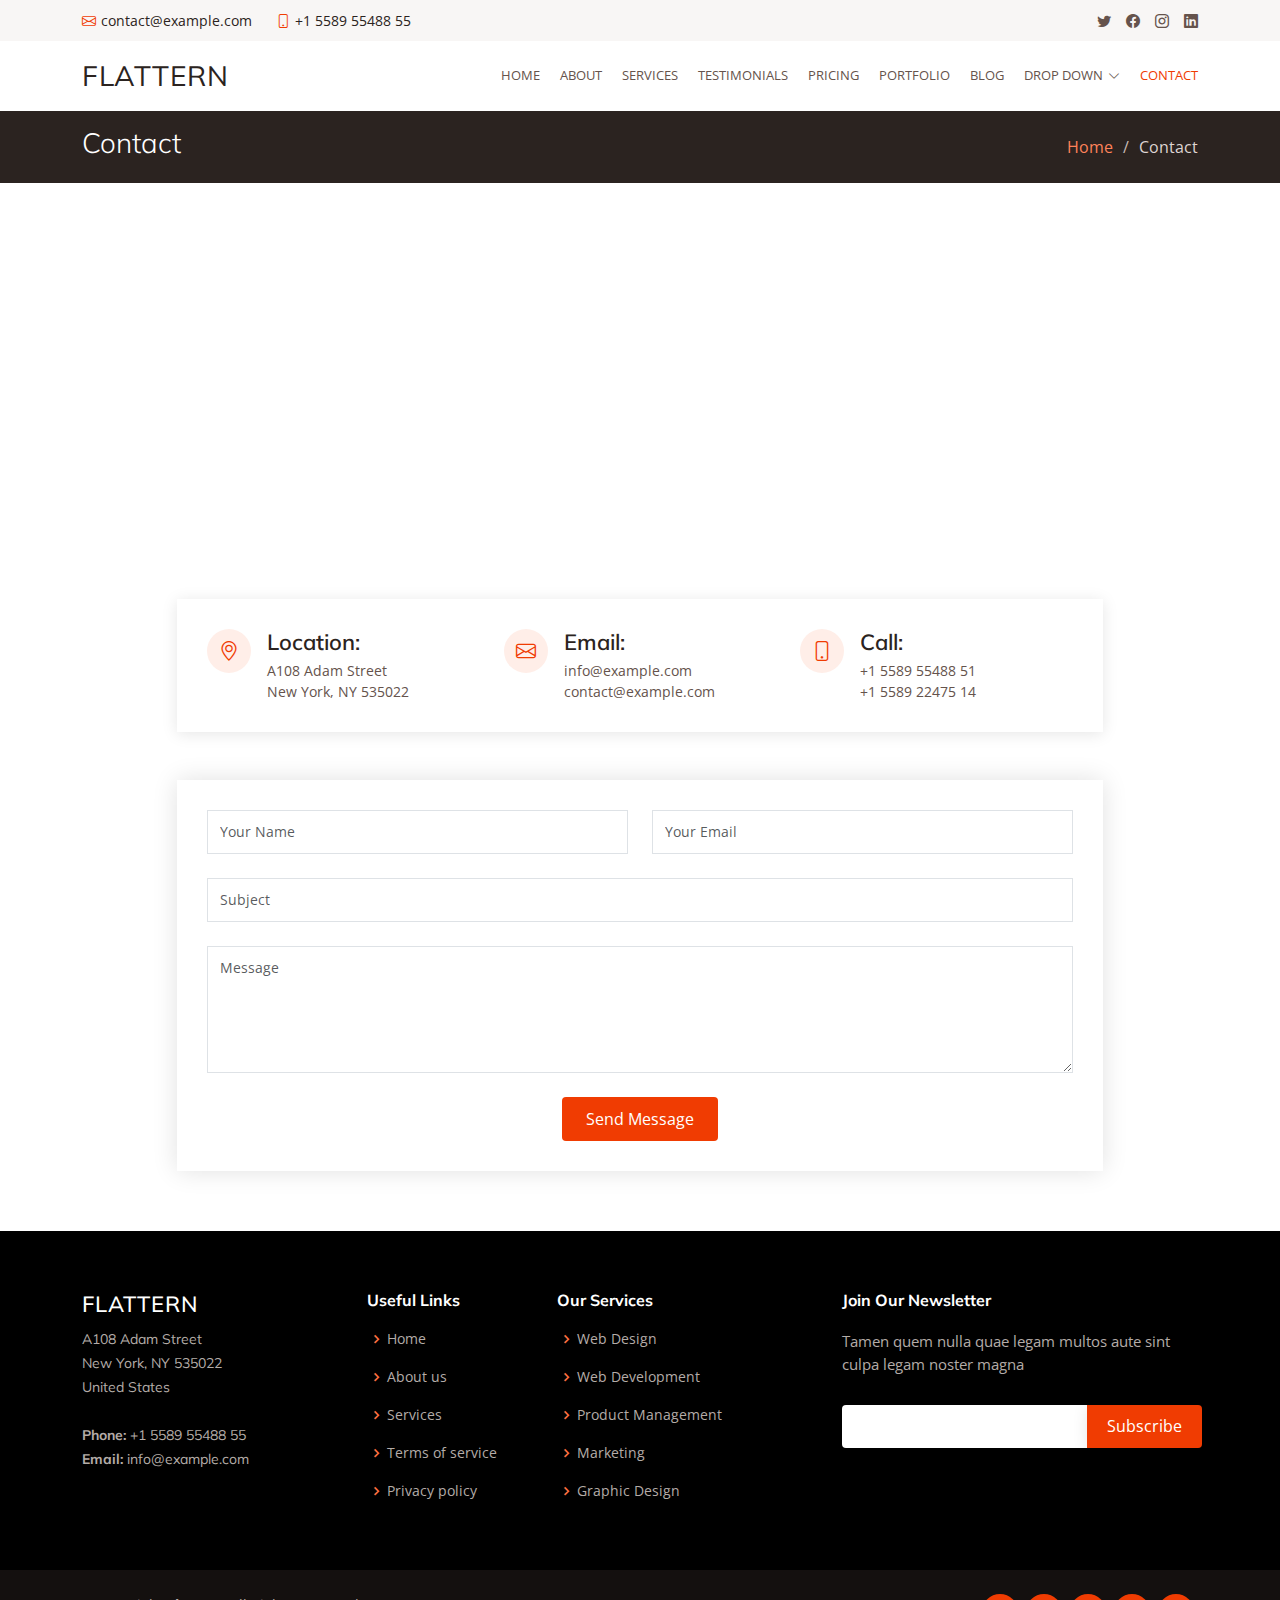
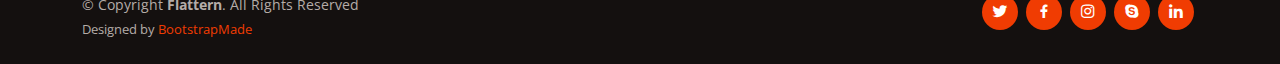
<file: contact.html>
<!DOCTYPE html>
<html lang="en">

<head>
  <meta charset="utf-8">
  <meta content="width=device-width, initial-scale=1.0" name="viewport">

  <title>Contact - Flattern Bootstrap Template</title>
  <meta content="" name="description">
  <meta content="" name="keywords">

  <!-- Favicons -->
  <link href="assets/img/favicon.png" rel="icon">
  <link href="assets/img/apple-touch-icon.png" rel="apple-touch-icon">

  <!-- Google Fonts -->
  <link href="https://fonts.googleapis.com/css?family=Open+Sans:300,300i,400,400i,600,600i,700,700i|Muli:300,300i,400,400i,500,500i,600,600i,700,700i|Poppins:300,300i,400,400i,500,500i,600,600i,700,700i" rel="stylesheet">

  <!-- Vendor CSS Files -->
  <link href="assets/vendor/animate.css/animate.min.css" rel="stylesheet">
  <link href="assets/vendor/aos/aos.css" rel="stylesheet">
  <link href="assets/vendor/bootstrap/css/bootstrap.min.css" rel="stylesheet">
  <link href="assets/vendor/bootstrap-icons/bootstrap-icons.css" rel="stylesheet">
  <link href="assets/vendor/boxicons/css/boxicons.min.css" rel="stylesheet">
  <link href="assets/vendor/glightbox/css/glightbox.min.css" rel="stylesheet">
  <link href="assets/vendor/swiper/swiper-bundle.min.css" rel="stylesheet">

  <!-- Template Main CSS File -->
  <link href="assets/css/style.css" rel="stylesheet">

  <!-- =======================================================
  * Template Name: Flattern
  * Template URL: https://bootstrapmade.com/flattern-multipurpose-bootstrap-template/
  * Updated: Mar 17 2024 with Bootstrap v5.3.3
  * Author: BootstrapMade.com
  * License: https://bootstrapmade.com/license/
  ======================================================== -->
</head>

<body>

  <!-- ======= Top Bar ======= -->
  <section id="topbar" class="d-flex align-items-center">
    <div class="container d-flex justify-content-center justify-content-md-between">
      <div class="contact-info d-flex align-items-center">
        <i class="bi bi-envelope d-flex align-items-center"><a href="mailto:contact@example.com">contact@example.com</a></i>
        <i class="bi bi-phone d-flex align-items-center ms-4"><span>+1 5589 55488 55</span></i>
      </div>
      <div class="social-links d-none d-md-flex align-items-center">
        <a href="#" class="twitter"><i class="bi bi-twitter"></i></a>
        <a href="#" class="facebook"><i class="bi bi-facebook"></i></a>
        <a href="#" class="instagram"><i class="bi bi-instagram"></i></a>
        <a href="#" class="linkedin"><i class="bi bi-linkedin"></i></i></a>
      </div>
    </div>
  </section>

  <!-- ======= Header ======= -->
  <header id="header" class="d-flex align-items-center">
    <div class="container d-flex justify-content-between">

      <div class="logo">
        <h1 class="text-light"><a href="index.html">Flattern</a></h1>
        <!-- Uncomment below if you prefer to use an image logo -->
        <!-- <a href="index.html"><img src="assets/img/logo.png" alt="" class="img-fluid"></a>-->
      </div>

      <nav id="navbar" class="navbar">
        <ul>
          <li><a href="index.html">Home</a></li>
          <li><a href="about.html">About</a></li>
          <li><a href="services.html">Services</a></li>
          <li><a href="testimonials.html">Testimonials</a></li>
          <li><a href="pricing.html">Pricing</a></li>
          <li><a href="portfolio.html">Portfolio</a></li>
          <li><a href="blog.html">Blog</a></li>
          <li class="dropdown"><a href="#"><span>Drop Down</span> <i class="bi bi-chevron-down"></i></a>
            <ul>
              <li><a href="#">Drop Down 1</a></li>
              <li class="dropdown"><a href="#"><span>Deep Drop Down</span> <i class="bi bi-chevron-right"></i></a>
                <ul>
                  <li><a href="#">Deep Drop Down 1</a></li>
                  <li><a href="#">Deep Drop Down 2</a></li>
                  <li><a href="#">Deep Drop Down 3</a></li>
                  <li><a href="#">Deep Drop Down 4</a></li>
                  <li><a href="#">Deep Drop Down 5</a></li>
                </ul>
              </li>
              <li><a href="#">Drop Down 2</a></li>
              <li><a href="#">Drop Down 3</a></li>
              <li><a href="#">Drop Down 4</a></li>
            </ul>
          </li>
          <li><a class="active" href="contact.html">Contact</a></li>
        </ul>
        <i class="bi bi-list mobile-nav-toggle"></i>
      </nav><!-- .navbar -->

    </div>
  </header><!-- End Header -->

  <main id="main">

    <!-- ======= Breadcrumbs ======= -->
    <section id="breadcrumbs" class="breadcrumbs">
      <div class="container">

        <div class="d-flex justify-content-between align-items-center">
          <h2>Contact</h2>
          <ol>
            <li><a href="index.html">Home</a></li>
            <li>Contact</li>
          </ol>
        </div>

      </div>
    </section><!-- End Breadcrumbs -->

    <!-- ======= Contact Section ======= -->
    <div class="map-section">
      <iframe style="border:0; width: 100%; height: 350px;" src="https://www.google.com/maps/embed?pb=!1m14!1m8!1m3!1d12097.433213460943!2d-74.0062269!3d40.7101282!3m2!1i1024!2i768!4f13.1!3m3!1m2!1s0x0%3A0xb89d1fe6bc499443!2sDowntown+Conference+Center!5e0!3m2!1smk!2sbg!4v1539943755621" frameborder="0" allowfullscreen></iframe>
    </div>

    <section id="contact" class="contact">
      <div class="container">

        <div class="row justify-content-center" data-aos="fade-up">

          <div class="col-lg-10">

            <div class="info-wrap">
              <div class="row">
                <div class="col-lg-4 info">
                  <i class="bi bi-geo-alt"></i>
                  <h4>Location:</h4>
                  <p>A108 Adam Street<br>New York, NY 535022</p>
                </div>

                <div class="col-lg-4 info mt-4 mt-lg-0">
                  <i class="bi bi-envelope"></i>
                  <h4>Email:</h4>
                  <p>info@example.com<br>contact@example.com</p>
                </div>

                <div class="col-lg-4 info mt-4 mt-lg-0">
                  <i class="bi bi-phone"></i>
                  <h4>Call:</h4>
                  <p>+1 5589 55488 51<br>+1 5589 22475 14</p>
                </div>
              </div>
            </div>

          </div>

        </div>

        <div class="row mt-5 justify-content-center" data-aos="fade-up">
          <div class="col-lg-10">
            <form action="forms/contact.php" method="post" role="form" class="php-email-form">
              <div class="row">
                <div class="col-md-6 form-group">
                  <input type="text" name="name" class="form-control" id="name" placeholder="Your Name" required>
                </div>
                <div class="col-md-6 form-group mt-3 mt-md-0">
                  <input type="email" class="form-control" name="email" id="email" placeholder="Your Email" required>
                </div>
              </div>
              <div class="form-group mt-3">
                <input type="text" class="form-control" name="subject" id="subject" placeholder="Subject" required>
              </div>
              <div class="form-group mt-3">
                <textarea class="form-control" name="message" rows="5" placeholder="Message" required></textarea>
              </div>
              <div class="my-3">
                <div class="loading">Loading</div>
                <div class="error-message"></div>
                <div class="sent-message">Your message has been sent. Thank you!</div>
              </div>
              <div class="text-center"><button type="submit">Send Message</button></div>
            </form>
          </div>

        </div>

      </div>
    </section><!-- End Contact Section -->

  </main><!-- End #main -->

  <!-- ======= Footer ======= -->
  <footer id="footer">

    <div class="footer-top">
      <div class="container">
        <div class="row">

          <div class="col-lg-3 col-md-6 footer-contact">
            <h3>Flattern</h3>
            <p>
              A108 Adam Street <br>
              New York, NY 535022<br>
              United States <br><br>
              <strong>Phone:</strong> +1 5589 55488 55<br>
              <strong>Email:</strong> info@example.com<br>
            </p>
          </div>

          <div class="col-lg-2 col-md-6 footer-links">
            <h4>Useful Links</h4>
            <ul>
              <li><i class="bx bx-chevron-right"></i> <a href="#">Home</a></li>
              <li><i class="bx bx-chevron-right"></i> <a href="#">About us</a></li>
              <li><i class="bx bx-chevron-right"></i> <a href="#">Services</a></li>
              <li><i class="bx bx-chevron-right"></i> <a href="#">Terms of service</a></li>
              <li><i class="bx bx-chevron-right"></i> <a href="#">Privacy policy</a></li>
            </ul>
          </div>

          <div class="col-lg-3 col-md-6 footer-links">
            <h4>Our Services</h4>
            <ul>
              <li><i class="bx bx-chevron-right"></i> <a href="#">Web Design</a></li>
              <li><i class="bx bx-chevron-right"></i> <a href="#">Web Development</a></li>
              <li><i class="bx bx-chevron-right"></i> <a href="#">Product Management</a></li>
              <li><i class="bx bx-chevron-right"></i> <a href="#">Marketing</a></li>
              <li><i class="bx bx-chevron-right"></i> <a href="#">Graphic Design</a></li>
            </ul>
          </div>

          <div class="col-lg-4 col-md-6 footer-newsletter">
            <h4>Join Our Newsletter</h4>
            <p>Tamen quem nulla quae legam multos aute sint culpa legam noster magna</p>
            <form action="" method="post">
              <input type="email" name="email"><input type="submit" value="Subscribe">
            </form>
          </div>

        </div>
      </div>
    </div>

    <div class="container d-md-flex py-4">

      <div class="me-md-auto text-center text-md-start">
        <div class="copyright">
          &copy; Copyright <strong><span>Flattern</span></strong>. All Rights Reserved
        </div>
        <div class="credits">
          <!-- All the links in the footer should remain intact. -->
          <!-- You can delete the links only if you purchased the pro version. -->
          <!-- Licensing information: https://bootstrapmade.com/license/ -->
          <!-- Purchase the pro version with working PHP/AJAX contact form: https://bootstrapmade.com/flattern-multipurpose-bootstrap-template/ -->
          Designed by <a href="https://bootstrapmade.com/">BootstrapMade</a>
        </div>
      </div>
      <div class="social-links text-center text-md-right pt-3 pt-md-0">
        <a href="#" class="twitter"><i class="bx bxl-twitter"></i></a>
        <a href="#" class="facebook"><i class="bx bxl-facebook"></i></a>
        <a href="#" class="instagram"><i class="bx bxl-instagram"></i></a>
        <a href="#" class="google-plus"><i class="bx bxl-skype"></i></a>
        <a href="#" class="linkedin"><i class="bx bxl-linkedin"></i></a>
      </div>
    </div>
  </footer><!-- End Footer -->

  <a href="#" class="back-to-top d-flex align-items-center justify-content-center"><i class="bi bi-arrow-up-short"></i></a>

  <!-- Vendor JS Files -->
  <script src="assets/vendor/aos/aos.js"></script>
  <script src="assets/vendor/bootstrap/js/bootstrap.bundle.min.js"></script>
  <script src="assets/vendor/glightbox/js/glightbox.min.js"></script>
  <script src="assets/vendor/isotope-layout/isotope.pkgd.min.js"></script>
  <script src="assets/vendor/swiper/swiper-bundle.min.js"></script>
  <script src="assets/vendor/waypoints/noframework.waypoints.js"></script>
  <script src="assets/vendor/php-email-form/validate.js"></script>

  <!-- Template Main JS File -->
  <script src="assets/js/main.js"></script>

</body>

</html>
</file>
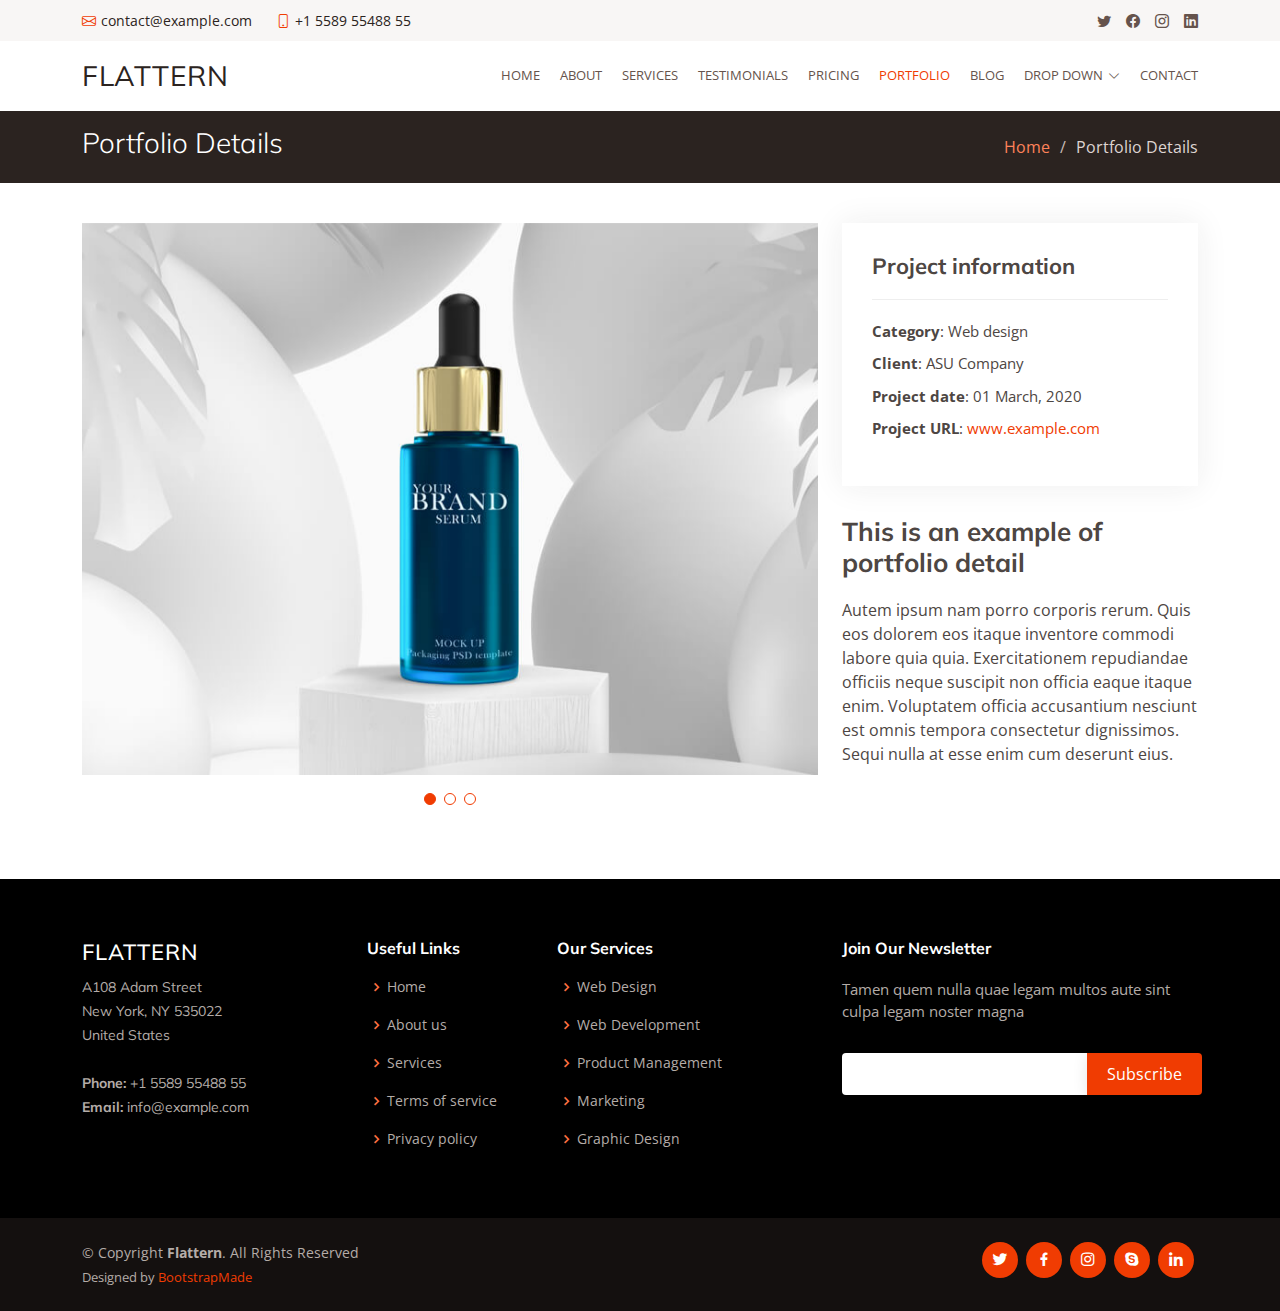
<file: portfolio-details.html>
<!DOCTYPE html>
<html lang="en">

<head>
  <meta charset="utf-8">
  <meta content="width=device-width, initial-scale=1.0" name="viewport">

  <title>Portfolio Details - Flattern Bootstrap Template</title>
  <meta content="" name="description">
  <meta content="" name="keywords">

  <!-- Favicons -->
  <link href="assets/img/favicon.png" rel="icon">
  <link href="assets/img/apple-touch-icon.png" rel="apple-touch-icon">

  <!-- Google Fonts -->
  <link href="https://fonts.googleapis.com/css?family=Open+Sans:300,300i,400,400i,600,600i,700,700i|Muli:300,300i,400,400i,500,500i,600,600i,700,700i|Poppins:300,300i,400,400i,500,500i,600,600i,700,700i" rel="stylesheet">

  <!-- Vendor CSS Files -->
  <link href="assets/vendor/animate.css/animate.min.css" rel="stylesheet">
  <link href="assets/vendor/aos/aos.css" rel="stylesheet">
  <link href="assets/vendor/bootstrap/css/bootstrap.min.css" rel="stylesheet">
  <link href="assets/vendor/bootstrap-icons/bootstrap-icons.css" rel="stylesheet">
  <link href="assets/vendor/boxicons/css/boxicons.min.css" rel="stylesheet">
  <link href="assets/vendor/glightbox/css/glightbox.min.css" rel="stylesheet">
  <link href="assets/vendor/swiper/swiper-bundle.min.css" rel="stylesheet">

  <!-- Template Main CSS File -->
  <link href="assets/css/style.css" rel="stylesheet">

  <!-- =======================================================
  * Template Name: Flattern
  * Template URL: https://bootstrapmade.com/flattern-multipurpose-bootstrap-template/
  * Updated: Mar 17 2024 with Bootstrap v5.3.3
  * Author: BootstrapMade.com
  * License: https://bootstrapmade.com/license/
  ======================================================== -->
</head>

<body>

  <!-- ======= Top Bar ======= -->
  <section id="topbar" class="d-flex align-items-center">
    <div class="container d-flex justify-content-center justify-content-md-between">
      <div class="contact-info d-flex align-items-center">
        <i class="bi bi-envelope d-flex align-items-center"><a href="mailto:contact@example.com">contact@example.com</a></i>
        <i class="bi bi-phone d-flex align-items-center ms-4"><span>+1 5589 55488 55</span></i>
      </div>
      <div class="social-links d-none d-md-flex align-items-center">
        <a href="#" class="twitter"><i class="bi bi-twitter"></i></a>
        <a href="#" class="facebook"><i class="bi bi-facebook"></i></a>
        <a href="#" class="instagram"><i class="bi bi-instagram"></i></a>
        <a href="#" class="linkedin"><i class="bi bi-linkedin"></i></i></a>
      </div>
    </div>
  </section>

  <!-- ======= Header ======= -->
  <header id="header" class="d-flex align-items-center">
    <div class="container d-flex justify-content-between">

      <div class="logo">
        <h1 class="text-light"><a href="index.html">Flattern</a></h1>
        <!-- Uncomment below if you prefer to use an image logo -->
        <!-- <a href="index.html"><img src="assets/img/logo.png" alt="" class="img-fluid"></a>-->
      </div>

      <nav id="navbar" class="navbar">
        <ul>
          <li><a href="index.html">Home</a></li>
          <li><a href="about.html">About</a></li>
          <li><a href="services.html">Services</a></li>
          <li><a href="testimonials.html">Testimonials</a></li>
          <li><a href="pricing.html">Pricing</a></li>
          <li><a class="active" href="portfolio.html">Portfolio</a></li>
          <li><a href="blog.html">Blog</a></li>
          <li class="dropdown"><a href="#"><span>Drop Down</span> <i class="bi bi-chevron-down"></i></a>
            <ul>
              <li><a href="#">Drop Down 1</a></li>
              <li class="dropdown"><a href="#"><span>Deep Drop Down</span> <i class="bi bi-chevron-right"></i></a>
                <ul>
                  <li><a href="#">Deep Drop Down 1</a></li>
                  <li><a href="#">Deep Drop Down 2</a></li>
                  <li><a href="#">Deep Drop Down 3</a></li>
                  <li><a href="#">Deep Drop Down 4</a></li>
                  <li><a href="#">Deep Drop Down 5</a></li>
                </ul>
              </li>
              <li><a href="#">Drop Down 2</a></li>
              <li><a href="#">Drop Down 3</a></li>
              <li><a href="#">Drop Down 4</a></li>
            </ul>
          </li>
          <li><a href="contact.html">Contact</a></li>
        </ul>
        <i class="bi bi-list mobile-nav-toggle"></i>
      </nav><!-- .navbar -->

    </div>
  </header><!-- End Header -->

  <main id="main">

    <!-- ======= Breadcrumbs ======= -->
    <section id="breadcrumbs" class="breadcrumbs">
      <div class="container">

        <div class="d-flex justify-content-between align-items-center">
          <h2>Portfolio Details</h2>
          <ol>
            <li><a href="index.html">Home</a></li>
            <li>Portfolio Details</li>
          </ol>
        </div>

      </div>
    </section><!-- End Breadcrumbs -->

    <!-- ======= Portfolio Details Section ======= -->
    <section id="portfolio-details" class="portfolio-details">
      <div class="container">

        <div class="row gy-4">

          <div class="col-lg-8">
            <div class="portfolio-details-slider swiper">
              <div class="swiper-wrapper align-items-center">

                <div class="swiper-slide">
                  <img src="assets/img/portfolio/portfolio-1.jpg" alt="">
                </div>

                <div class="swiper-slide">
                  <img src="assets/img/portfolio/portfolio-2.jpg" alt="">
                </div>

                <div class="swiper-slide">
                  <img src="assets/img/portfolio/portfolio-3.jpg" alt="">
                </div>

              </div>
              <div class="swiper-pagination"></div>
            </div>
          </div>

          <div class="col-lg-4">
            <div class="portfolio-info">
              <h3>Project information</h3>
              <ul>
                <li><strong>Category</strong>: Web design</li>
                <li><strong>Client</strong>: ASU Company</li>
                <li><strong>Project date</strong>: 01 March, 2020</li>
                <li><strong>Project URL</strong>: <a href="#">www.example.com</a></li>
              </ul>
            </div>
            <div class="portfolio-description">
              <h2>This is an example of portfolio detail</h2>
              <p>
                Autem ipsum nam porro corporis rerum. Quis eos dolorem eos itaque inventore commodi labore quia quia. Exercitationem repudiandae officiis neque suscipit non officia eaque itaque enim. Voluptatem officia accusantium nesciunt est omnis tempora consectetur dignissimos. Sequi nulla at esse enim cum deserunt eius.
              </p>
            </div>
          </div>

        </div>

      </div>
    </section><!-- End Portfolio Details Section -->

  </main><!-- End #main -->

  <!-- ======= Footer ======= -->
  <footer id="footer">

    <div class="footer-top">
      <div class="container">
        <div class="row">

          <div class="col-lg-3 col-md-6 footer-contact">
            <h3>Flattern</h3>
            <p>
              A108 Adam Street <br>
              New York, NY 535022<br>
              United States <br><br>
              <strong>Phone:</strong> +1 5589 55488 55<br>
              <strong>Email:</strong> info@example.com<br>
            </p>
          </div>

          <div class="col-lg-2 col-md-6 footer-links">
            <h4>Useful Links</h4>
            <ul>
              <li><i class="bx bx-chevron-right"></i> <a href="#">Home</a></li>
              <li><i class="bx bx-chevron-right"></i> <a href="#">About us</a></li>
              <li><i class="bx bx-chevron-right"></i> <a href="#">Services</a></li>
              <li><i class="bx bx-chevron-right"></i> <a href="#">Terms of service</a></li>
              <li><i class="bx bx-chevron-right"></i> <a href="#">Privacy policy</a></li>
            </ul>
          </div>

          <div class="col-lg-3 col-md-6 footer-links">
            <h4>Our Services</h4>
            <ul>
              <li><i class="bx bx-chevron-right"></i> <a href="#">Web Design</a></li>
              <li><i class="bx bx-chevron-right"></i> <a href="#">Web Development</a></li>
              <li><i class="bx bx-chevron-right"></i> <a href="#">Product Management</a></li>
              <li><i class="bx bx-chevron-right"></i> <a href="#">Marketing</a></li>
              <li><i class="bx bx-chevron-right"></i> <a href="#">Graphic Design</a></li>
            </ul>
          </div>

          <div class="col-lg-4 col-md-6 footer-newsletter">
            <h4>Join Our Newsletter</h4>
            <p>Tamen quem nulla quae legam multos aute sint culpa legam noster magna</p>
            <form action="" method="post">
              <input type="email" name="email"><input type="submit" value="Subscribe">
            </form>
          </div>

        </div>
      </div>
    </div>

    <div class="container d-md-flex py-4">

      <div class="me-md-auto text-center text-md-start">
        <div class="copyright">
          &copy; Copyright <strong><span>Flattern</span></strong>. All Rights Reserved
        </div>
        <div class="credits">
          <!-- All the links in the footer should remain intact. -->
          <!-- You can delete the links only if you purchased the pro version. -->
          <!-- Licensing information: https://bootstrapmade.com/license/ -->
          <!-- Purchase the pro version with working PHP/AJAX contact form: https://bootstrapmade.com/flattern-multipurpose-bootstrap-template/ -->
          Designed by <a href="https://bootstrapmade.com/">BootstrapMade</a>
        </div>
      </div>
      <div class="social-links text-center text-md-right pt-3 pt-md-0">
        <a href="#" class="twitter"><i class="bx bxl-twitter"></i></a>
        <a href="#" class="facebook"><i class="bx bxl-facebook"></i></a>
        <a href="#" class="instagram"><i class="bx bxl-instagram"></i></a>
        <a href="#" class="google-plus"><i class="bx bxl-skype"></i></a>
        <a href="#" class="linkedin"><i class="bx bxl-linkedin"></i></a>
      </div>
    </div>
  </footer><!-- End Footer -->

  <a href="#" class="back-to-top d-flex align-items-center justify-content-center"><i class="bi bi-arrow-up-short"></i></a>

  <!-- Vendor JS Files -->
  <script src="assets/vendor/aos/aos.js"></script>
  <script src="assets/vendor/bootstrap/js/bootstrap.bundle.min.js"></script>
  <script src="assets/vendor/glightbox/js/glightbox.min.js"></script>
  <script src="assets/vendor/isotope-layout/isotope.pkgd.min.js"></script>
  <script src="assets/vendor/swiper/swiper-bundle.min.js"></script>
  <script src="assets/vendor/waypoints/noframework.waypoints.js"></script>
  <script src="assets/vendor/php-email-form/validate.js"></script>

  <!-- Template Main JS File -->
  <script src="assets/js/main.js"></script>

</body>

</html>
</file>
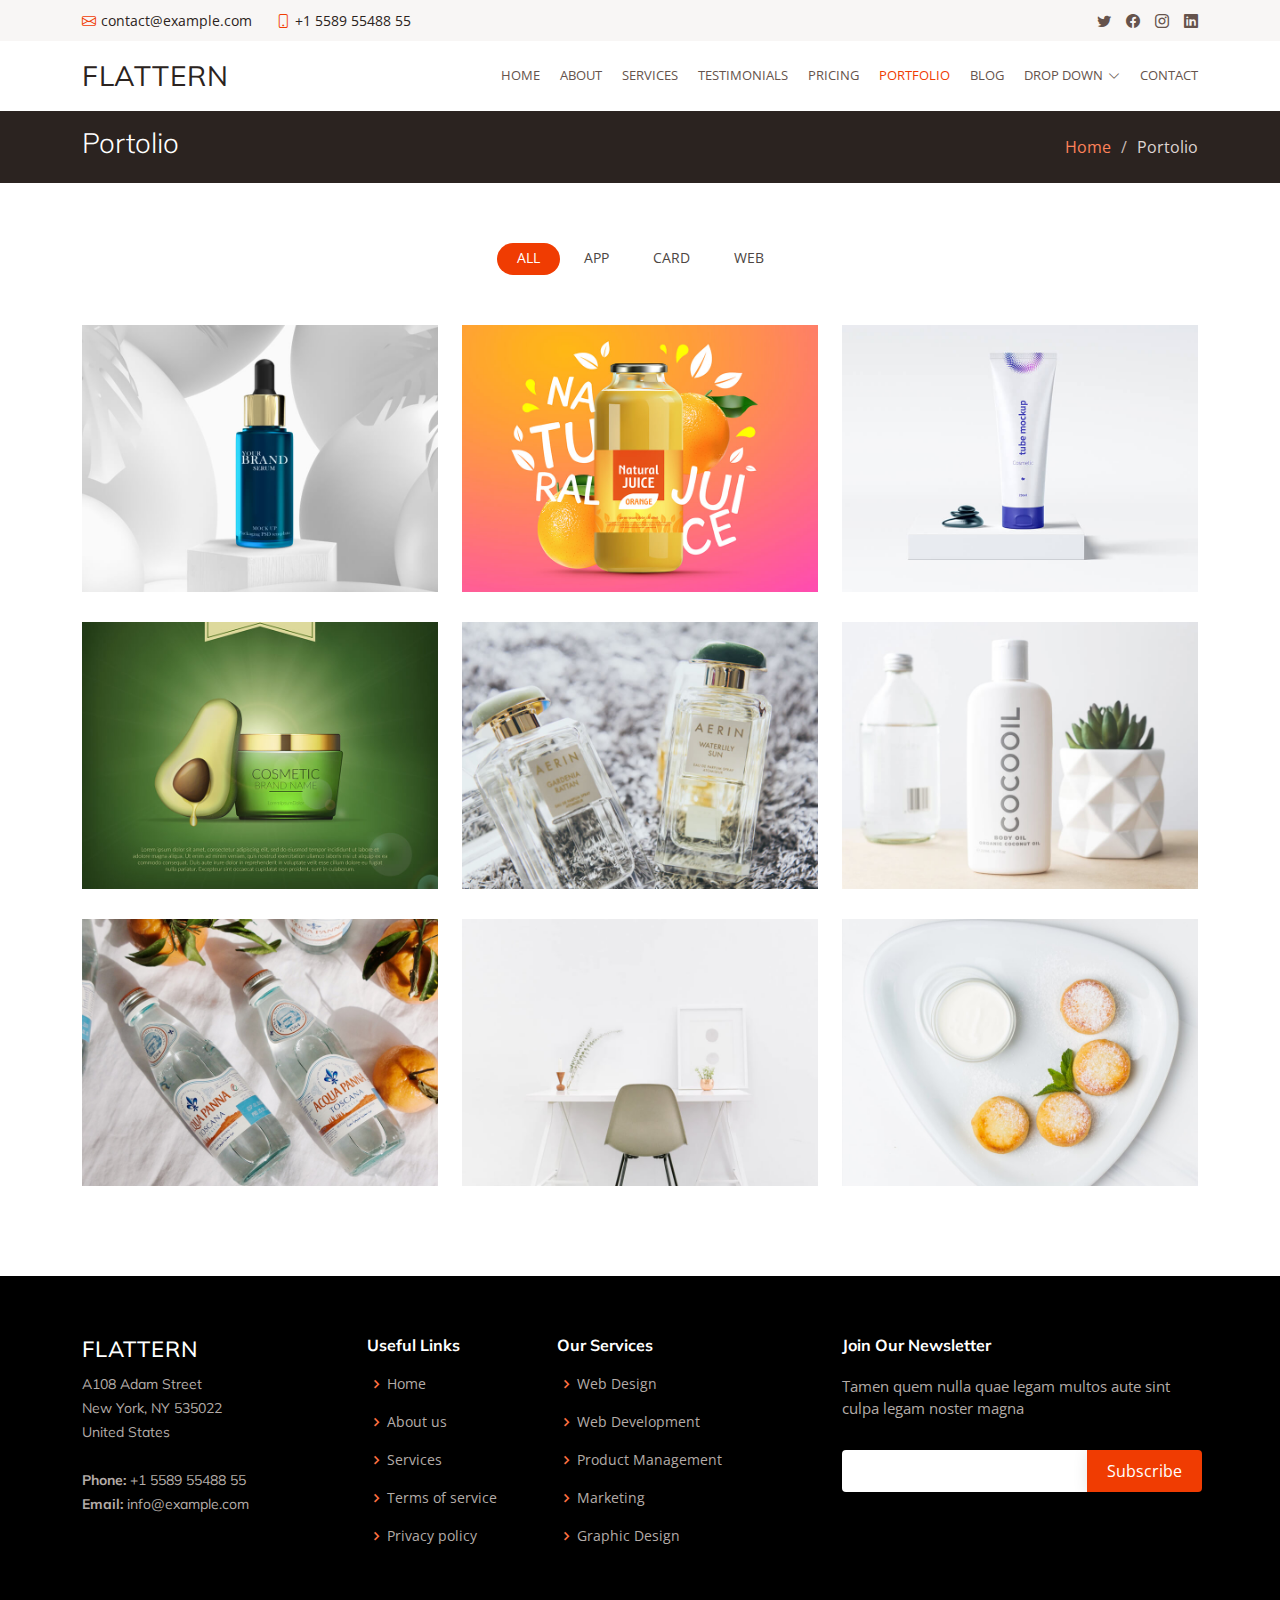
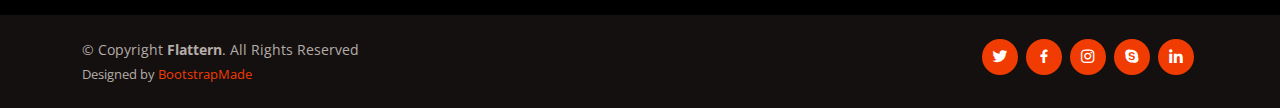
<file: portfolio.html>
<!DOCTYPE html>
<html lang="en">

<head>
  <meta charset="utf-8">
  <meta content="width=device-width, initial-scale=1.0" name="viewport">

  <title>Portfolio - Flattern Bootstrap Template</title>
  <meta content="" name="description">
  <meta content="" name="keywords">

  <!-- Favicons -->
  <link href="assets/img/favicon.png" rel="icon">
  <link href="assets/img/apple-touch-icon.png" rel="apple-touch-icon">

  <!-- Google Fonts -->
  <link href="https://fonts.googleapis.com/css?family=Open+Sans:300,300i,400,400i,600,600i,700,700i|Muli:300,300i,400,400i,500,500i,600,600i,700,700i|Poppins:300,300i,400,400i,500,500i,600,600i,700,700i" rel="stylesheet">

  <!-- Vendor CSS Files -->
  <link href="assets/vendor/animate.css/animate.min.css" rel="stylesheet">
  <link href="assets/vendor/aos/aos.css" rel="stylesheet">
  <link href="assets/vendor/bootstrap/css/bootstrap.min.css" rel="stylesheet">
  <link href="assets/vendor/bootstrap-icons/bootstrap-icons.css" rel="stylesheet">
  <link href="assets/vendor/boxicons/css/boxicons.min.css" rel="stylesheet">
  <link href="assets/vendor/glightbox/css/glightbox.min.css" rel="stylesheet">
  <link href="assets/vendor/swiper/swiper-bundle.min.css" rel="stylesheet">

  <!-- Template Main CSS File -->
  <link href="assets/css/style.css" rel="stylesheet">

  <!-- =======================================================
  * Template Name: Flattern
  * Template URL: https://bootstrapmade.com/flattern-multipurpose-bootstrap-template/
  * Updated: Mar 17 2024 with Bootstrap v5.3.3
  * Author: BootstrapMade.com
  * License: https://bootstrapmade.com/license/
  ======================================================== -->
</head>

<body>

  <!-- ======= Top Bar ======= -->
  <section id="topbar" class="d-flex align-items-center">
    <div class="container d-flex justify-content-center justify-content-md-between">
      <div class="contact-info d-flex align-items-center">
        <i class="bi bi-envelope d-flex align-items-center"><a href="mailto:contact@example.com">contact@example.com</a></i>
        <i class="bi bi-phone d-flex align-items-center ms-4"><span>+1 5589 55488 55</span></i>
      </div>
      <div class="social-links d-none d-md-flex align-items-center">
        <a href="#" class="twitter"><i class="bi bi-twitter"></i></a>
        <a href="#" class="facebook"><i class="bi bi-facebook"></i></a>
        <a href="#" class="instagram"><i class="bi bi-instagram"></i></a>
        <a href="#" class="linkedin"><i class="bi bi-linkedin"></i></i></a>
      </div>
    </div>
  </section>

  <!-- ======= Header ======= -->
  <header id="header" class="d-flex align-items-center">
    <div class="container d-flex justify-content-between">

      <div class="logo">
        <h1 class="text-light"><a href="index.html">Flattern</a></h1>
        <!-- Uncomment below if you prefer to use an image logo -->
        <!-- <a href="index.html"><img src="assets/img/logo.png" alt="" class="img-fluid"></a>-->
      </div>

      <nav id="navbar" class="navbar">
        <ul>
          <li><a href="index.html">Home</a></li>
          <li><a href="about.html">About</a></li>
          <li><a href="services.html">Services</a></li>
          <li><a href="testimonials.html">Testimonials</a></li>
          <li><a href="pricing.html">Pricing</a></li>
          <li><a class="active" href="portfolio.html">Portfolio</a></li>
          <li><a href="blog.html">Blog</a></li>
          <li class="dropdown"><a href="#"><span>Drop Down</span> <i class="bi bi-chevron-down"></i></a>
            <ul>
              <li><a href="#">Drop Down 1</a></li>
              <li class="dropdown"><a href="#"><span>Deep Drop Down</span> <i class="bi bi-chevron-right"></i></a>
                <ul>
                  <li><a href="#">Deep Drop Down 1</a></li>
                  <li><a href="#">Deep Drop Down 2</a></li>
                  <li><a href="#">Deep Drop Down 3</a></li>
                  <li><a href="#">Deep Drop Down 4</a></li>
                  <li><a href="#">Deep Drop Down 5</a></li>
                </ul>
              </li>
              <li><a href="#">Drop Down 2</a></li>
              <li><a href="#">Drop Down 3</a></li>
              <li><a href="#">Drop Down 4</a></li>
            </ul>
          </li>
          <li><a href="contact.html">Contact</a></li>
        </ul>
        <i class="bi bi-list mobile-nav-toggle"></i>
      </nav><!-- .navbar -->

    </div>
  </header><!-- End Header -->

  <main id="main">

    <!-- ======= Breadcrumbs ======= -->
    <section id="breadcrumbs" class="breadcrumbs">
      <div class="container">

        <div class="d-flex justify-content-between align-items-center">
          <h2>Portolio</h2>
          <ol>
            <li><a href="index.html">Home</a></li>
            <li>Portolio</li>
          </ol>
        </div>

      </div>
    </section><!-- End Breadcrumbs -->

    <!-- ======= Portfolio Section ======= -->
    <section id="portfolio" class="portfolio">
      <div class="container">

        <div class="row" data-aos="fade-up">
          <div class="col-lg-12 d-flex justify-content-center">
            <ul id="portfolio-flters">
              <li data-filter="*" class="filter-active">All</li>
              <li data-filter=".filter-app">App</li>
              <li data-filter=".filter-card">Card</li>
              <li data-filter=".filter-web">Web</li>
            </ul>
          </div>
        </div>

        <div class="row portfolio-container" data-aos="fade-up">

          <div class="col-lg-4 col-md-6 portfolio-item filter-app">
            <img src="assets/img/portfolio/portfolio-1.jpg" class="img-fluid" alt="">
            <div class="portfolio-info">
              <h4>App 1</h4>
              <p>App</p>
              <a href="assets/img/portfolio/portfolio-1.jpg" data-gallery="portfolioGallery" class="portfolio-lightbox preview-link" title="App 1"><i class="bx bx-plus"></i></a>
              <a href="portfolio-details.html" class="details-link" title="More Details"><i class="bx bx-link"></i></a>
            </div>
          </div>

          <div class="col-lg-4 col-md-6 portfolio-item filter-web">
            <img src="assets/img/portfolio/portfolio-2.jpg" class="img-fluid" alt="">
            <div class="portfolio-info">
              <h4>Web 3</h4>
              <p>Web</p>
              <a href="assets/img/portfolio/portfolio-2.jpg" data-gallery="portfolioGallery" class="portfolio-lightbox preview-link" title="Web 3"><i class="bx bx-plus"></i></a>
              <a href="portfolio-details.html" class="details-link" title="More Details"><i class="bx bx-link"></i></a>
            </div>
          </div>

          <div class="col-lg-4 col-md-6 portfolio-item filter-app">
            <img src="assets/img/portfolio/portfolio-3.jpg" class="img-fluid" alt="">
            <div class="portfolio-info">
              <h4>App 2</h4>
              <p>App</p>
              <a href="assets/img/portfolio/portfolio-3.jpg" data-gallery="portfolioGallery" class="portfolio-lightbox preview-link" title="App 2"><i class="bx bx-plus"></i></a>
              <a href="portfolio-details.html" class="details-link" title="More Details"><i class="bx bx-link"></i></a>
            </div>
          </div>

          <div class="col-lg-4 col-md-6 portfolio-item filter-card">
            <img src="assets/img/portfolio/portfolio-4.jpg" class="img-fluid" alt="">
            <div class="portfolio-info">
              <h4>Card 2</h4>
              <p>Card</p>
              <a href="assets/img/portfolio/portfolio-4.jpg" data-gallery="portfolioGallery" class="portfolio-lightbox preview-link" title="Card 2"><i class="bx bx-plus"></i></a>
              <a href="portfolio-details.html" class="details-link" title="More Details"><i class="bx bx-link"></i></a>
            </div>
          </div>

          <div class="col-lg-4 col-md-6 portfolio-item filter-web">
            <img src="assets/img/portfolio/portfolio-5.jpg" class="img-fluid" alt="">
            <div class="portfolio-info">
              <h4>Web 2</h4>
              <p>Web</p>
              <a href="assets/img/portfolio/portfolio-5.jpg" data-gallery="portfolioGallery" class="portfolio-lightbox preview-link" title="Web 2"><i class="bx bx-plus"></i></a>
              <a href="portfolio-details.html" class="details-link" title="More Details"><i class="bx bx-link"></i></a>
            </div>
          </div>

          <div class="col-lg-4 col-md-6 portfolio-item filter-app">
            <img src="assets/img/portfolio/portfolio-6.jpg" class="img-fluid" alt="">
            <div class="portfolio-info">
              <h4>App 3</h4>
              <p>App</p>
              <a href="assets/img/portfolio/portfolio-6.jpg" data-gallery="portfolioGallery" class="portfolio-lightbox preview-link" title="App 3"><i class="bx bx-plus"></i></a>
              <a href="portfolio-details.html" class="details-link" title="More Details"><i class="bx bx-link"></i></a>
            </div>
          </div>

          <div class="col-lg-4 col-md-6 portfolio-item filter-card">
            <img src="assets/img/portfolio/portfolio-7.jpg" class="img-fluid" alt="">
            <div class="portfolio-info">
              <h4>Card 1</h4>
              <p>Card</p>
              <a href="assets/img/portfolio/portfolio-7.jpg" data-gallery="portfolioGallery" class="portfolio-lightbox preview-link" title="Card 1"><i class="bx bx-plus"></i></a>
              <a href="portfolio-details.html" class="details-link" title="More Details"><i class="bx bx-link"></i></a>
            </div>
          </div>

          <div class="col-lg-4 col-md-6 portfolio-item filter-card">
            <img src="assets/img/portfolio/portfolio-8.jpg" class="img-fluid" alt="">
            <div class="portfolio-info">
              <h4>Card 3</h4>
              <p>Card</p>
              <a href="assets/img/portfolio/portfolio-8.jpg" data-gallery="portfolioGallery" class="portfolio-lightbox preview-link" title="Card 3"><i class="bx bx-plus"></i></a>
              <a href="portfolio-details.html" class="details-link" title="More Details"><i class="bx bx-link"></i></a>
            </div>
          </div>

          <div class="col-lg-4 col-md-6 portfolio-item filter-web">
            <img src="assets/img/portfolio/portfolio-9.jpg" class="img-fluid" alt="">
            <div class="portfolio-info">
              <h4>Web 3</h4>
              <p>Web</p>
              <a href="assets/img/portfolio/portfolio-9.jpg" data-gallery="portfolioGallery" class="portfolio-lightbox preview-link" title="Web 3"><i class="bx bx-plus"></i></a>
              <a href="portfolio-details.html" class="details-link" title="More Details"><i class="bx bx-link"></i></a>
            </div>
          </div>

        </div>

      </div>
    </section><!-- End Portfolio Section -->

  </main><!-- End #main -->

  <!-- ======= Footer ======= -->
  <footer id="footer">

    <div class="footer-top">
      <div class="container">
        <div class="row">

          <div class="col-lg-3 col-md-6 footer-contact">
            <h3>Flattern</h3>
            <p>
              A108 Adam Street <br>
              New York, NY 535022<br>
              United States <br><br>
              <strong>Phone:</strong> +1 5589 55488 55<br>
              <strong>Email:</strong> info@example.com<br>
            </p>
          </div>

          <div class="col-lg-2 col-md-6 footer-links">
            <h4>Useful Links</h4>
            <ul>
              <li><i class="bx bx-chevron-right"></i> <a href="#">Home</a></li>
              <li><i class="bx bx-chevron-right"></i> <a href="#">About us</a></li>
              <li><i class="bx bx-chevron-right"></i> <a href="#">Services</a></li>
              <li><i class="bx bx-chevron-right"></i> <a href="#">Terms of service</a></li>
              <li><i class="bx bx-chevron-right"></i> <a href="#">Privacy policy</a></li>
            </ul>
          </div>

          <div class="col-lg-3 col-md-6 footer-links">
            <h4>Our Services</h4>
            <ul>
              <li><i class="bx bx-chevron-right"></i> <a href="#">Web Design</a></li>
              <li><i class="bx bx-chevron-right"></i> <a href="#">Web Development</a></li>
              <li><i class="bx bx-chevron-right"></i> <a href="#">Product Management</a></li>
              <li><i class="bx bx-chevron-right"></i> <a href="#">Marketing</a></li>
              <li><i class="bx bx-chevron-right"></i> <a href="#">Graphic Design</a></li>
            </ul>
          </div>

          <div class="col-lg-4 col-md-6 footer-newsletter">
            <h4>Join Our Newsletter</h4>
            <p>Tamen quem nulla quae legam multos aute sint culpa legam noster magna</p>
            <form action="" method="post">
              <input type="email" name="email"><input type="submit" value="Subscribe">
            </form>
          </div>

        </div>
      </div>
    </div>

    <div class="container d-md-flex py-4">

      <div class="me-md-auto text-center text-md-start">
        <div class="copyright">
          &copy; Copyright <strong><span>Flattern</span></strong>. All Rights Reserved
        </div>
        <div class="credits">
          <!-- All the links in the footer should remain intact. -->
          <!-- You can delete the links only if you purchased the pro version. -->
          <!-- Licensing information: https://bootstrapmade.com/license/ -->
          <!-- Purchase the pro version with working PHP/AJAX contact form: https://bootstrapmade.com/flattern-multipurpose-bootstrap-template/ -->
          Designed by <a href="https://bootstrapmade.com/">BootstrapMade</a>
        </div>
      </div>
      <div class="social-links text-center text-md-right pt-3 pt-md-0">
        <a href="#" class="twitter"><i class="bx bxl-twitter"></i></a>
        <a href="#" class="facebook"><i class="bx bxl-facebook"></i></a>
        <a href="#" class="instagram"><i class="bx bxl-instagram"></i></a>
        <a href="#" class="google-plus"><i class="bx bxl-skype"></i></a>
        <a href="#" class="linkedin"><i class="bx bxl-linkedin"></i></a>
      </div>
    </div>
  </footer><!-- End Footer -->

  <a href="#" class="back-to-top d-flex align-items-center justify-content-center"><i class="bi bi-arrow-up-short"></i></a>

  <!-- Vendor JS Files -->
  <script src="assets/vendor/aos/aos.js"></script>
  <script src="assets/vendor/bootstrap/js/bootstrap.bundle.min.js"></script>
  <script src="assets/vendor/glightbox/js/glightbox.min.js"></script>
  <script src="assets/vendor/isotope-layout/isotope.pkgd.min.js"></script>
  <script src="assets/vendor/swiper/swiper-bundle.min.js"></script>
  <script src="assets/vendor/waypoints/noframework.waypoints.js"></script>
  <script src="assets/vendor/php-email-form/validate.js"></script>

  <!-- Template Main JS File -->
  <script src="assets/js/main.js"></script>

</body>

</html>
</file>
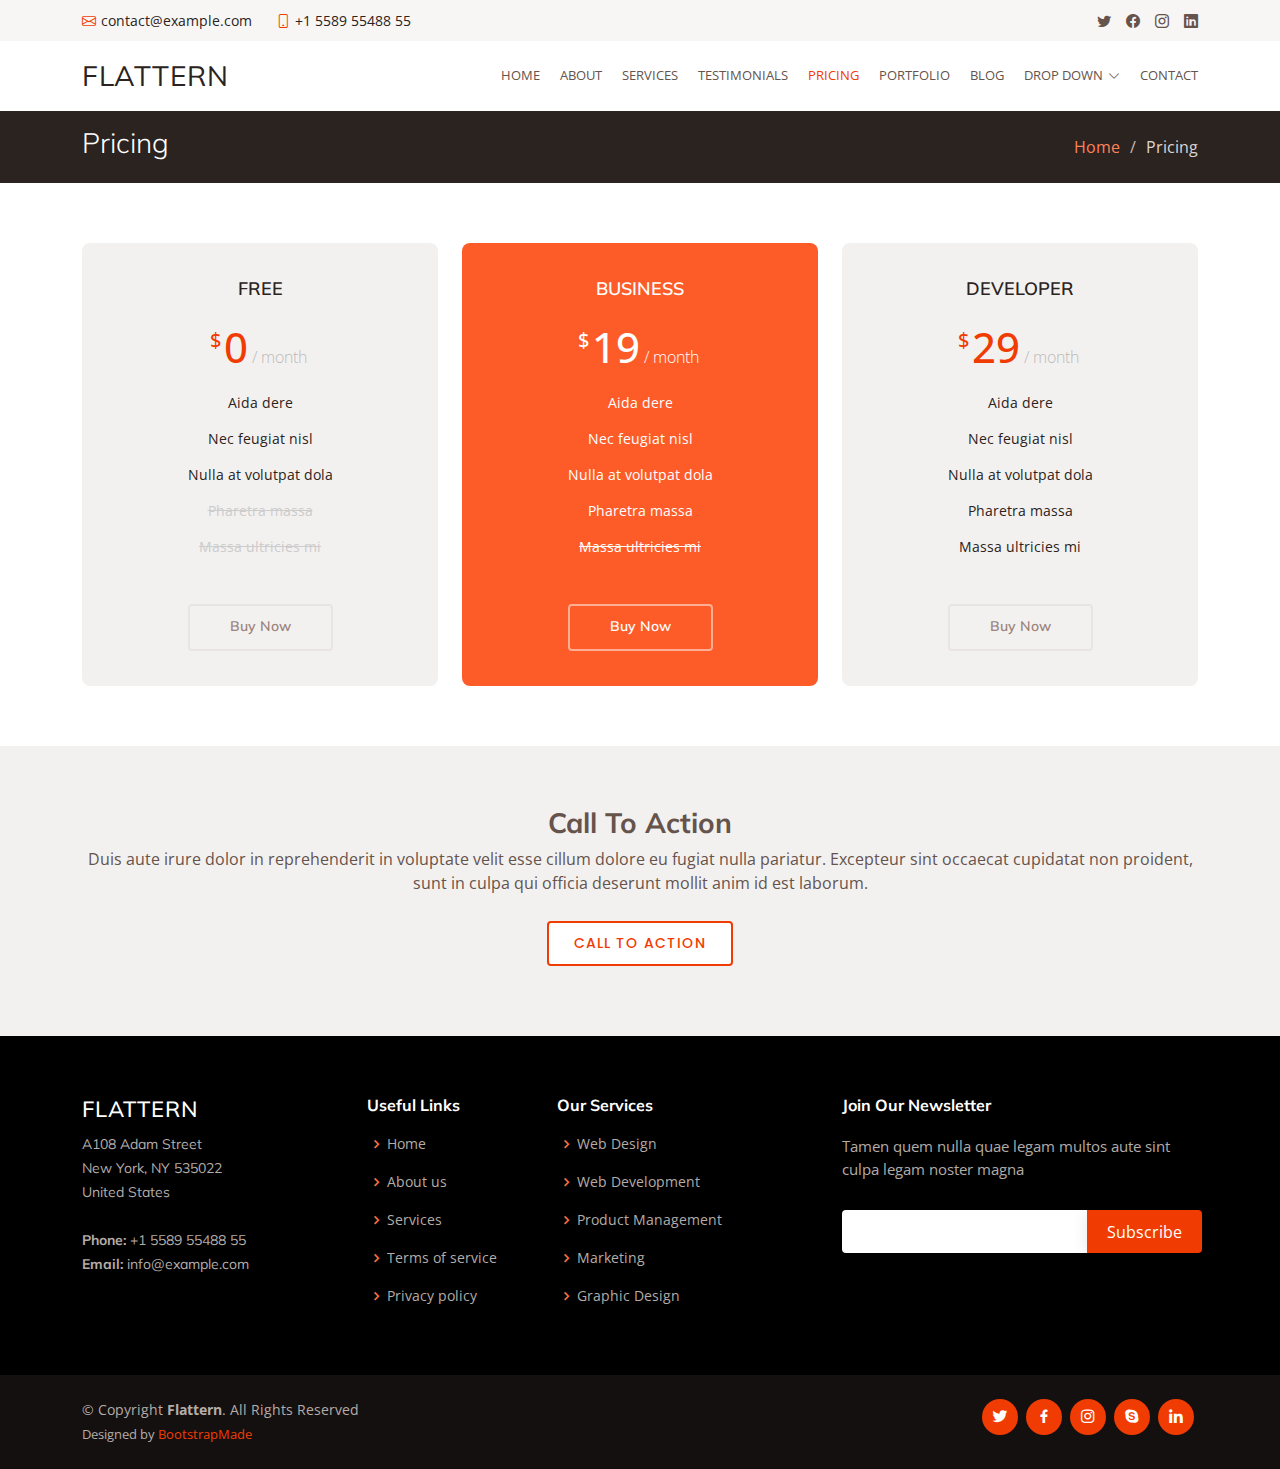
<file: pricing.html>
<!DOCTYPE html>
<html lang="en">

<head>
  <meta charset="utf-8">
  <meta content="width=device-width, initial-scale=1.0" name="viewport">

  <title>Pricing - Flattern Bootstrap Template</title>
  <meta content="" name="description">
  <meta content="" name="keywords">

  <!-- Favicons -->
  <link href="assets/img/favicon.png" rel="icon">
  <link href="assets/img/apple-touch-icon.png" rel="apple-touch-icon">

  <!-- Google Fonts -->
  <link href="https://fonts.googleapis.com/css?family=Open+Sans:300,300i,400,400i,600,600i,700,700i|Muli:300,300i,400,400i,500,500i,600,600i,700,700i|Poppins:300,300i,400,400i,500,500i,600,600i,700,700i" rel="stylesheet">

  <!-- Vendor CSS Files -->
  <link href="assets/vendor/animate.css/animate.min.css" rel="stylesheet">
  <link href="assets/vendor/aos/aos.css" rel="stylesheet">
  <link href="assets/vendor/bootstrap/css/bootstrap.min.css" rel="stylesheet">
  <link href="assets/vendor/bootstrap-icons/bootstrap-icons.css" rel="stylesheet">
  <link href="assets/vendor/boxicons/css/boxicons.min.css" rel="stylesheet">
  <link href="assets/vendor/glightbox/css/glightbox.min.css" rel="stylesheet">
  <link href="assets/vendor/swiper/swiper-bundle.min.css" rel="stylesheet">

  <!-- Template Main CSS File -->
  <link href="assets/css/style.css" rel="stylesheet">

  <!-- =======================================================
  * Template Name: Flattern
  * Template URL: https://bootstrapmade.com/flattern-multipurpose-bootstrap-template/
  * Updated: Mar 17 2024 with Bootstrap v5.3.3
  * Author: BootstrapMade.com
  * License: https://bootstrapmade.com/license/
  ======================================================== -->
</head>

<body>

  <!-- ======= Top Bar ======= -->
  <section id="topbar" class="d-flex align-items-center">
    <div class="container d-flex justify-content-center justify-content-md-between">
      <div class="contact-info d-flex align-items-center">
        <i class="bi bi-envelope d-flex align-items-center"><a href="mailto:contact@example.com">contact@example.com</a></i>
        <i class="bi bi-phone d-flex align-items-center ms-4"><span>+1 5589 55488 55</span></i>
      </div>
      <div class="social-links d-none d-md-flex align-items-center">
        <a href="#" class="twitter"><i class="bi bi-twitter"></i></a>
        <a href="#" class="facebook"><i class="bi bi-facebook"></i></a>
        <a href="#" class="instagram"><i class="bi bi-instagram"></i></a>
        <a href="#" class="linkedin"><i class="bi bi-linkedin"></i></i></a>
      </div>
    </div>
  </section>

  <!-- ======= Header ======= -->
  <header id="header" class="d-flex align-items-center">
    <div class="container d-flex justify-content-between">

      <div class="logo">
        <h1 class="text-light"><a href="index.html">Flattern</a></h1>
        <!-- Uncomment below if you prefer to use an image logo -->
        <!-- <a href="index.html"><img src="assets/img/logo.png" alt="" class="img-fluid"></a>-->
      </div>

      <nav id="navbar" class="navbar">
        <ul>
          <li><a href="index.html">Home</a></li>
          <li><a href="about.html">About</a></li>
          <li><a href="services.html">Services</a></li>
          <li><a href="testimonials.html">Testimonials</a></li>
          <li><a class="active" href="pricing.html">Pricing</a></li>
          <li><a href="portfolio.html">Portfolio</a></li>
          <li><a href="blog.html">Blog</a></li>
          <li class="dropdown"><a href="#"><span>Drop Down</span> <i class="bi bi-chevron-down"></i></a>
            <ul>
              <li><a href="#">Drop Down 1</a></li>
              <li class="dropdown"><a href="#"><span>Deep Drop Down</span> <i class="bi bi-chevron-right"></i></a>
                <ul>
                  <li><a href="#">Deep Drop Down 1</a></li>
                  <li><a href="#">Deep Drop Down 2</a></li>
                  <li><a href="#">Deep Drop Down 3</a></li>
                  <li><a href="#">Deep Drop Down 4</a></li>
                  <li><a href="#">Deep Drop Down 5</a></li>
                </ul>
              </li>
              <li><a href="#">Drop Down 2</a></li>
              <li><a href="#">Drop Down 3</a></li>
              <li><a href="#">Drop Down 4</a></li>
            </ul>
          </li>
          <li><a href="contact.html">Contact</a></li>
        </ul>
        <i class="bi bi-list mobile-nav-toggle"></i>
      </nav><!-- .navbar -->

    </div>
  </header><!-- End Header -->

  <main id="main">

    <!-- ======= Breadcrumbs ======= -->
    <section id="breadcrumbs" class="breadcrumbs">
      <div class="container">

        <div class="d-flex justify-content-between align-items-center">
          <h2>Pricing</h2>
          <ol>
            <li><a href="index.html">Home</a></li>
            <li>Pricing</li>
          </ol>
        </div>

      </div>
    </section><!-- End Breadcrumbs -->

    <!-- ======= Pricing Section ======= -->
    <section id="pricing" class="pricing">
      <div class="container">

        <div class="row">

          <div class="col-lg-4 col-md-6">
            <div class="box" data-aos="fade-right">
              <h3>Free</h3>
              <h4><sup>$</sup>0<span> / month</span></h4>
              <ul>
                <li>Aida dere</li>
                <li>Nec feugiat nisl</li>
                <li>Nulla at volutpat dola</li>
                <li class="na">Pharetra massa</li>
                <li class="na">Massa ultricies mi</li>
              </ul>
              <div class="btn-wrap">
                <a href="#" class="btn-buy">Buy Now</a>
              </div>
            </div>
          </div>

          <div class="col-lg-4 col-md-6 mt-4 mt-md-0">
            <div class="box featured" data-aos="fade-up">
              <h3>Business</h3>
              <h4><sup>$</sup>19<span> / month</span></h4>
              <ul>
                <li>Aida dere</li>
                <li>Nec feugiat nisl</li>
                <li>Nulla at volutpat dola</li>
                <li>Pharetra massa</li>
                <li class="na">Massa ultricies mi</li>
              </ul>
              <div class="btn-wrap">
                <a href="#" class="btn-buy">Buy Now</a>
              </div>
            </div>
          </div>

          <div class="col-lg-4 col-md-6 mt-4 mt-lg-0">
            <div class="box" data-aos="fade-left">
              <h3>Developer</h3>
              <h4><sup>$</sup>29<span> / month</span></h4>
              <ul>
                <li>Aida dere</li>
                <li>Nec feugiat nisl</li>
                <li>Nulla at volutpat dola</li>
                <li>Pharetra massa</li>
                <li>Massa ultricies mi</li>
              </ul>
              <div class="btn-wrap">
                <a href="#" class="btn-buy">Buy Now</a>
              </div>
            </div>
          </div>

        </div>

      </div>
    </section><!-- End Pricing Section -->

    <!-- ======= Cta Pricing Section ======= -->
    <section id="cta-pricing" class="cta-pricing">
      <div class="container">

        <div class="text-center">
          <h3>Call To Action</h3>
          <p> Duis aute irure dolor in reprehenderit in voluptate velit esse cillum dolore eu fugiat nulla pariatur. Excepteur sint occaecat cupidatat non proident, sunt in culpa qui officia deserunt mollit anim id est laborum.</p>
          <a class="cta-btn" href="#">Call To Action</a>
        </div>

      </div>
    </section><!-- End Cta Pricing Section -->

  </main><!-- End #main -->

  <!-- ======= Footer ======= -->
  <footer id="footer">

    <div class="footer-top">
      <div class="container">
        <div class="row">

          <div class="col-lg-3 col-md-6 footer-contact">
            <h3>Flattern</h3>
            <p>
              A108 Adam Street <br>
              New York, NY 535022<br>
              United States <br><br>
              <strong>Phone:</strong> +1 5589 55488 55<br>
              <strong>Email:</strong> info@example.com<br>
            </p>
          </div>

          <div class="col-lg-2 col-md-6 footer-links">
            <h4>Useful Links</h4>
            <ul>
              <li><i class="bx bx-chevron-right"></i> <a href="#">Home</a></li>
              <li><i class="bx bx-chevron-right"></i> <a href="#">About us</a></li>
              <li><i class="bx bx-chevron-right"></i> <a href="#">Services</a></li>
              <li><i class="bx bx-chevron-right"></i> <a href="#">Terms of service</a></li>
              <li><i class="bx bx-chevron-right"></i> <a href="#">Privacy policy</a></li>
            </ul>
          </div>

          <div class="col-lg-3 col-md-6 footer-links">
            <h4>Our Services</h4>
            <ul>
              <li><i class="bx bx-chevron-right"></i> <a href="#">Web Design</a></li>
              <li><i class="bx bx-chevron-right"></i> <a href="#">Web Development</a></li>
              <li><i class="bx bx-chevron-right"></i> <a href="#">Product Management</a></li>
              <li><i class="bx bx-chevron-right"></i> <a href="#">Marketing</a></li>
              <li><i class="bx bx-chevron-right"></i> <a href="#">Graphic Design</a></li>
            </ul>
          </div>

          <div class="col-lg-4 col-md-6 footer-newsletter">
            <h4>Join Our Newsletter</h4>
            <p>Tamen quem nulla quae legam multos aute sint culpa legam noster magna</p>
            <form action="" method="post">
              <input type="email" name="email"><input type="submit" value="Subscribe">
            </form>
          </div>

        </div>
      </div>
    </div>

    <div class="container d-md-flex py-4">

      <div class="me-md-auto text-center text-md-start">
        <div class="copyright">
          &copy; Copyright <strong><span>Flattern</span></strong>. All Rights Reserved
        </div>
        <div class="credits">
          <!-- All the links in the footer should remain intact. -->
          <!-- You can delete the links only if you purchased the pro version. -->
          <!-- Licensing information: https://bootstrapmade.com/license/ -->
          <!-- Purchase the pro version with working PHP/AJAX contact form: https://bootstrapmade.com/flattern-multipurpose-bootstrap-template/ -->
          Designed by <a href="https://bootstrapmade.com/">BootstrapMade</a>
        </div>
      </div>
      <div class="social-links text-center text-md-right pt-3 pt-md-0">
        <a href="#" class="twitter"><i class="bx bxl-twitter"></i></a>
        <a href="#" class="facebook"><i class="bx bxl-facebook"></i></a>
        <a href="#" class="instagram"><i class="bx bxl-instagram"></i></a>
        <a href="#" class="google-plus"><i class="bx bxl-skype"></i></a>
        <a href="#" class="linkedin"><i class="bx bxl-linkedin"></i></a>
      </div>
    </div>
  </footer><!-- End Footer -->

  <a href="#" class="back-to-top d-flex align-items-center justify-content-center"><i class="bi bi-arrow-up-short"></i></a>

  <!-- Vendor JS Files -->
  <script src="assets/vendor/aos/aos.js"></script>
  <script src="assets/vendor/bootstrap/js/bootstrap.bundle.min.js"></script>
  <script src="assets/vendor/glightbox/js/glightbox.min.js"></script>
  <script src="assets/vendor/isotope-layout/isotope.pkgd.min.js"></script>
  <script src="assets/vendor/swiper/swiper-bundle.min.js"></script>
  <script src="assets/vendor/waypoints/noframework.waypoints.js"></script>
  <script src="assets/vendor/php-email-form/validate.js"></script>

  <!-- Template Main JS File -->
  <script src="assets/js/main.js"></script>

</body>

</html>
</file>
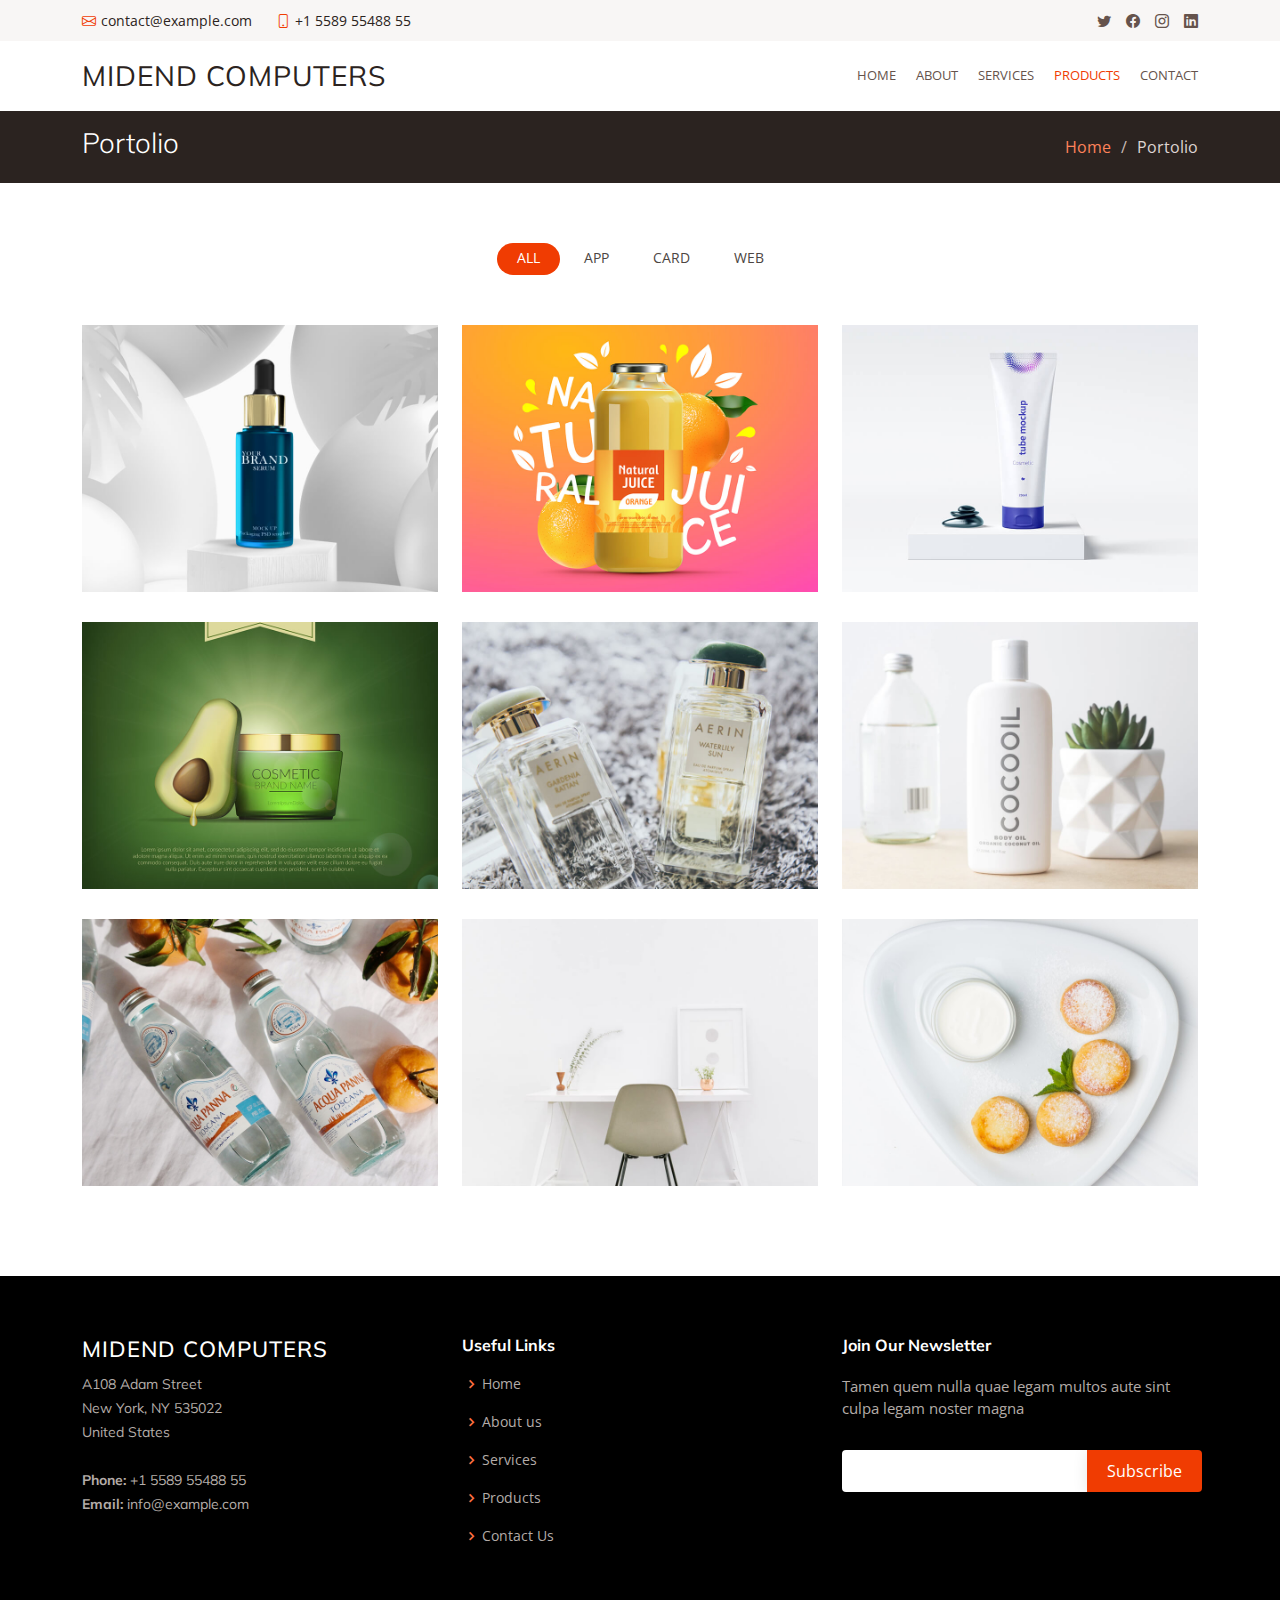
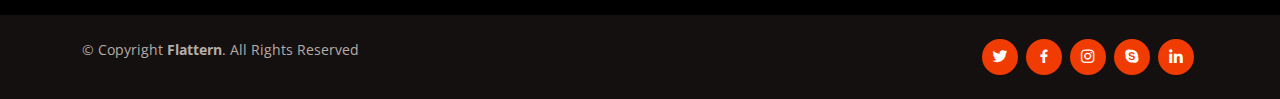
<file: products.html>
<!DOCTYPE html>
<html lang="en">

<head>
  <meta charset="utf-8">
  <meta content="width=device-width, initial-scale=1.0" name="viewport">

  <title>MidEnd Computers</title>
  <meta content="" name="description">
  <meta content="" name="keywords">

  <!-- Favicons -->
  <link href="assets/img/favicon.png" rel="icon">
  <link href="assets/img/apple-touch-icon.png" rel="apple-touch-icon">

  <!-- Google Fonts -->
  <link href="https://fonts.googleapis.com/css?family=Open+Sans:300,300i,400,400i,600,600i,700,700i|Muli:300,300i,400,400i,500,500i,600,600i,700,700i|Poppins:300,300i,400,400i,500,500i,600,600i,700,700i" rel="stylesheet">

  <!-- Vendor CSS Files -->
  <link href="assets/vendor/animate.css/animate.min.css" rel="stylesheet">
  <link href="assets/vendor/aos/aos.css" rel="stylesheet">
  <link href="assets/vendor/bootstrap/css/bootstrap.min.css" rel="stylesheet">
  <link href="assets/vendor/bootstrap-icons/bootstrap-icons.css" rel="stylesheet">
  <link href="assets/vendor/boxicons/css/boxicons.min.css" rel="stylesheet">
  <link href="assets/vendor/glightbox/css/glightbox.min.css" rel="stylesheet">
  <link href="assets/vendor/swiper/swiper-bundle.min.css" rel="stylesheet">

  <!-- Template Main CSS File -->
  <link href="assets/css/style.css" rel="stylesheet">

</head>

<body>

  <!-- ======= Top Bar ======= -->
  <section id="topbar" class="d-flex align-items-center">
    <div class="container d-flex justify-content-center justify-content-md-between">
      <div class="contact-info d-flex align-items-center">
        <i class="bi bi-envelope d-flex align-items-center"><a href="mailto:contact@example.com">contact@example.com</a></i>
        <i class="bi bi-phone d-flex align-items-center ms-4"><span>+1 5589 55488 55</span></i>
      </div>
      <div class="social-links d-none d-md-flex align-items-center">
        <a href="#" class="twitter"><i class="bi bi-twitter"></i></a>
        <a href="#" class="facebook"><i class="bi bi-facebook"></i></a>
        <a href="#" class="instagram"><i class="bi bi-instagram"></i></a>
        <a href="#" class="linkedin"><i class="bi bi-linkedin"></i></i></a>
      </div>
    </div>
  </section>

  <!-- ======= Header ======= -->
  <header id="header" class="d-flex align-items-center">
    <div class="container d-flex justify-content-between">

      <div class="logo">
        <h1 class="text-light"><a href="index.html">MidEnd Computers</a></h1>
        <!-- Uncomment below if you prefer to use an image logo -->
        <!-- <a href="index.html"><img src="assets/img/logo.png" alt="" class="img-fluid"></a>-->
      </div>

      <nav id="navbar" class="navbar">
        <ul>
          <li><a href="index.html">Home</a></li>
          <li><a href="about.html">About</a></li>
          <li><a href="services.html">Services</a></li>
          <li><a class="active" href="products.html">Products</a></li>
          <li><a href="contact.html">Contact</a></li>
        </ul>
        <i class="bi bi-list mobile-nav-toggle"></i>
      </nav><!-- .navbar -->

    </div>
  </header><!-- End Header -->

  <main id="main">

    <!-- ======= Breadcrumbs ======= -->
    <section id="breadcrumbs" class="breadcrumbs">
      <div class="container">

        <div class="d-flex justify-content-between align-items-center">
          <h2>Portolio</h2>
          <ol>
            <li><a href="index.html">Home</a></li>
            <li>Portolio</li>
          </ol>
        </div>

      </div>
    </section><!-- End Breadcrumbs -->

    <!-- ======= Portfolio Section ======= -->
    <section id="portfolio" class="portfolio">
      <div class="container">

        <div class="row" data-aos="fade-up">
          <div class="col-lg-12 d-flex justify-content-center">
            <ul id="portfolio-flters">
              <li data-filter="*" class="filter-active">All</li>
              <li data-filter=".filter-app">App</li>
              <li data-filter=".filter-card">Card</li>
              <li data-filter=".filter-web">Web</li>
            </ul>
          </div>
        </div>

        <div class="row portfolio-container" data-aos="fade-up">

          <div class="col-lg-4 col-md-6 portfolio-item filter-app">
            <img src="assets/img/portfolio/portfolio-1.jpg" class="img-fluid" alt="">
            <div class="portfolio-info">
              <h4>App 1</h4>
              <p>App</p>
              <a href="assets/img/portfolio/portfolio-1.jpg" data-gallery="portfolioGallery" class="portfolio-lightbox preview-link" title="App 1"><i class="bx bx-plus"></i></a>
              <a href="portfolio-details.html" class="details-link" title="More Details"><i class="bx bx-link"></i></a>
            </div>
          </div>

          <div class="col-lg-4 col-md-6 portfolio-item filter-web">
            <img src="assets/img/portfolio/portfolio-2.jpg" class="img-fluid" alt="">
            <div class="portfolio-info">
              <h4>Web 3</h4>
              <p>Web</p>
              <a href="assets/img/portfolio/portfolio-2.jpg" data-gallery="portfolioGallery" class="portfolio-lightbox preview-link" title="Web 3"><i class="bx bx-plus"></i></a>
              <a href="portfolio-details.html" class="details-link" title="More Details"><i class="bx bx-link"></i></a>
            </div>
          </div>

          <div class="col-lg-4 col-md-6 portfolio-item filter-app">
            <img src="assets/img/portfolio/portfolio-3.jpg" class="img-fluid" alt="">
            <div class="portfolio-info">
              <h4>App 2</h4>
              <p>App</p>
              <a href="assets/img/portfolio/portfolio-3.jpg" data-gallery="portfolioGallery" class="portfolio-lightbox preview-link" title="App 2"><i class="bx bx-plus"></i></a>
              <a href="portfolio-details.html" class="details-link" title="More Details"><i class="bx bx-link"></i></a>
            </div>
          </div>

          <div class="col-lg-4 col-md-6 portfolio-item filter-card">
            <img src="assets/img/portfolio/portfolio-4.jpg" class="img-fluid" alt="">
            <div class="portfolio-info">
              <h4>Card 2</h4>
              <p>Card</p>
              <a href="assets/img/portfolio/portfolio-4.jpg" data-gallery="portfolioGallery" class="portfolio-lightbox preview-link" title="Card 2"><i class="bx bx-plus"></i></a>
              <a href="portfolio-details.html" class="details-link" title="More Details"><i class="bx bx-link"></i></a>
            </div>
          </div>

          <div class="col-lg-4 col-md-6 portfolio-item filter-web">
            <img src="assets/img/portfolio/portfolio-5.jpg" class="img-fluid" alt="">
            <div class="portfolio-info">
              <h4>Web 2</h4>
              <p>Web</p>
              <a href="assets/img/portfolio/portfolio-5.jpg" data-gallery="portfolioGallery" class="portfolio-lightbox preview-link" title="Web 2"><i class="bx bx-plus"></i></a>
              <a href="portfolio-details.html" class="details-link" title="More Details"><i class="bx bx-link"></i></a>
            </div>
          </div>

          <div class="col-lg-4 col-md-6 portfolio-item filter-app">
            <img src="assets/img/portfolio/portfolio-6.jpg" class="img-fluid" alt="">
            <div class="portfolio-info">
              <h4>App 3</h4>
              <p>App</p>
              <a href="assets/img/portfolio/portfolio-6.jpg" data-gallery="portfolioGallery" class="portfolio-lightbox preview-link" title="App 3"><i class="bx bx-plus"></i></a>
              <a href="portfolio-details.html" class="details-link" title="More Details"><i class="bx bx-link"></i></a>
            </div>
          </div>

          <div class="col-lg-4 col-md-6 portfolio-item filter-card">
            <img src="assets/img/portfolio/portfolio-7.jpg" class="img-fluid" alt="">
            <div class="portfolio-info">
              <h4>Card 1</h4>
              <p>Card</p>
              <a href="assets/img/portfolio/portfolio-7.jpg" data-gallery="portfolioGallery" class="portfolio-lightbox preview-link" title="Card 1"><i class="bx bx-plus"></i></a>
              <a href="portfolio-details.html" class="details-link" title="More Details"><i class="bx bx-link"></i></a>
            </div>
          </div>

          <div class="col-lg-4 col-md-6 portfolio-item filter-card">
            <img src="assets/img/portfolio/portfolio-8.jpg" class="img-fluid" alt="">
            <div class="portfolio-info">
              <h4>Card 3</h4>
              <p>Card</p>
              <a href="assets/img/portfolio/portfolio-8.jpg" data-gallery="portfolioGallery" class="portfolio-lightbox preview-link" title="Card 3"><i class="bx bx-plus"></i></a>
              <a href="portfolio-details.html" class="details-link" title="More Details"><i class="bx bx-link"></i></a>
            </div>
          </div>

          <div class="col-lg-4 col-md-6 portfolio-item filter-web">
            <img src="assets/img/portfolio/portfolio-9.jpg" class="img-fluid" alt="">
            <div class="portfolio-info">
              <h4>Web 3</h4>
              <p>Web</p>
              <a href="assets/img/portfolio/portfolio-9.jpg" data-gallery="portfolioGallery" class="portfolio-lightbox preview-link" title="Web 3"><i class="bx bx-plus"></i></a>
              <a href="portfolio-details.html" class="details-link" title="More Details"><i class="bx bx-link"></i></a>
            </div>
          </div>

        </div>

      </div>
    </section><!-- End Portfolio Section -->

  </main><!-- End #main -->

  <!-- ======= Footer ======= -->
  <footer id="footer">

    <div class="footer-top">
      <div class="container">
        <div class="row">

          <div class="col-lg-4 col-md-6 footer-contact">
            <h3>MidEnd Computers</h3>
            <p>
              A108 Adam Street <br>
              New York, NY 535022<br>
              United States <br><br>
              <strong>Phone:</strong> +1 5589 55488 55<br>
              <strong>Email:</strong> info@example.com<br>
            </p>
          </div>

          <div class="col-lg-4 col-md-6 footer-links">
            <h4>Useful Links</h4>
            <ul>
              <li><i class="bx bx-chevron-right"></i> <a href="index.html">Home</a></li>
              <li><i class="bx bx-chevron-right"></i> <a href="about.html">About us</a></li>
              <li><i class="bx bx-chevron-right"></i> <a href="services.html">Services</a></li>
              <li><i class="bx bx-chevron-right"></i> <a href="#">Products</a></li>
              <li><i class="bx bx-chevron-right"></i> <a href="contact.html">Contact Us</a></li>
            </ul>
          </div>



          <div class="col-lg-4 col-md-6 footer-newsletter">
            <h4>Join Our Newsletter</h4>
            <p>Tamen quem nulla quae legam multos aute sint culpa legam noster magna</p>
            <form action="" method="post">
              <input type="email" name="email"><input type="submit" value="Subscribe">
            </form>
          </div>

        </div>
      </div>
    </div>

    <div class="container d-md-flex py-4">

      <div class="me-md-auto text-center text-md-start">
        <div class="copyright">
          &copy; Copyright <strong><span>Flattern</span></strong>. All Rights Reserved
        </div>
      </div>
      <div class="social-links text-center text-md-right pt-3 pt-md-0">
        <a href="#" class="twitter"><i class="bx bxl-twitter"></i></a>
        <a href="#" class="facebook"><i class="bx bxl-facebook"></i></a>
        <a href="#" class="instagram"><i class="bx bxl-instagram"></i></a>
        <a href="#" class="google-plus"><i class="bx bxl-skype"></i></a>
        <a href="#" class="linkedin"><i class="bx bxl-linkedin"></i></a>
      </div>
    </div>
  </footer><!-- End Footer -->

  <a href="#" class="back-to-top d-flex align-items-center justify-content-center"><i class="bi bi-arrow-up-short"></i></a>

  <!-- Vendor JS Files -->
  <script src="assets/vendor/aos/aos.js"></script>
  <script src="assets/vendor/bootstrap/js/bootstrap.bundle.min.js"></script>
  <script src="assets/vendor/glightbox/js/glightbox.min.js"></script>
  <script src="assets/vendor/isotope-layout/isotope.pkgd.min.js"></script>
  <script src="assets/vendor/swiper/swiper-bundle.min.js"></script>
  <script src="assets/vendor/waypoints/noframework.waypoints.js"></script>
  <script src="assets/vendor/php-email-form/validate.js"></script>

  <!-- Template Main JS File -->
  <script src="assets/js/main.js"></script>

</body>

</html>
</file>
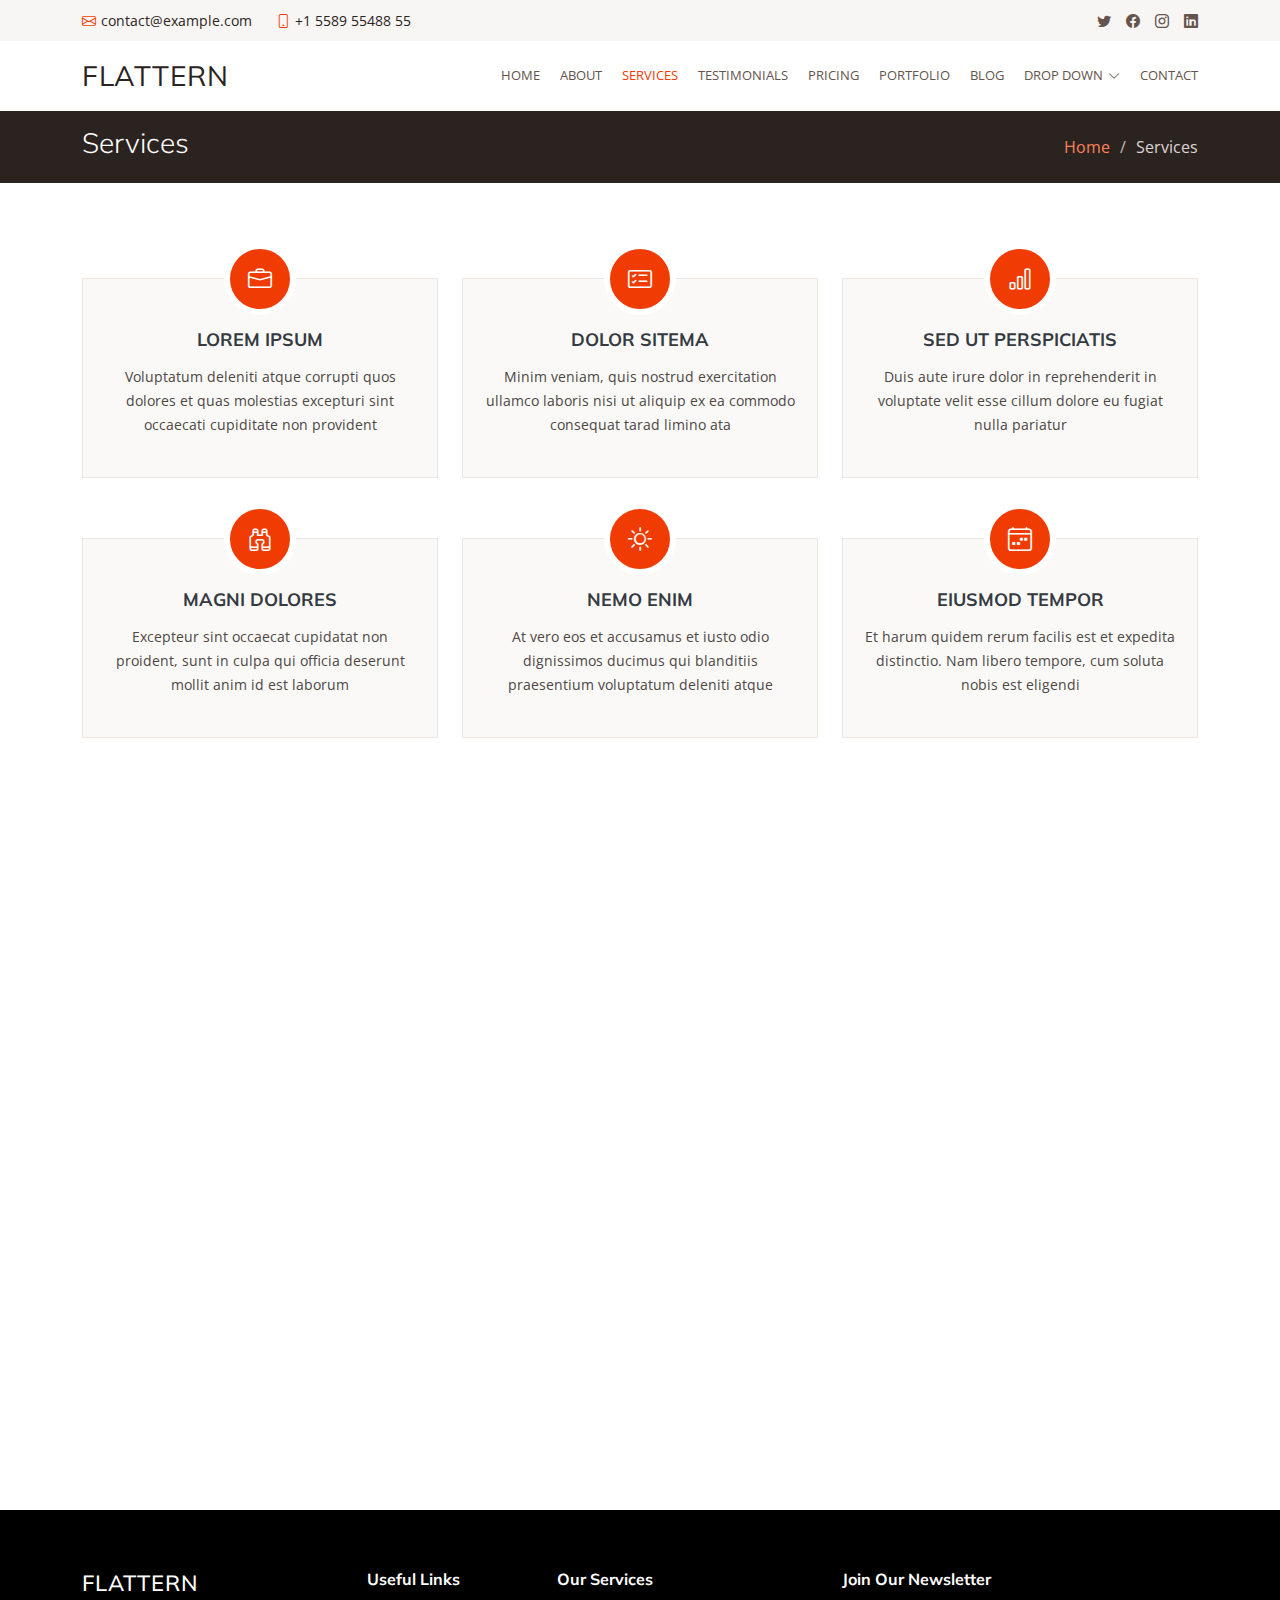
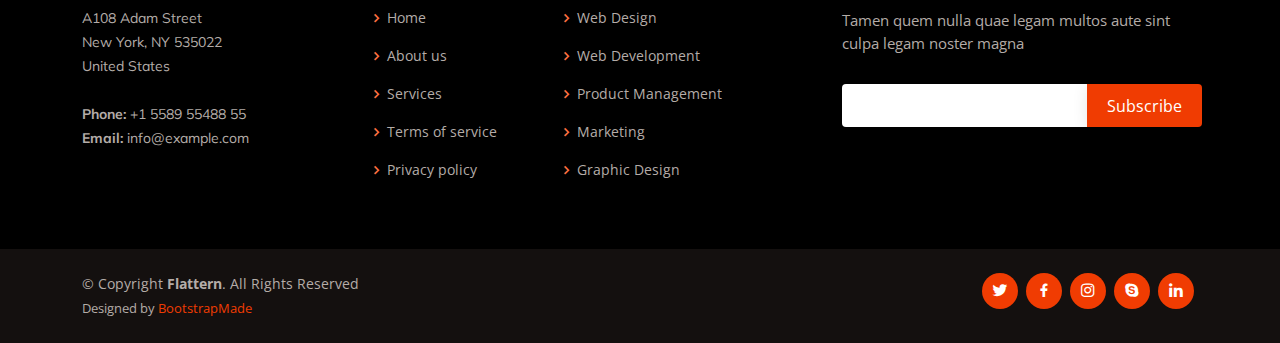
<file: services.html>
<!DOCTYPE html>
<html lang="en">

<head>
  <meta charset="utf-8">
  <meta content="width=device-width, initial-scale=1.0" name="viewport">

  <title>Services - Flattern Bootstrap Template</title>
  <meta content="" name="description">
  <meta content="" name="keywords">

  <!-- Favicons -->
  <link href="assets/img/favicon.png" rel="icon">
  <link href="assets/img/apple-touch-icon.png" rel="apple-touch-icon">

  <!-- Google Fonts -->
  <link href="https://fonts.googleapis.com/css?family=Open+Sans:300,300i,400,400i,600,600i,700,700i|Muli:300,300i,400,400i,500,500i,600,600i,700,700i|Poppins:300,300i,400,400i,500,500i,600,600i,700,700i" rel="stylesheet">

  <!-- Vendor CSS Files -->
  <link href="assets/vendor/animate.css/animate.min.css" rel="stylesheet">
  <link href="assets/vendor/aos/aos.css" rel="stylesheet">
  <link href="assets/vendor/bootstrap/css/bootstrap.min.css" rel="stylesheet">
  <link href="assets/vendor/bootstrap-icons/bootstrap-icons.css" rel="stylesheet">
  <link href="assets/vendor/boxicons/css/boxicons.min.css" rel="stylesheet">
  <link href="assets/vendor/glightbox/css/glightbox.min.css" rel="stylesheet">
  <link href="assets/vendor/swiper/swiper-bundle.min.css" rel="stylesheet">

  <!-- Template Main CSS File -->
  <link href="assets/css/style.css" rel="stylesheet">

  <!-- =======================================================
  * Template Name: Flattern
  * Template URL: https://bootstrapmade.com/flattern-multipurpose-bootstrap-template/
  * Updated: Mar 17 2024 with Bootstrap v5.3.3
  * Author: BootstrapMade.com
  * License: https://bootstrapmade.com/license/
  ======================================================== -->
</head>

<body>

  <!-- ======= Top Bar ======= -->
  <section id="topbar" class="d-flex align-items-center">
    <div class="container d-flex justify-content-center justify-content-md-between">
      <div class="contact-info d-flex align-items-center">
        <i class="bi bi-envelope d-flex align-items-center"><a href="mailto:contact@example.com">contact@example.com</a></i>
        <i class="bi bi-phone d-flex align-items-center ms-4"><span>+1 5589 55488 55</span></i>
      </div>
      <div class="social-links d-none d-md-flex align-items-center">
        <a href="#" class="twitter"><i class="bi bi-twitter"></i></a>
        <a href="#" class="facebook"><i class="bi bi-facebook"></i></a>
        <a href="#" class="instagram"><i class="bi bi-instagram"></i></a>
        <a href="#" class="linkedin"><i class="bi bi-linkedin"></i></i></a>
      </div>
    </div>
  </section>

  <!-- ======= Header ======= -->
  <header id="header" class="d-flex align-items-center">
    <div class="container d-flex justify-content-between">

      <div class="logo">
        <h1 class="text-light"><a href="index.html">Flattern</a></h1>
        <!-- Uncomment below if you prefer to use an image logo -->
        <!-- <a href="index.html"><img src="assets/img/logo.png" alt="" class="img-fluid"></a>-->
      </div>

      <nav id="navbar" class="navbar">
        <ul>
          <li><a href="index.html">Home</a></li>
          <li><a href="about.html">About</a></li>
          <li><a class="active" href="services.html">Services</a></li>
          <li><a href="testimonials.html">Testimonials</a></li>
          <li><a href="pricing.html">Pricing</a></li>
          <li><a href="portfolio.html">Portfolio</a></li>
          <li><a href="blog.html">Blog</a></li>
          <li class="dropdown"><a href="#"><span>Drop Down</span> <i class="bi bi-chevron-down"></i></a>
            <ul>
              <li><a href="#">Drop Down 1</a></li>
              <li class="dropdown"><a href="#"><span>Deep Drop Down</span> <i class="bi bi-chevron-right"></i></a>
                <ul>
                  <li><a href="#">Deep Drop Down 1</a></li>
                  <li><a href="#">Deep Drop Down 2</a></li>
                  <li><a href="#">Deep Drop Down 3</a></li>
                  <li><a href="#">Deep Drop Down 4</a></li>
                  <li><a href="#">Deep Drop Down 5</a></li>
                </ul>
              </li>
              <li><a href="#">Drop Down 2</a></li>
              <li><a href="#">Drop Down 3</a></li>
              <li><a href="#">Drop Down 4</a></li>
            </ul>
          </li>
          <li><a href="contact.html">Contact</a></li>
        </ul>
        <i class="bi bi-list mobile-nav-toggle"></i>
      </nav><!-- .navbar -->

    </div>
  </header><!-- End Header -->

  <main id="main">

    <!-- ======= Breadcrumbs ======= -->
    <section id="breadcrumbs" class="breadcrumbs">
      <div class="container">

        <div class="d-flex justify-content-between align-items-center">
          <h2>Services</h2>
          <ol>
            <li><a href="index.html">Home</a></li>
            <li>Services</li>
          </ol>
        </div>

      </div>
    </section><!-- End Breadcrumbs -->

    <!-- ======= Services Section ======= -->
    <section id="services" class="services">
      <div class="container">

        <div class="row">
          <div class="col-lg-4 col-md-6">
            <div class="icon-box" data-aos="fade-up">
              <div class="icon"><i class="bi bi-briefcase"></i></div>
              <h4 class="title"><a href="">Lorem Ipsum</a></h4>
              <p class="description">Voluptatum deleniti atque corrupti quos dolores et quas molestias excepturi sint occaecati cupiditate non provident</p>
            </div>
          </div>
          <div class="col-lg-4 col-md-6">
            <div class="icon-box" data-aos="fade-up" data-aos-delay="100">
              <div class="icon"><i class="bi bi-card-checklist"></i></div>
              <h4 class="title"><a href="">Dolor Sitema</a></h4>
              <p class="description">Minim veniam, quis nostrud exercitation ullamco laboris nisi ut aliquip ex ea commodo consequat tarad limino ata</p>
            </div>
          </div>
          <div class="col-lg-4 col-md-6">
            <div class="icon-box" data-aos="fade-up" data-aos-delay="200">
              <div class="icon"><i class="bi bi-bar-chart"></i></div>
              <h4 class="title"><a href="">Sed ut perspiciatis</a></h4>
              <p class="description">Duis aute irure dolor in reprehenderit in voluptate velit esse cillum dolore eu fugiat nulla pariatur</p>
            </div>
          </div>
          <div class="col-lg-4 col-md-6">
            <div class="icon-box" data-aos="fade-up" data-aos-delay="200">
              <div class="icon"><i class="bi bi-binoculars"></i></div>
              <h4 class="title"><a href="">Magni Dolores</a></h4>
              <p class="description">Excepteur sint occaecat cupidatat non proident, sunt in culpa qui officia deserunt mollit anim id est laborum</p>
            </div>
          </div>
          <div class="col-lg-4 col-md-6">
            <div class="icon-box" data-aos="fade-up" data-aos-delay="300">
              <div class="icon"><i class="bi bi-brightness-high"></i></div>
              <h4 class="title"><a href="">Nemo Enim</a></h4>
              <p class="description">At vero eos et accusamus et iusto odio dignissimos ducimus qui blanditiis praesentium voluptatum deleniti atque</p>
            </div>
          </div>
          <div class="col-lg-4 col-md-6">
            <div class="icon-box" data-aos="fade-up" data-aos-delay="400">
              <div class="icon"><i class="bi bi-calendar4-week"></i></div>
              <h4 class="title"><a href="">Eiusmod Tempor</a></h4>
              <p class="description">Et harum quidem rerum facilis est et expedita distinctio. Nam libero tempore, cum soluta nobis est eligendi</p>
            </div>
          </div>
        </div>

      </div>
    </section><!-- End Services Section -->

    <!-- ======= Features Section ======= -->
    <section id="features" class="features">
      <div class="container">

        <div class="section-title" data-aos="fade-up">
          <h2>Some <strong>Features</strong> we do provide</h2>
          <p>Magnam dolores commodi suscipit. Necessitatibus eius consequatur ex aliquid fuga eum quidem. Sit sint consectetur velit. Quisquam quos quisquam cupiditate. Et nemo qui impedit suscipit alias ea. Quia fugiat sit in iste officiis commodi quidem hic quas.</p>
        </div>

        <div class="row">
          <div class="col-lg-4 mb-5 mb-lg-0" data-aos="fade-right">
            <ul class="nav nav-tabs flex-column">
              <li class="nav-item">
                <a class="nav-link active show" data-bs-toggle="tab" href="#tab-1">
                  <h4>Modi sit est</h4>
                  <p>Quis excepturi porro totam sint earum quo nulla perspiciatis eius.</p>
                </a>
              </li>
              <li class="nav-item mt-2">
                <a class="nav-link" data-bs-toggle="tab" href="#tab-2">
                  <h4>Unde praesentium sed</h4>
                  <p>Voluptas vel esse repudiandae quo excepturi.</p>
                </a>
              </li>
              <li class="nav-item mt-2">
                <a class="nav-link" data-bs-toggle="tab" href="#tab-3">
                  <h4>Pariatur explicabo vel</h4>
                  <p>Velit veniam ipsa sit nihil blanditiis mollitia natus.</p>
                </a>
              </li>
              <li class="nav-item mt-2">
                <a class="nav-link" data-bs-toggle="tab" href="#tab-4">
                  <h4>Nostrum qui quasi</h4>
                  <p>Ratione hic sapiente nostrum doloremque illum nulla praesentium id</p>
                </a>
              </li>
            </ul>
          </div>
          <div class="col-lg-7 ml-auto" data-aos="fade-left" data-aos-delay="100">
            <div class="tab-content">
              <div class="tab-pane active show" id="tab-1">
                <figure>
                  <img src="assets/img/features-1.png" alt="" class="img-fluid">
                </figure>
              </div>
              <div class="tab-pane" id="tab-2">
                <figure>
                  <img src="assets/img/features-2.png" alt="" class="img-fluid">
                </figure>
              </div>
              <div class="tab-pane" id="tab-3">
                <figure>
                  <img src="assets/img/features-3.png" alt="" class="img-fluid">
                </figure>
              </div>
              <div class="tab-pane" id="tab-4">
                <figure>
                  <img src="assets/img/features-4.png" alt="" class="img-fluid">
                </figure>
              </div>
            </div>
          </div>
        </div>

      </div>
    </section><!-- End Features Section -->

  </main><!-- End #main -->

  <!-- ======= Footer ======= -->
  <footer id="footer">

    <div class="footer-top">
      <div class="container">
        <div class="row">

          <div class="col-lg-3 col-md-6 footer-contact">
            <h3>Flattern</h3>
            <p>
              A108 Adam Street <br>
              New York, NY 535022<br>
              United States <br><br>
              <strong>Phone:</strong> +1 5589 55488 55<br>
              <strong>Email:</strong> info@example.com<br>
            </p>
          </div>

          <div class="col-lg-2 col-md-6 footer-links">
            <h4>Useful Links</h4>
            <ul>
              <li><i class="bx bx-chevron-right"></i> <a href="#">Home</a></li>
              <li><i class="bx bx-chevron-right"></i> <a href="#">About us</a></li>
              <li><i class="bx bx-chevron-right"></i> <a href="#">Services</a></li>
              <li><i class="bx bx-chevron-right"></i> <a href="#">Terms of service</a></li>
              <li><i class="bx bx-chevron-right"></i> <a href="#">Privacy policy</a></li>
            </ul>
          </div>

          <div class="col-lg-3 col-md-6 footer-links">
            <h4>Our Services</h4>
            <ul>
              <li><i class="bx bx-chevron-right"></i> <a href="#">Web Design</a></li>
              <li><i class="bx bx-chevron-right"></i> <a href="#">Web Development</a></li>
              <li><i class="bx bx-chevron-right"></i> <a href="#">Product Management</a></li>
              <li><i class="bx bx-chevron-right"></i> <a href="#">Marketing</a></li>
              <li><i class="bx bx-chevron-right"></i> <a href="#">Graphic Design</a></li>
            </ul>
          </div>

          <div class="col-lg-4 col-md-6 footer-newsletter">
            <h4>Join Our Newsletter</h4>
            <p>Tamen quem nulla quae legam multos aute sint culpa legam noster magna</p>
            <form action="" method="post">
              <input type="email" name="email"><input type="submit" value="Subscribe">
            </form>
          </div>

        </div>
      </div>
    </div>

    <div class="container d-md-flex py-4">

      <div class="me-md-auto text-center text-md-start">
        <div class="copyright">
          &copy; Copyright <strong><span>Flattern</span></strong>. All Rights Reserved
        </div>
        <div class="credits">
          <!-- All the links in the footer should remain intact. -->
          <!-- You can delete the links only if you purchased the pro version. -->
          <!-- Licensing information: https://bootstrapmade.com/license/ -->
          <!-- Purchase the pro version with working PHP/AJAX contact form: https://bootstrapmade.com/flattern-multipurpose-bootstrap-template/ -->
          Designed by <a href="https://bootstrapmade.com/">BootstrapMade</a>
        </div>
      </div>
      <div class="social-links text-center text-md-right pt-3 pt-md-0">
        <a href="#" class="twitter"><i class="bx bxl-twitter"></i></a>
        <a href="#" class="facebook"><i class="bx bxl-facebook"></i></a>
        <a href="#" class="instagram"><i class="bx bxl-instagram"></i></a>
        <a href="#" class="google-plus"><i class="bx bxl-skype"></i></a>
        <a href="#" class="linkedin"><i class="bx bxl-linkedin"></i></a>
      </div>
    </div>
  </footer><!-- End Footer -->

  <a href="#" class="back-to-top d-flex align-items-center justify-content-center"><i class="bi bi-arrow-up-short"></i></a>

  <!-- Vendor JS Files -->
  <script src="assets/vendor/aos/aos.js"></script>
  <script src="assets/vendor/bootstrap/js/bootstrap.bundle.min.js"></script>
  <script src="assets/vendor/glightbox/js/glightbox.min.js"></script>
  <script src="assets/vendor/isotope-layout/isotope.pkgd.min.js"></script>
  <script src="assets/vendor/swiper/swiper-bundle.min.js"></script>
  <script src="assets/vendor/waypoints/noframework.waypoints.js"></script>
  <script src="assets/vendor/php-email-form/validate.js"></script>

  <!-- Template Main JS File -->
  <script src="assets/js/main.js"></script>

</body>

</html>
</file>
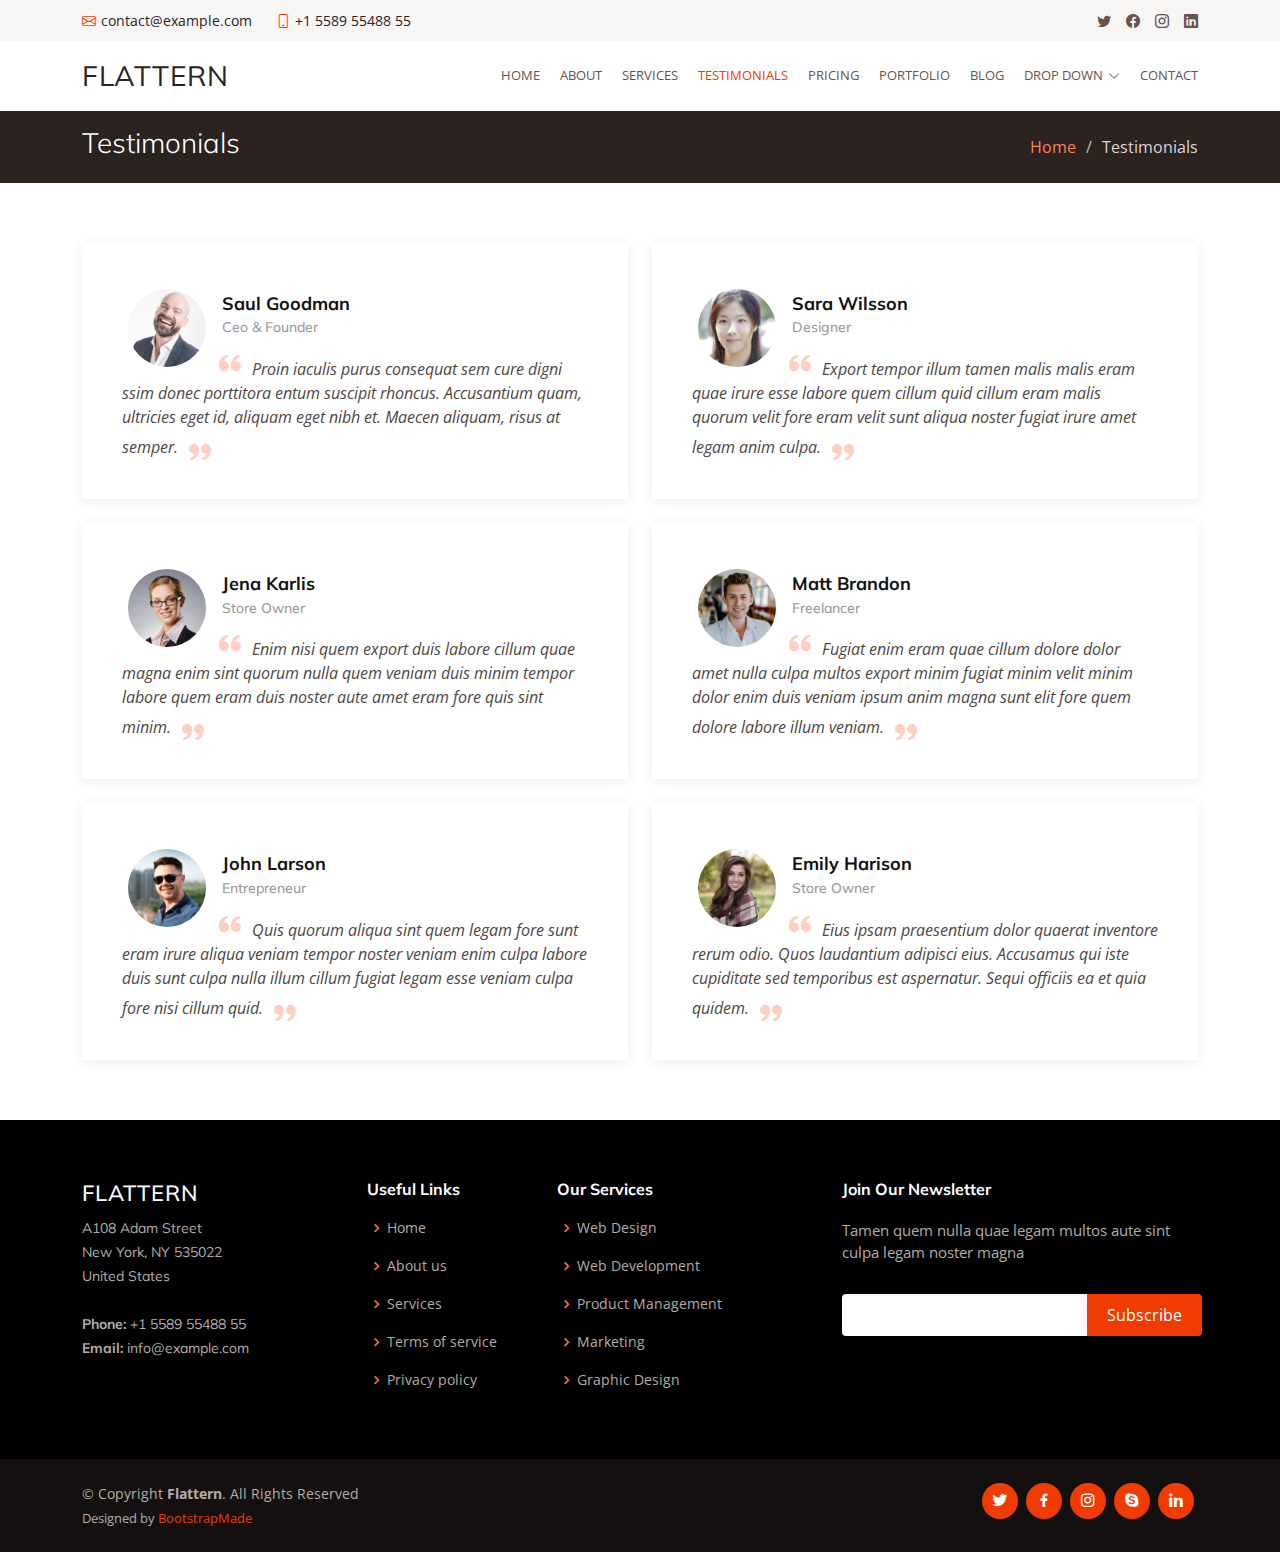
<file: testimonials.html>
<!DOCTYPE html>
<html lang="en">

<head>
  <meta charset="utf-8">
  <meta content="width=device-width, initial-scale=1.0" name="viewport">

  <title>Testimonials - Flattern Bootstrap Template</title>
  <meta content="" name="description">
  <meta content="" name="keywords">

  <!-- Favicons -->
  <link href="assets/img/favicon.png" rel="icon">
  <link href="assets/img/apple-touch-icon.png" rel="apple-touch-icon">

  <!-- Google Fonts -->
  <link href="https://fonts.googleapis.com/css?family=Open+Sans:300,300i,400,400i,600,600i,700,700i|Muli:300,300i,400,400i,500,500i,600,600i,700,700i|Poppins:300,300i,400,400i,500,500i,600,600i,700,700i" rel="stylesheet">

  <!-- Vendor CSS Files -->
  <link href="assets/vendor/animate.css/animate.min.css" rel="stylesheet">
  <link href="assets/vendor/aos/aos.css" rel="stylesheet">
  <link href="assets/vendor/bootstrap/css/bootstrap.min.css" rel="stylesheet">
  <link href="assets/vendor/bootstrap-icons/bootstrap-icons.css" rel="stylesheet">
  <link href="assets/vendor/boxicons/css/boxicons.min.css" rel="stylesheet">
  <link href="assets/vendor/glightbox/css/glightbox.min.css" rel="stylesheet">
  <link href="assets/vendor/swiper/swiper-bundle.min.css" rel="stylesheet">

  <!-- Template Main CSS File -->
  <link href="assets/css/style.css" rel="stylesheet">

  <!-- =======================================================
  * Template Name: Flattern
  * Template URL: https://bootstrapmade.com/flattern-multipurpose-bootstrap-template/
  * Updated: Mar 17 2024 with Bootstrap v5.3.3
  * Author: BootstrapMade.com
  * License: https://bootstrapmade.com/license/
  ======================================================== -->
</head>

<body>

  <!-- ======= Top Bar ======= -->
  <section id="topbar" class="d-flex align-items-center">
    <div class="container d-flex justify-content-center justify-content-md-between">
      <div class="contact-info d-flex align-items-center">
        <i class="bi bi-envelope d-flex align-items-center"><a href="mailto:contact@example.com">contact@example.com</a></i>
        <i class="bi bi-phone d-flex align-items-center ms-4"><span>+1 5589 55488 55</span></i>
      </div>
      <div class="social-links d-none d-md-flex align-items-center">
        <a href="#" class="twitter"><i class="bi bi-twitter"></i></a>
        <a href="#" class="facebook"><i class="bi bi-facebook"></i></a>
        <a href="#" class="instagram"><i class="bi bi-instagram"></i></a>
        <a href="#" class="linkedin"><i class="bi bi-linkedin"></i></i></a>
      </div>
    </div>
  </section>

  <!-- ======= Header ======= -->
  <header id="header" class="d-flex align-items-center">
    <div class="container d-flex justify-content-between">

      <div class="logo">
        <h1 class="text-light"><a href="index.html">Flattern</a></h1>
        <!-- Uncomment below if you prefer to use an image logo -->
        <!-- <a href="index.html"><img src="assets/img/logo.png" alt="" class="img-fluid"></a>-->
      </div>

      <nav id="navbar" class="navbar">
        <ul>
          <li><a href="index.html">Home</a></li>
          <li><a href="about.html">About</a></li>
          <li><a href="services.html">Services</a></li>
          <li><a class="active" href="testimonials.html">Testimonials</a></li>
          <li><a href="pricing.html">Pricing</a></li>
          <li><a href="portfolio.html">Portfolio</a></li>
          <li><a href="blog.html">Blog</a></li>
          <li class="dropdown"><a href="#"><span>Drop Down</span> <i class="bi bi-chevron-down"></i></a>
            <ul>
              <li><a href="#">Drop Down 1</a></li>
              <li class="dropdown"><a href="#"><span>Deep Drop Down</span> <i class="bi bi-chevron-right"></i></a>
                <ul>
                  <li><a href="#">Deep Drop Down 1</a></li>
                  <li><a href="#">Deep Drop Down 2</a></li>
                  <li><a href="#">Deep Drop Down 3</a></li>
                  <li><a href="#">Deep Drop Down 4</a></li>
                  <li><a href="#">Deep Drop Down 5</a></li>
                </ul>
              </li>
              <li><a href="#">Drop Down 2</a></li>
              <li><a href="#">Drop Down 3</a></li>
              <li><a href="#">Drop Down 4</a></li>
            </ul>
          </li>
          <li><a href="contact.html">Contact</a></li>
        </ul>
        <i class="bi bi-list mobile-nav-toggle"></i>
      </nav><!-- .navbar -->

    </div>
  </header><!-- End Header -->

  <main id="main">

    <!-- ======= Breadcrumbs ======= -->
    <section id="breadcrumbs" class="breadcrumbs">
      <div class="container">

        <div class="d-flex justify-content-between align-items-center">
          <h2>Testimonials</h2>
          <ol>
            <li><a href="index.html">Home</a></li>
            <li>Testimonials</li>
          </ol>
        </div>

      </div>
    </section><!-- End Breadcrumbs -->

    <!-- ======= Testimonials Section ======= -->
    <section id="testimonials" class="testimonials">
      <div class="container">

        <div class="row">

          <div class="col-lg-6" data-aos="fade-up">
            <div class="testimonial-item">
              <img src="assets/img/testimonials/testimonials-1.jpg" class="testimonial-img" alt="">
              <h3>Saul Goodman</h3>
              <h4>Ceo &amp; Founder</h4>
              <p>
                <i class="bx bxs-quote-alt-left quote-icon-left"></i>
                Proin iaculis purus consequat sem cure digni ssim donec porttitora entum suscipit rhoncus. Accusantium quam, ultricies eget id, aliquam eget nibh et. Maecen aliquam, risus at semper.
                <i class="bx bxs-quote-alt-right quote-icon-right"></i>
              </p>
            </div>
          </div>

          <div class="col-lg-6" data-aos="fade-up" data-aos-delay="100">
            <div class="testimonial-item mt-4 mt-lg-0">
              <img src="assets/img/testimonials/testimonials-2.jpg" class="testimonial-img" alt="">
              <h3>Sara Wilsson</h3>
              <h4>Designer</h4>
              <p>
                <i class="bx bxs-quote-alt-left quote-icon-left"></i>
                Export tempor illum tamen malis malis eram quae irure esse labore quem cillum quid cillum eram malis quorum velit fore eram velit sunt aliqua noster fugiat irure amet legam anim culpa.
                <i class="bx bxs-quote-alt-right quote-icon-right"></i>
              </p>
            </div>
          </div>

          <div class="col-lg-6" data-aos="fade-up" data-aos-delay="200">
            <div class="testimonial-item mt-4">
              <img src="assets/img/testimonials/testimonials-3.jpg" class="testimonial-img" alt="">
              <h3>Jena Karlis</h3>
              <h4>Store Owner</h4>
              <p>
                <i class="bx bxs-quote-alt-left quote-icon-left"></i>
                Enim nisi quem export duis labore cillum quae magna enim sint quorum nulla quem veniam duis minim tempor labore quem eram duis noster aute amet eram fore quis sint minim.
                <i class="bx bxs-quote-alt-right quote-icon-right"></i>
              </p>
            </div>
          </div>

          <div class="col-lg-6" data-aos="fade-up" data-aos-delay="300">
            <div class="testimonial-item mt-4">
              <img src="assets/img/testimonials/testimonials-4.jpg" class="testimonial-img" alt="">
              <h3>Matt Brandon</h3>
              <h4>Freelancer</h4>
              <p>
                <i class="bx bxs-quote-alt-left quote-icon-left"></i>
                Fugiat enim eram quae cillum dolore dolor amet nulla culpa multos export minim fugiat minim velit minim dolor enim duis veniam ipsum anim magna sunt elit fore quem dolore labore illum veniam.
                <i class="bx bxs-quote-alt-right quote-icon-right"></i>
              </p>
            </div>
          </div>

          <div class="col-lg-6" data-aos="fade-up" data-aos-delay="400">
            <div class="testimonial-item mt-4">
              <img src="assets/img/testimonials/testimonials-5.jpg" class="testimonial-img" alt="">
              <h3>John Larson</h3>
              <h4>Entrepreneur</h4>
              <p>
                <i class="bx bxs-quote-alt-left quote-icon-left"></i>
                Quis quorum aliqua sint quem legam fore sunt eram irure aliqua veniam tempor noster veniam enim culpa labore duis sunt culpa nulla illum cillum fugiat legam esse veniam culpa fore nisi cillum quid.
                <i class="bx bxs-quote-alt-right quote-icon-right"></i>
              </p>
            </div>
          </div>

          <div class="col-lg-6" data-aos="fade-up" data-aos-delay="500">
            <div class="testimonial-item mt-4">
              <img src="assets/img/testimonials/testimonials-6.jpg" class="testimonial-img" alt="">
              <h3>Emily Harison</h3>
              <h4>Store Owner</h4>
              <p>
                <i class="bx bxs-quote-alt-left quote-icon-left"></i>
                Eius ipsam praesentium dolor quaerat inventore rerum odio. Quos laudantium adipisci eius. Accusamus qui iste cupiditate sed temporibus est aspernatur. Sequi officiis ea et quia quidem.
                <i class="bx bxs-quote-alt-right quote-icon-right"></i>
              </p>
            </div>
          </div>

        </div>

      </div>
    </section><!-- End Testimonials Section -->

  </main><!-- End #main -->

  <!-- ======= Footer ======= -->
  <footer id="footer">

    <div class="footer-top">
      <div class="container">
        <div class="row">

          <div class="col-lg-3 col-md-6 footer-contact">
            <h3>Flattern</h3>
            <p>
              A108 Adam Street <br>
              New York, NY 535022<br>
              United States <br><br>
              <strong>Phone:</strong> +1 5589 55488 55<br>
              <strong>Email:</strong> info@example.com<br>
            </p>
          </div>

          <div class="col-lg-2 col-md-6 footer-links">
            <h4>Useful Links</h4>
            <ul>
              <li><i class="bx bx-chevron-right"></i> <a href="#">Home</a></li>
              <li><i class="bx bx-chevron-right"></i> <a href="#">About us</a></li>
              <li><i class="bx bx-chevron-right"></i> <a href="#">Services</a></li>
              <li><i class="bx bx-chevron-right"></i> <a href="#">Terms of service</a></li>
              <li><i class="bx bx-chevron-right"></i> <a href="#">Privacy policy</a></li>
            </ul>
          </div>

          <div class="col-lg-3 col-md-6 footer-links">
            <h4>Our Services</h4>
            <ul>
              <li><i class="bx bx-chevron-right"></i> <a href="#">Web Design</a></li>
              <li><i class="bx bx-chevron-right"></i> <a href="#">Web Development</a></li>
              <li><i class="bx bx-chevron-right"></i> <a href="#">Product Management</a></li>
              <li><i class="bx bx-chevron-right"></i> <a href="#">Marketing</a></li>
              <li><i class="bx bx-chevron-right"></i> <a href="#">Graphic Design</a></li>
            </ul>
          </div>

          <div class="col-lg-4 col-md-6 footer-newsletter">
            <h4>Join Our Newsletter</h4>
            <p>Tamen quem nulla quae legam multos aute sint culpa legam noster magna</p>
            <form action="" method="post">
              <input type="email" name="email"><input type="submit" value="Subscribe">
            </form>
          </div>

        </div>
      </div>
    </div>

    <div class="container d-md-flex py-4">

      <div class="me-md-auto text-center text-md-start">
        <div class="copyright">
          &copy; Copyright <strong><span>Flattern</span></strong>. All Rights Reserved
        </div>
        <div class="credits">
          <!-- All the links in the footer should remain intact. -->
          <!-- You can delete the links only if you purchased the pro version. -->
          <!-- Licensing information: https://bootstrapmade.com/license/ -->
          <!-- Purchase the pro version with working PHP/AJAX contact form: https://bootstrapmade.com/flattern-multipurpose-bootstrap-template/ -->
          Designed by <a href="https://bootstrapmade.com/">BootstrapMade</a>
        </div>
      </div>
      <div class="social-links text-center text-md-right pt-3 pt-md-0">
        <a href="#" class="twitter"><i class="bx bxl-twitter"></i></a>
        <a href="#" class="facebook"><i class="bx bxl-facebook"></i></a>
        <a href="#" class="instagram"><i class="bx bxl-instagram"></i></a>
        <a href="#" class="google-plus"><i class="bx bxl-skype"></i></a>
        <a href="#" class="linkedin"><i class="bx bxl-linkedin"></i></a>
      </div>
    </div>
  </footer><!-- End Footer -->

  <a href="#" class="back-to-top d-flex align-items-center justify-content-center"><i class="bi bi-arrow-up-short"></i></a>

  <!-- Vendor JS Files -->
  <script src="assets/vendor/aos/aos.js"></script>
  <script src="assets/vendor/bootstrap/js/bootstrap.bundle.min.js"></script>
  <script src="assets/vendor/glightbox/js/glightbox.min.js"></script>
  <script src="assets/vendor/isotope-layout/isotope.pkgd.min.js"></script>
  <script src="assets/vendor/swiper/swiper-bundle.min.js"></script>
  <script src="assets/vendor/waypoints/noframework.waypoints.js"></script>
  <script src="assets/vendor/php-email-form/validate.js"></script>

  <!-- Template Main JS File -->
  <script src="assets/js/main.js"></script>

</body>

</html>
</file>
<file: assets/css/style.css>
/**
* Template Name: Flattern
* Template URL: https://bootstrapmade.com/flattern-multipurpose-bootstrap-template/
* Updated: Mar 17 2024 with Bootstrap v5.3.3
* Author: BootstrapMade.com
* License: https://bootstrapmade.com/license/
*/

/*--------------------------------------------------------------
# General
--------------------------------------------------------------*/
body {
  font-family: "Open Sans", sans-serif;
  color: #4d4643;
}

a {
  color: #f03c02;
  text-decoration: none;
}

a:hover {
  color: #fd5c28;
  text-decoration: none;
}

h1,
h2,
h3,
h4,
h5,
h6 {
  font-family: "Muli", sans-serif;
}

/*--------------------------------------------------------------
# Back to top button
--------------------------------------------------------------*/
.back-to-top {
  position: fixed;
  visibility: hidden;
  opacity: 0;
  right: 15px;
  bottom: 15px;
  z-index: 996;
  background: #f03c02;
  width: 40px;
  height: 40px;
  border-radius: 4px;
  transition: all 0.4s;
}

.back-to-top i {
  font-size: 28px;
  color: #fff;
  line-height: 0;
}

.back-to-top:hover {
  background: #fd541e;
  color: #fff;
}

.back-to-top.active {
  visibility: visible;
  opacity: 1;
}

/*--------------------------------------------------------------
# Disable AOS delay on mobile
--------------------------------------------------------------*/
@media screen and (max-width: 768px) {
  [data-aos-delay] {
    transition-delay: 0 !important;
  }
}

/*--------------------------------------------------------------
# Top Bar
--------------------------------------------------------------*/
#topbar {
  background: #f8f6f5;
  padding: 10px 0;
  font-size: 14px;
}

#topbar .contact-info i {
  font-style: normal;
  color: #f03c02;
}

#topbar .contact-info i a,
#topbar .contact-info i span {
  padding-left: 5px;
  color: #2b2320;
}

#topbar .contact-info i a {
  line-height: 0;
  transition: 0.3s;
}

#topbar .contact-info i a:hover {
  color: #f03c02;
}

#topbar .social-links a {
  color: #65534c;
  line-height: 0;
  transition: 0.3s;
  margin-left: 15px;
}

#topbar .social-links a:hover {
  color: #f03c02;
}

/*--------------------------------------------------------------
# Header
--------------------------------------------------------------*/
#header {
  height: 70px;
  transition: all 0.5s;
  z-index: 997;
  transition: all 0.5s;
  background: #fff;
}

#header.fixed-top {
  box-shadow: 0px 0px 20px 0px rgba(0, 0, 0, 0.1);
}

#header .logo h1 {
  font-size: 28px;
  margin: 0;
  padding: 10px 0;
  line-height: 1;
  font-weight: 400;
  letter-spacing: 1px;
  text-transform: uppercase;
}

#header .logo h1 a,
#header .logo h1 a:hover {
  color: #2b2320;
  text-decoration: none;
}

#header .logo img {
  padding: 0;
  margin: 0;
  max-height: 40px;
}

.scrolled-offset {
  margin-top: 70px;
}

/*--------------------------------------------------------------
# Navigation Menu
--------------------------------------------------------------*/
/**
* Desktop Navigation 
*/
.navbar {
  padding: 0;
}

.navbar ul {
  margin: 0;
  padding: 0;
  display: flex;
  list-style: none;
  align-items: center;
}

.navbar li {
  position: relative;
}

.navbar a,
.navbar a:focus {
  display: flex;
  align-items: center;
  justify-content: space-between;
  padding: 10px 0 10px 20px;
  font-size: 13px;
  color: #65534c;
  white-space: nowrap;
  text-transform: uppercase;
  transition: 0.3s;
}

.navbar a i,
.navbar a:focus i {
  font-size: 12px;
  line-height: 0;
  margin-left: 5px;
}

.navbar a:hover,
.navbar .active,
.navbar .active:focus,
.navbar li:hover>a {
  color: #f03c02;
}

.navbar .getstarted,
.navbar .getstarted:focus {
  background: #f03c02;
  padding: 8px 20px;
  margin-left: 30px;
  border-radius: 4px;
  color: #fff;
}

.navbar .getstarted:hover,
.navbar .getstarted:focus:hover {
  color: #fff;
  background: #fd490f;
}

.navbar .dropdown ul {
  display: block;
  position: absolute;
  left: 14px;
  top: calc(100% + 30px);
  margin: 0;
  padding: 10px 0;
  z-index: 99;
  opacity: 0;
  visibility: hidden;
  background: #fff;
  box-shadow: 0px 0px 30px rgba(127, 137, 161, 0.25);
  transition: 0.3s;
}

.navbar .dropdown ul li {
  min-width: 200px;
}

.navbar .dropdown ul a {
  padding: 10px 20px;
  font-size: 13px;
  text-transform: none;
  font-weight: 500;
  color: #581601;
}

.navbar .dropdown ul a i {
  font-size: 12px;
}

.navbar .dropdown ul a:hover,
.navbar .dropdown ul .active:hover,
.navbar .dropdown ul li:hover>a {
  color: #f03c02;
}

.navbar .dropdown:hover>ul {
  opacity: 1;
  top: 100%;
  visibility: visible;
}

.navbar .dropdown .dropdown ul {
  top: 0;
  left: calc(100% - 30px);
  visibility: hidden;
}

.navbar .dropdown .dropdown:hover>ul {
  opacity: 1;
  top: 0;
  left: 100%;
  visibility: visible;
}

@media (max-width: 1366px) {
  .navbar .dropdown .dropdown ul {
    left: -90%;
  }

  .navbar .dropdown .dropdown:hover>ul {
    left: -100%;
  }
}

/**
* Mobile Navigation 
*/
.mobile-nav-toggle {
  color: #2b2320;
  font-size: 28px;
  cursor: pointer;
  display: none;
  line-height: 0;
  transition: 0.5s;
}

.mobile-nav-toggle.bi-x {
  color: #fff;
}

@media (max-width: 991px) {
  .mobile-nav-toggle {
    display: block;
  }

  .navbar ul {
    display: none;
  }
}

.navbar-mobile {
  position: fixed;
  overflow: hidden;
  top: 0;
  right: 0;
  left: 0;
  bottom: 0;
  background: rgba(14, 11, 10, 0.9);
  transition: 0.3s;
  z-index: 999;
}

.navbar-mobile .mobile-nav-toggle {
  position: absolute;
  top: 15px;
  right: 15px;
}

.navbar-mobile ul {
  display: block;
  position: absolute;
  top: 55px;
  right: 15px;
  bottom: 15px;
  left: 15px;
  padding: 10px 0;
  background-color: #fff;
  overflow-y: auto;
  transition: 0.3s;
}

.navbar-mobile a,
.navbar-mobile a:focus {
  padding: 10px 20px;
  font-size: 15px;
  color: #581601;
}

.navbar-mobile a:hover,
.navbar-mobile .active,
.navbar-mobile li:hover>a {
  color: #f03c02;
}

.navbar-mobile .getstarted,
.navbar-mobile .getstarted:focus {
  margin: 15px;
}

.navbar-mobile .dropdown ul {
  position: static;
  display: none;
  margin: 10px 20px;
  padding: 10px 0;
  z-index: 99;
  opacity: 1;
  visibility: visible;
  background: #fff;
  box-shadow: 0px 0px 30px rgba(127, 137, 161, 0.25);
}

.navbar-mobile .dropdown ul li {
  min-width: 200px;
}

.navbar-mobile .dropdown ul a {
  padding: 10px 20px;
}

.navbar-mobile .dropdown ul a i {
  font-size: 12px;
}

.navbar-mobile .dropdown ul a:hover,
.navbar-mobile .dropdown ul .active:hover,
.navbar-mobile .dropdown ul li:hover>a {
  color: #f03c02;
}

.navbar-mobile .dropdown>.dropdown-active {
  display: block;
}

/*--------------------------------------------------------------
# Hero Section
--------------------------------------------------------------*/
#hero {
  width: 100%;
  height: 70vh;
  overflow: hidden;
  position: relative;
  padding: 0;
}

#hero .carousel,
#hero .carousel-inner,
#hero .carousel-item,
#hero .carousel-item::before {
  background-size: cover;
  background-position: center;
  background-repeat: no-repeat;
  position: absolute;
  top: 0;
  right: 0;
  left: 0;
  bottom: 0;
}

#hero .carousel-container {
  display: flex;
  align-items: flex-end;
  justify-content: center;
  position: absolute;
  bottom: 60px;
  top: 110px;
  left: 50px;
  right: 50px;
}

#hero .carousel-content {
  background: rgba(28, 23, 21, 0.7);
  padding: 20px;
  color: #fff;
  animation-duration: 0.5s;
  border-top: 5px solid #f03c02;
}

#hero .carousel-content h2 {
  color: #fff;
  margin-bottom: 30px;
  font-size: 28px;
  font-weight: 700;
}

#hero .btn-get-started {
  font-family: "Muli", sans-serif;
  font-weight: 500;
  font-size: 14px;
  letter-spacing: 1px;
  display: inline-block;
  padding: 12px 32px;
  border-radius: 4px;
  transition: 0.5s;
  line-height: 1;
  margin: 10px;
  color: #fff;
  animation-delay: 0.8s;
  border: 2px solid #f03c02;
}

#hero .btn-get-started:hover {
  background: #f03c02;
  color: #fff;
  text-decoration: none;
}

#hero .carousel-inner .carousel-item {
  transition-property: opacity;
}

#hero .carousel-inner .carousel-item,
#hero .carousel-inner .active.carousel-item-start,
#hero .carousel-inner .active.carousel-item-end {
  opacity: 0;
}

#hero .carousel-inner .active,
#hero .carousel-inner .carousel-item-next.carousel-item-start,
#hero .carousel-inner .carousel-item-prev.carousel-item-end {
  opacity: 1;
  transition: 0.5s;
}

#hero .carousel-inner .carousel-item-next,
#hero .carousel-inner .carousel-item-prev,
#hero .carousel-inner .active.carousel-item-start,
#hero .carousel-inner .active.carousel-item-end {
  left: 0;
  transform: translate3d(0, 0, 0);
}

#hero .carousel-control-prev,
#hero .carousel-control-next {
  width: 10%;
}

#hero .carousel-control-next-icon,
#hero .carousel-control-prev-icon {
  background: none;
  font-size: 48px;
  line-height: 1;
  width: auto;
  height: auto;
}

#hero .carousel-indicators li {
  cursor: pointer;
  list-style-type: none;
}

@media (min-width: 1024px) {
  #hero .carousel-content {
    width: 60%;
  }

  #hero .carousel-control-prev,
  #hero .carousel-control-next {
    width: 5%;
  }
}

@media (max-width: 992px) {
  #hero {
    height: calc(100vh - 70px);
  }

  #hero .carousel-content h2 {
    margin-bottom: 15px;
    font-size: 22px;
  }

  #hero .carousel-content p {
    font-size: 15px;
  }
}

@media (max-height: 500px) {
  #hero {
    height: 120vh;
  }
}

/*--------------------------------------------------------------
# Sections General
--------------------------------------------------------------*/
section {
  padding: 60px 0;
  overflow: hidden;
}

.section-bg {
  background-color: #f6f3f2;
}

.section-title {
  padding-bottom: 30px;
  text-align: center;
}

.section-title h2 {
  font-size: 28px;
  font-weight: 300;
  margin-bottom: 20px;
  padding-bottom: 0;
  color: #65534c;
}

.section-title h2 strong {
  font-weight: 700;
}

.section-title p {
  margin-bottom: 0;
}

/*--------------------------------------------------------------
# Breadcrumbs
--------------------------------------------------------------*/
.breadcrumbs {
  padding: 15px 0;
  background: #2b2320;
  min-height: 40px;
}

.breadcrumbs h2 {
  font-size: 28px;
  font-weight: 300;
  color: #fff;
}

.breadcrumbs ol {
  display: flex;
  flex-wrap: wrap;
  list-style: none;
  padding: 0;
  margin: 0;
  color: #ded5d2;
}

.breadcrumbs ol a {
  color: #fe825a;
}

.breadcrumbs ol li+li {
  padding-left: 10px;
}

.breadcrumbs ol li+li::before {
  display: inline-block;
  padding-right: 10px;
  color: #c8bab5;
  content: "/";
}

@media (max-width: 768px) {
  .breadcrumbs .d-flex {
    display: block !important;
  }

  .breadcrumbs ol {
    display: block;
  }

  .breadcrumbs ol li {
    display: inline-block;
  }
}

/*--------------------------------------------------------------
# Cta
--------------------------------------------------------------*/
.cta {
  background: #f3f1f0;
  padding: 60px 0;
  color: #574741;
}

.cta h3 {
  font-size: 28px;
  font-weight: 700;
}

.cta h3 span {
  color: #f03c02;
}

.cta p {
  padding: 0;
  margin: 0;
}

.cta .cta-btn {
  font-family: "Poppins", sans-serif;
  text-transform: uppercase;
  font-weight: 500;
  font-size: 14px;
  letter-spacing: 1px;
  display: inline-block;
  padding: 10px 25px;
  border-radius: 2px;
  transition: 0.4s;
  margin: 10px;
  border-radius: 4px;
  border: 2px solid #f03c02;
  color: #f03c02;
  background: #fff;
}

.cta .cta-btn:hover {
  background: #f03c02;
  color: #fff;
}

@media (max-width: 1024px) {
  .cta {
    background-attachment: scroll;
  }
}

@media (min-width: 769px) {
  .cta .cta-btn-container {
    display: flex;
    align-items: center;
    justify-content: flex-end;
  }
}

/*--------------------------------------------------------------
# Services
--------------------------------------------------------------*/
.services .icon-box {
  padding: 50px 20px;
  margin-top: 35px;
  margin-bottom: 25px;
  text-align: center;
  border: 1px solid #ebe6e4;
  height: 200px;
  position: relative;
  background: #faf9f8;
}

.services .icon {
  position: absolute;
  top: -36px;
  left: calc(50% - 36px);
  transition: 0.2s;
  border-radius: 50%;
  border: 6px solid #fff;
  display: flex;
  justify-content: center;
  align-items: center;
  text-align: center;
  width: 72px;
  height: 72px;
  background: #f03c02;
}

.services .icon i {
  color: #fff;
  font-size: 24px;
  line-height: 0;
}

.services .title {
  font-weight: 700;
  margin-bottom: 15px;
  font-size: 18px;
  text-transform: uppercase;
}

.services .title a {
  color: #343a40;
}

.services .icon-box:hover .icon {
  background: #fff;
  border: 2px solid #f03c02;
}

.services .icon-box:hover .icon i {
  color: #f03c02;
}

.services .icon-box:hover .title a {
  color: #f03c02;
}

.services .description {
  line-height: 24px;
  font-size: 14px;
}

/*--------------------------------------------------------------
# Portfolio
--------------------------------------------------------------*/
.portfolio #portfolio-flters {
  padding: 0;
  margin: 0 auto 50px auto;
  list-style: none;
  text-align: center;
}

.portfolio #portfolio-flters li {
  cursor: pointer;
  display: inline-block;
  padding: 8px 20px 10px 20px;
  font-size: 14px;
  font-weight: 400;
  line-height: 1;
  text-transform: uppercase;
  color: #4d4643;
  transition: all 0.3s;
  border-radius: 50px;
}

.portfolio #portfolio-flters li:hover,
.portfolio #portfolio-flters li.filter-active {
  color: #fff;
  background: #f03c02;
}

.portfolio #portfolio-flters li:last-child {
  margin-right: 0;
}

.portfolio .portfolio-item {
  margin-bottom: 30px;
}

.portfolio .portfolio-item .portfolio-info {
  opacity: 0;
  position: absolute;
  left: 30px;
  right: 30px;
  bottom: 0;
  z-index: 3;
  transition: all ease-in-out 0.3s;
  background: rgba(255, 255, 255, 0.9);
  padding: 15px;
}

.portfolio .portfolio-item .portfolio-info h4 {
  font-size: 18px;
  color: #fff;
  font-weight: 600;
  color: #2b2320;
}

.portfolio .portfolio-item .portfolio-info p {
  color: #65534c;
  font-size: 14px;
  margin-bottom: 0;
}

.portfolio .portfolio-item .portfolio-info .preview-link,
.portfolio .portfolio-item .portfolio-info .details-link {
  position: absolute;
  right: 40px;
  font-size: 24px;
  top: calc(50% - 18px);
  color: #483b36;
}

.portfolio .portfolio-item .portfolio-info .preview-link:hover,
.portfolio .portfolio-item .portfolio-info .details-link:hover {
  color: #f03c02;
}

.portfolio .portfolio-item .portfolio-info .details-link {
  right: 10px;
}

.portfolio .portfolio-item .portfolio-links {
  opacity: 0;
  left: 0;
  right: 0;
  text-align: center;
  z-index: 3;
  position: absolute;
  transition: all ease-in-out 0.3s;
}

.portfolio .portfolio-item .portfolio-links a {
  color: #fff;
  margin: 0 2px;
  font-size: 28px;
  display: inline-block;
  transition: 0.3s;
}

.portfolio .portfolio-item .portfolio-links a:hover {
  color: #fe825a;
}

.portfolio .portfolio-item:hover .portfolio-info {
  opacity: 1;
  bottom: 20px;
}

/*--------------------------------------------------------------
# Portfolio Details
--------------------------------------------------------------*/
.portfolio-details {
  padding-top: 40px;
}

.portfolio-details .portfolio-details-slider img {
  width: 100%;
}

.portfolio-details .portfolio-details-slider .swiper-pagination {
  margin-top: 20px;
  position: relative;
}

.portfolio-details .portfolio-details-slider .swiper-pagination .swiper-pagination-bullet {
  width: 12px;
  height: 12px;
  background-color: #fff;
  opacity: 1;
  border: 1px solid #f03c02;
}

.portfolio-details .portfolio-details-slider .swiper-pagination .swiper-pagination-bullet-active {
  background-color: #f03c02;
}

.portfolio-details .portfolio-info {
  padding: 30px;
  box-shadow: 0px 0 30px rgba(43, 35, 32, 0.08);
}

.portfolio-details .portfolio-info h3 {
  font-size: 22px;
  font-weight: 700;
  margin-bottom: 20px;
  padding-bottom: 20px;
  border-bottom: 1px solid #eee;
}

.portfolio-details .portfolio-info ul {
  list-style: none;
  padding: 0;
  font-size: 15px;
}

.portfolio-details .portfolio-info ul li+li {
  margin-top: 10px;
}

.portfolio-details .portfolio-description {
  padding-top: 30px;
}

.portfolio-details .portfolio-description h2 {
  font-size: 26px;
  font-weight: 700;
  margin-bottom: 20px;
}

.portfolio-details .portfolio-description p {
  padding: 0;
}

/*--------------------------------------------------------------
# Clients
--------------------------------------------------------------*/
.clients .clients-wrap {
  border-top: 1px solid #f1eeed;
  border-left: 1px solid #f1eeed;
}

.clients .client-logo {
  padding: 20px;
  display: flex;
  justify-content: center;
  align-items: center;
  border-right: 1px solid #f1eeed;
  border-bottom: 1px solid #f1eeed;
  overflow: hidden;
  background: #fff;
  height: 100px;
}

.clients .client-logo img {
  transition: all 0.3s ease-in-out;
  height: 36px;
  filter: grayscale(100%);
}

.clients .client-logo:hover img {
  filter: none;
  transform: scale(1.1);
}

/*--------------------------------------------------------------
# About Us
--------------------------------------------------------------*/
.about-us .content {
  padding: 30px 0;
}

.about-us .content h3 {
  font-weight: 700;
  font-size: 34px;
}

.about-us .content p {
  margin-bottom: 0;
}

.about-us .content .icon-box {
  margin-top: 25px;
}

.about-us .content .icon-box h4 {
  font-size: 20px;
  font-weight: 700;
  margin: 5px 0 10px 60px;
}

.about-us .content .icon-box i {
  font-size: 48px;
  float: left;
  color: #f03c02;
}

.about-us .content .icon-box p {
  font-size: 15px;
  color: #90847f;
  margin-left: 60px;
}

.about-us .image {
  background: url("../img/about.jpg") center center no-repeat;
  background-size: cover;
  min-height: 400px;
}

@media (max-width: 991px) {
  .about-us .image {
    text-align: center;
  }

  .about-us .image img {
    max-width: 80%;
  }
}

@media (max-width: 667px) {
  .about-us .image img {
    max-width: 100%;
  }
}

/*--------------------------------------------------------------
# Our Team
--------------------------------------------------------------*/
.team .member {
  margin-bottom: 20px;
  overflow: hidden;
  text-align: center;
  border-radius: 5px;
  background: #fff;
  box-shadow: 0px 2px 15px rgba(0, 0, 0, 0.1);
}

.team .member .member-img {
  position: relative;
  overflow: hidden;
}

.team .member .social {
  position: absolute;
  left: 0;
  bottom: 0;
  right: 0;
  height: 40px;
  opacity: 0;
  transition: ease-in-out 0.3s;
  background: rgba(255, 255, 255, 0.85);
  display: flex;
  align-items: center;
  justify-content: center;
}

.team .member .social a {
  transition: color 0.3s;
  color: #2b2320;
  margin: 0 10px;
  display: inline-flex;
  align-items: center;
  justify-content: center;
}

.team .member .social a:hover {
  color: #f03c02;
}

.team .member .social i {
  font-size: 18px;
  line-height: 0;
}

.team .member .member-info {
  padding: 25px 15px;
}

.team .member .member-info h4 {
  font-weight: 700;
  margin-bottom: 5px;
  font-size: 18px;
  color: #2b2320;
}

.team .member .member-info span {
  display: block;
  font-size: 13px;
  font-weight: 400;
  color: #b4aca8;
}

.team .member .member-info p {
  font-style: italic;
  font-size: 14px;
  line-height: 26px;
  color: #847872;
}

.team .member:hover .social {
  opacity: 1;
}

/*--------------------------------------------------------------
# Our Skills
--------------------------------------------------------------*/
.skills .progress {
  height: 50px;
  display: block;
  background: none;
}

.skills .progress .skill {
  padding: 0;
  margin: 0 0 6px 0;
  text-transform: uppercase;
  display: block;
  font-weight: 600;
  font-family: "Poppins", sans-serif;
  color: #2b2320;
}

.skills .progress .skill .val {
  float: right;
  font-style: normal;
}

.skills .progress-bar-wrap {
  background: #ded5d2;
}

.skills .progress-bar {
  width: 1px;
  height: 10px;
  transition: 0.9s;
  background-color: #f03c02;
}

/*--------------------------------------------------------------
# Features
--------------------------------------------------------------*/
.features {
  padding-top: 0;
}

.features .nav-tabs {
  border: 0;
}

.features .nav-link {
  border: 0;
  padding: 25px 20px;
  transition: 0.3s;
  color: #2b2320;
}

.features .nav-link:hover {
  color: #f03c02;
}

.features .nav-link h4 {
  font-size: 18px;
  font-weight: 600;
}

.features .nav-link p {
  font-size: 14px;
  margin-bottom: 0;
}

.features .nav-link.active {
  box-shadow: 0px 0 15px rgba(0, 0, 0, 0.12);
  color: #f03c02;
}

.features .tab-pane.active {
  animation: slide-down 0.5s ease-out;
}

@keyframes slide-down {
  0% {
    opacity: 0;
  }

  100% {
    opacity: 1;
  }
}

/*--------------------------------------------------------------
# Pricing
--------------------------------------------------------------*/
.pricing .box {
  padding: 20px;
  background: #f3f1f0;
  text-align: center;
  border-radius: 8px;
  position: relative;
  overflow: hidden;
}

.pricing h3 {
  font-weight: 400;
  padding: 15px;
  font-size: 18px;
  text-transform: uppercase;
  font-weight: 600;
  color: #2b2320;
}

.pricing h4 {
  font-size: 42px;
  color: #f03c02;
  font-weight: 500;
  font-family: "Open Sans", sans-serif;
  margin-bottom: 20px;
}

.pricing h4 sup {
  font-size: 20px;
  top: -15px;
  left: -3px;
}

.pricing h4 span {
  color: #bababa;
  font-size: 16px;
  font-weight: 300;
}

.pricing ul {
  padding: 0;
  list-style: none;
  color: #2b2320;
  text-align: center;
  line-height: 20px;
  font-size: 14px;
}

.pricing ul li {
  padding-bottom: 16px;
}

.pricing ul .na {
  color: #ccc;
  text-decoration: line-through;
}

.pricing .btn-wrap {
  padding: 15px;
  text-align: center;
}

.pricing .btn-buy {
  color: #9c847b;
  border: 2px solid #e9e3e1;
  display: inline-block;
  padding: 10px 40px 12px 40px;
  border-radius: 4px;
  transition: none;
  font-size: 14px;
  font-weight: 400;
  font-family: "Muli", sans-serif;
  font-weight: 600;
  transition: 0.3s;
}

.pricing .btn-buy:hover {
  color: #f03c02;
  border-color: #f03c02;
}

.pricing .featured {
  background: #fd5c28;
  box-shadow: none;
}

.pricing .featured h3,
.pricing .featured h4,
.pricing .featured h4 span,
.pricing .featured ul,
.pricing .featured ul .na {
  color: #fff;
}

.pricing .featured .btn-wrap {
  padding: 15px;
  text-align: center;
}

.pricing .featured .btn-buy {
  color: #fff;
  border-color: rgba(255, 255, 255, 0.5);
}

.pricing .featured .btn-buy:hover {
  color: #f03c02;
  background: #fff;
  border-color: #fff;
}

/*--------------------------------------------------------------
# Cta Pricing
--------------------------------------------------------------*/
.cta-pricing {
  background: #f3f1f0;
  color: #65534c;
}

.cta-pricing h3 {
  font-size: 28px;
  font-weight: 700;
}

.cta-pricing .cta-btn {
  font-family: "Poppins", sans-serif;
  text-transform: uppercase;
  font-weight: 500;
  font-size: 14px;
  letter-spacing: 1px;
  display: inline-block;
  padding: 10px 25px;
  border-radius: 2px;
  transition: 0.4s;
  margin: 10px;
  border-radius: 4px;
  border: 2px solid #f03c02;
  color: #f03c02;
  background: #fff;
}

.cta-pricing .cta-btn:hover {
  background: #f03c02;
  color: #fff;
}

/*--------------------------------------------------------------
# Testimonials
--------------------------------------------------------------*/
.testimonials .testimonials-carousel,
.testimonials .testimonials-slider {
  overflow: hidden;
}

.testimonials .testimonial-item {
  box-sizing: content-box;
  padding: 40px;
  box-shadow: 0px 2px 12px rgba(0, 0, 0, 0.08);
  position: relative;
  background: #fff;
}

.testimonials .testimonial-item .testimonial-img {
  width: 90px;
  border-radius: 50px;
  border: 6px solid #fff;
  float: left;
  margin: 0 10px 0 0;
}

.testimonials .testimonial-item h3 {
  font-size: 18px;
  font-weight: bold;
  margin: 10px 0 5px 0;
  color: #111;
}

.testimonials .testimonial-item h4 {
  font-size: 14px;
  color: #999;
  margin: 0;
}

.testimonials .testimonial-item .quote-icon-left,
.testimonials .testimonial-item .quote-icon-right {
  color: #fecfc0;
  font-size: 26px;
}

.testimonials .testimonial-item .quote-icon-left {
  display: inline-block;
  left: -5px;
  position: relative;
}

.testimonials .testimonial-item .quote-icon-right {
  display: inline-block;
  right: -5px;
  position: relative;
  top: 10px;
}

.testimonials .testimonial-item p {
  font-style: italic;
  margin: 15px 0 0 0;
  padding: 0;
}

/*--------------------------------------------------------------
# Contact
--------------------------------------------------------------*/
.contact .info-wrap {
  box-shadow: 0px 2px 15px rgba(0, 0, 0, 0.1);
  padding: 30px;
}

.contact .info {
  background: #fff;
}

.contact .info i {
  font-size: 20px;
  color: #f03c02;
  float: left;
  width: 44px;
  height: 44px;
  background: #ffeee8;
  display: flex;
  justify-content: center;
  align-items: center;
  border-radius: 50px;
  transition: all 0.3s ease-in-out;
}

.contact .info h4 {
  padding: 0 0 0 60px;
  font-size: 22px;
  font-weight: 600;
  margin-bottom: 5px;
  color: #2b2320;
}

.contact .info p {
  padding: 0 0 0 60px;
  margin-bottom: 0;
  font-size: 14px;
  color: #65534c;
}

.contact .info:hover i {
  background: #f03c02;
  color: #fff;
}

.contact .php-email-form {
  width: 100%;
  box-shadow: 0 0 24px 0 rgba(0, 0, 0, 0.12);
  padding: 30px;
  background: #fff;
}

.contact .php-email-form .form-group {
  padding-bottom: 8px;
}

.contact .php-email-form .error-message {
  display: none;
  color: #fff;
  background: #ed3c0d;
  text-align: left;
  padding: 15px;
  font-weight: 600;
}

.contact .php-email-form .error-message br+br {
  margin-top: 25px;
}

.contact .php-email-form .sent-message {
  display: none;
  color: #fff;
  background: #18d26e;
  text-align: center;
  padding: 15px;
  font-weight: 600;
}

.contact .php-email-form .loading {
  display: none;
  background: #fff;
  text-align: center;
  padding: 15px;
}

.contact .php-email-form .loading:before {
  content: "";
  display: inline-block;
  border-radius: 50%;
  width: 24px;
  height: 24px;
  margin: 0 10px -6px 0;
  border: 3px solid #18d26e;
  border-top-color: #eee;
  animation: animate-loading 1s linear infinite;
}

.contact .php-email-form input,
.contact .php-email-form textarea {
  border-radius: 0;
  box-shadow: none;
  font-size: 14px;
}

.contact .php-email-form input {
  height: 44px;
}

.contact .php-email-form textarea {
  padding: 10px 12px;
}

.contact .php-email-form button[type=submit] {
  background: #f03c02;
  border: 0;
  padding: 10px 24px;
  color: #fff;
  transition: 0.4s;
  border-radius: 4px;
}

.contact .php-email-form button[type=submit]:hover {
  background: #fd5c28;
}

@keyframes animate-loading {
  0% {
    transform: rotate(0deg);
  }

  100% {
    transform: rotate(360deg);
  }
}

/*--------------------------------------------------------------
# Blog
--------------------------------------------------------------*/
.blog {
  padding: 40px 0 20px 0;
}

.blog .entry {
  padding: 30px;
  margin-bottom: 60px;
  box-shadow: 0 4px 16px rgba(0, 0, 0, 0.1);
}

.blog .entry .entry-img {
  max-height: 440px;
  margin: -30px -30px 20px -30px;
  overflow: hidden;
}

.blog .entry .entry-title {
  font-size: 28px;
  font-weight: bold;
  padding: 0;
  margin: 0 0 20px 0;
}

.blog .entry .entry-title a {
  color: #2b2320;
  transition: 0.3s;
}

.blog .entry .entry-title a:hover {
  color: #f03c02;
}

.blog .entry .entry-meta {
  margin-bottom: 15px;
  color: #9c847b;
}

.blog .entry .entry-meta ul {
  display: flex;
  flex-wrap: wrap;
  list-style: none;
  align-items: center;
  padding: 0;
  margin: 0;
}

.blog .entry .entry-meta ul li+li {
  padding-left: 20px;
}

.blog .entry .entry-meta i {
  font-size: 16px;
  margin-right: 8px;
  line-height: 0;
}

.blog .entry .entry-meta a {
  color: #847872;
  font-size: 14px;
  display: inline-block;
  line-height: 1;
}

.blog .entry .entry-content p {
  line-height: 24px;
}

.blog .entry .entry-content .read-more {
  -moz-text-align-last: right;
  text-align-last: right;
}

.blog .entry .entry-content .read-more a {
  display: inline-block;
  background: #f03c02;
  color: #fff;
  padding: 6px 20px;
  transition: 0.3s;
  font-size: 14px;
  border-radius: 4px;
}

.blog .entry .entry-content .read-more a:hover {
  background: #fd490f;
}

.blog .entry .entry-content h3 {
  font-size: 22px;
  margin-top: 30px;
  font-weight: bold;
}

.blog .entry .entry-content blockquote {
  overflow: hidden;
  background-color: #fafafa;
  padding: 60px;
  position: relative;
  text-align: center;
  margin: 20px 0;
}

.blog .entry .entry-content blockquote p {
  color: #4d4643;
  line-height: 1.6;
  margin-bottom: 0;
  font-style: italic;
  font-weight: 500;
  font-size: 22px;
}

.blog .entry .entry-content blockquote::after {
  content: "";
  position: absolute;
  left: 0;
  top: 0;
  bottom: 0;
  width: 3px;
  background-color: #2b2320;
  margin-top: 20px;
  margin-bottom: 20px;
}

.blog .entry .entry-footer {
  padding-top: 10px;
  border-top: 1px solid #e6e6e6;
}

.blog .entry .entry-footer i {
  color: #836a61;
  display: inline;
}

.blog .entry .entry-footer a {
  color: #3a2f2b;
  transition: 0.3s;
}

.blog .entry .entry-footer a:hover {
  color: #f03c02;
}

.blog .entry .entry-footer .cats {
  list-style: none;
  display: inline;
  padding: 0 20px 0 0;
  font-size: 14px;
}

.blog .entry .entry-footer .cats li {
  display: inline-block;
}

.blog .entry .entry-footer .tags {
  list-style: none;
  display: inline;
  padding: 0;
  font-size: 14px;
}

.blog .entry .entry-footer .tags li {
  display: inline-block;
}

.blog .entry .entry-footer .tags li+li::before {
  padding-right: 6px;
  color: #6c757d;
  content: ",";
}

.blog .entry .entry-footer .share {
  font-size: 16px;
}

.blog .entry .entry-footer .share i {
  padding-left: 5px;
}

.blog .entry-single {
  margin-bottom: 30px;
}

.blog .blog-author {
  padding: 20px;
  margin-bottom: 30px;
  box-shadow: 0 4px 16px rgba(0, 0, 0, 0.1);
}

.blog .blog-author img {
  width: 120px;
  margin-right: 20px;
}

.blog .blog-author h4 {
  font-weight: 600;
  font-size: 22px;
  margin-bottom: 0px;
  padding: 0;
  color: #2b2320;
}

.blog .blog-author .social-links {
  margin: 0 10px 10px 0;
}

.blog .blog-author .social-links a {
  color: rgba(43, 35, 32, 0.5);
  margin-right: 5px;
}

.blog .blog-author p {
  font-style: italic;
  color: #bfb9b6;
}

.blog .blog-comments {
  margin-bottom: 30px;
}

.blog .blog-comments .comments-count {
  font-weight: bold;
}

.blog .blog-comments .comment {
  margin-top: 30px;
  position: relative;
}

.blog .blog-comments .comment .comment-img {
  margin-right: 14px;
}

.blog .blog-comments .comment .comment-img img {
  width: 60px;
}

.blog .blog-comments .comment h5 {
  font-size: 16px;
  margin-bottom: 2px;
}

.blog .blog-comments .comment h5 a {
  font-weight: bold;
  color: #4d4643;
  transition: 0.3s;
}

.blog .blog-comments .comment h5 a:hover {
  color: #f03c02;
}

.blog .blog-comments .comment h5 .reply {
  padding-left: 10px;
  color: #2b2320;
}

.blog .blog-comments .comment h5 .reply i {
  font-size: 20px;
}

.blog .blog-comments .comment time {
  display: block;
  font-size: 14px;
  color: #483b36;
  margin-bottom: 5px;
}

.blog .blog-comments .comment.comment-reply {
  padding-left: 40px;
}

.blog .blog-comments .reply-form {
  margin-top: 30px;
  padding: 30px;
  box-shadow: 0 4px 16px rgba(0, 0, 0, 0.1);
}

.blog .blog-comments .reply-form h4 {
  font-weight: bold;
  font-size: 22px;
}

.blog .blog-comments .reply-form p {
  font-size: 14px;
}

.blog .blog-comments .reply-form input {
  border-radius: 4px;
  padding: 10px 10px;
  font-size: 14px;
}

.blog .blog-comments .reply-form input:focus {
  box-shadow: none;
  border-color: #fe825a;
}

.blog .blog-comments .reply-form textarea {
  border-radius: 4px;
  padding: 10px 10px;
  font-size: 14px;
}

.blog .blog-comments .reply-form textarea:focus {
  box-shadow: none;
  border-color: #fe825a;
}

.blog .blog-comments .reply-form .form-group {
  margin-bottom: 25px;
}

.blog .blog-comments .reply-form .btn-primary {
  border-radius: 4px;
  padding: 10px 20px;
  border: 0;
  background-color: #2b2320;
}

.blog .blog-comments .reply-form .btn-primary:hover {
  background-color: #3a2f2b;
}

.blog .blog-pagination {
  color: #65534c;
}

.blog .blog-pagination ul {
  display: flex;
  padding: 0;
  margin: 0;
  list-style: none;
}

.blog .blog-pagination li {
  margin: 0 5px;
  transition: 0.3s;
}

.blog .blog-pagination li a {
  color: #2b2320;
  padding: 7px 16px;
  display: flex;
  align-items: center;
  justify-content: center;
}

.blog .blog-pagination li.active,
.blog .blog-pagination li:hover {
  background: #f03c02;
}

.blog .blog-pagination li.active a,
.blog .blog-pagination li:hover a {
  color: #fff;
}

.blog .sidebar {
  padding: 30px;
  margin: 0 0 60px 20px;
  box-shadow: 0 4px 16px rgba(0, 0, 0, 0.1);
}

.blog .sidebar .sidebar-title {
  font-size: 20px;
  font-weight: 700;
  padding: 0 0 0 0;
  margin: 0 0 15px 0;
  color: #2b2320;
  position: relative;
}

.blog .sidebar .sidebar-item {
  margin-bottom: 30px;
}

.blog .sidebar .search-form form {
  background: #fff;
  border: 1px solid #ddd;
  padding: 3px 10px;
  position: relative;
}

.blog .sidebar .search-form form input[type=text] {
  border: 0;
  padding: 4px;
  border-radius: 4px;
  width: calc(100% - 40px);
}

.blog .sidebar .search-form form button {
  position: absolute;
  top: 0;
  right: 0;
  bottom: 0;
  border: 0;
  background: none;
  font-size: 16px;
  padding: 0 15px;
  margin: -1px;
  background: #f03c02;
  color: #fff;
  transition: 0.3s;
  border-radius: 0 4px 4px 0;
  line-height: 0;
}

.blog .sidebar .search-form form button i {
  line-height: 0;
}

.blog .sidebar .search-form form button:hover {
  background: #fd4509;
}

.blog .sidebar .categories ul {
  list-style: none;
  padding: 0;
}

.blog .sidebar .categories ul li+li {
  padding-top: 10px;
}

.blog .sidebar .categories ul a {
  color: #2b2320;
  transition: 0.3s;
}

.blog .sidebar .categories ul a:hover {
  color: #f03c02;
}

.blog .sidebar .categories ul a span {
  padding-left: 5px;
  color: #b4aca8;
  font-size: 14px;
}

.blog .sidebar .recent-posts .post-item+.post-item {
  margin-top: 15px;
}

.blog .sidebar .recent-posts img {
  width: 80px;
  float: left;
}

.blog .sidebar .recent-posts h4 {
  font-size: 15px;
  margin-left: 95px;
  font-weight: bold;
}

.blog .sidebar .recent-posts h4 a {
  color: #2b2320;
  transition: 0.3s;
}

.blog .sidebar .recent-posts h4 a:hover {
  color: #f03c02;
}

.blog .sidebar .recent-posts time {
  display: block;
  margin-left: 95px;
  font-style: italic;
  font-size: 14px;
  color: #b4aca8;
}

.blog .sidebar .tags {
  margin-bottom: -10px;
}

.blog .sidebar .tags ul {
  list-style: none;
  padding: 0;
}

.blog .sidebar .tags ul li {
  display: inline-block;
}

.blog .sidebar .tags ul a {
  color: #745f56;
  font-size: 14px;
  padding: 6px 14px;
  margin: 0 6px 8px 0;
  border: 1px solid #ded5d2;
  display: inline-block;
  transition: 0.3s;
}

.blog .sidebar .tags ul a:hover {
  color: #fff;
  border: 1px solid #f03c02;
  background: #f03c02;
}

.blog .sidebar .tags ul a span {
  padding-left: 5px;
  color: #c8bab5;
  font-size: 14px;
}

/*--------------------------------------------------------------
# Footer
--------------------------------------------------------------*/
#footer {
  color: #b4aca8;
  font-size: 14px;
  background: #14100f;
}

#footer .footer-top {
  padding: 60px 0 30px 0;
  background: black;
}

#footer .footer-top .footer-contact {
  margin-bottom: 30px;
}

#footer .footer-top .footer-contact h3 {
  font-size: 22px;
  margin: 0 0 10px 0;
  padding: 2px 0 2px 0;
  line-height: 1;
  font-weight: 500;
  letter-spacing: 1px;
  text-transform: uppercase;
  color: #fff;
}

#footer .footer-top .footer-contact p {
  font-size: 14px;
  line-height: 24px;
  margin-bottom: 0;
  font-family: "Muli", sans-serif;
  color: #b4aca8;
}

#footer .footer-top h4 {
  font-size: 16px;
  font-weight: bold;
  color: #fff;
  position: relative;
  padding-bottom: 12px;
}

#footer .footer-top .footer-links {
  margin-bottom: 30px;
}

#footer .footer-top .footer-links ul {
  list-style: none;
  padding: 0;
  margin: 0;
}

#footer .footer-top .footer-links ul i {
  padding-right: 2px;
  color: #fd6f41;
  font-size: 18px;
  line-height: 1;
}

#footer .footer-top .footer-links ul li {
  padding: 10px 0;
  display: flex;
  align-items: center;
}

#footer .footer-top .footer-links ul li:first-child {
  padding-top: 0;
}

#footer .footer-top .footer-links ul a {
  color: #b4aca8;
  transition: 0.3s;
  display: inline-block;
  line-height: 1;
}

#footer .footer-top .footer-links ul a:hover {
  text-decoration: none;
  color: #fd6f41;
}

#footer .footer-newsletter {
  font-size: 15px;
}

#footer .footer-newsletter h4 {
  font-size: 16px;
  font-weight: bold;
  color: #fff;
  position: relative;
  padding-bottom: 12px;
}

#footer .footer-newsletter form {
  margin-top: 30px;
  background: #fff;
  padding: 6px 10px;
  position: relative;
  border-radius: 4px 0 0 4px;
  text-align: left;
}

#footer .footer-newsletter form input[type=email] {
  border: 0;
  padding: 4px 8px;
  width: calc(100% - 100px);
}

#footer .footer-newsletter form input[type=submit] {
  position: absolute;
  top: 0;
  right: -4px;
  bottom: 0;
  border: 0;
  background: none;
  font-size: 16px;
  padding: 0 20px;
  background: #f03c02;
  color: #fff;
  transition: 0.3s;
  border-radius: 0 4px 4px 0;
  box-shadow: 0px 2px 15px rgba(0, 0, 0, 0.1);
}

#footer .footer-newsletter form input[type=submit]:hover {
  background: #fd5c28;
}

#footer .credits {
  padding-top: 5px;
  font-size: 13px;
  color: #b4aca8;
}

#footer .social-links a {
  font-size: 18px;
  display: inline-block;
  background: #f03c02;
  color: #fff;
  line-height: 1;
  padding: 8px 0;
  margin-right: 4px;
  border-radius: 50%;
  text-align: center;
  width: 36px;
  height: 36px;
  transition: 0.3s;
}

#footer .social-links a:hover {
  background: #fd5c28;
  color: #fff;
  text-decoration: none;
}
</file>
